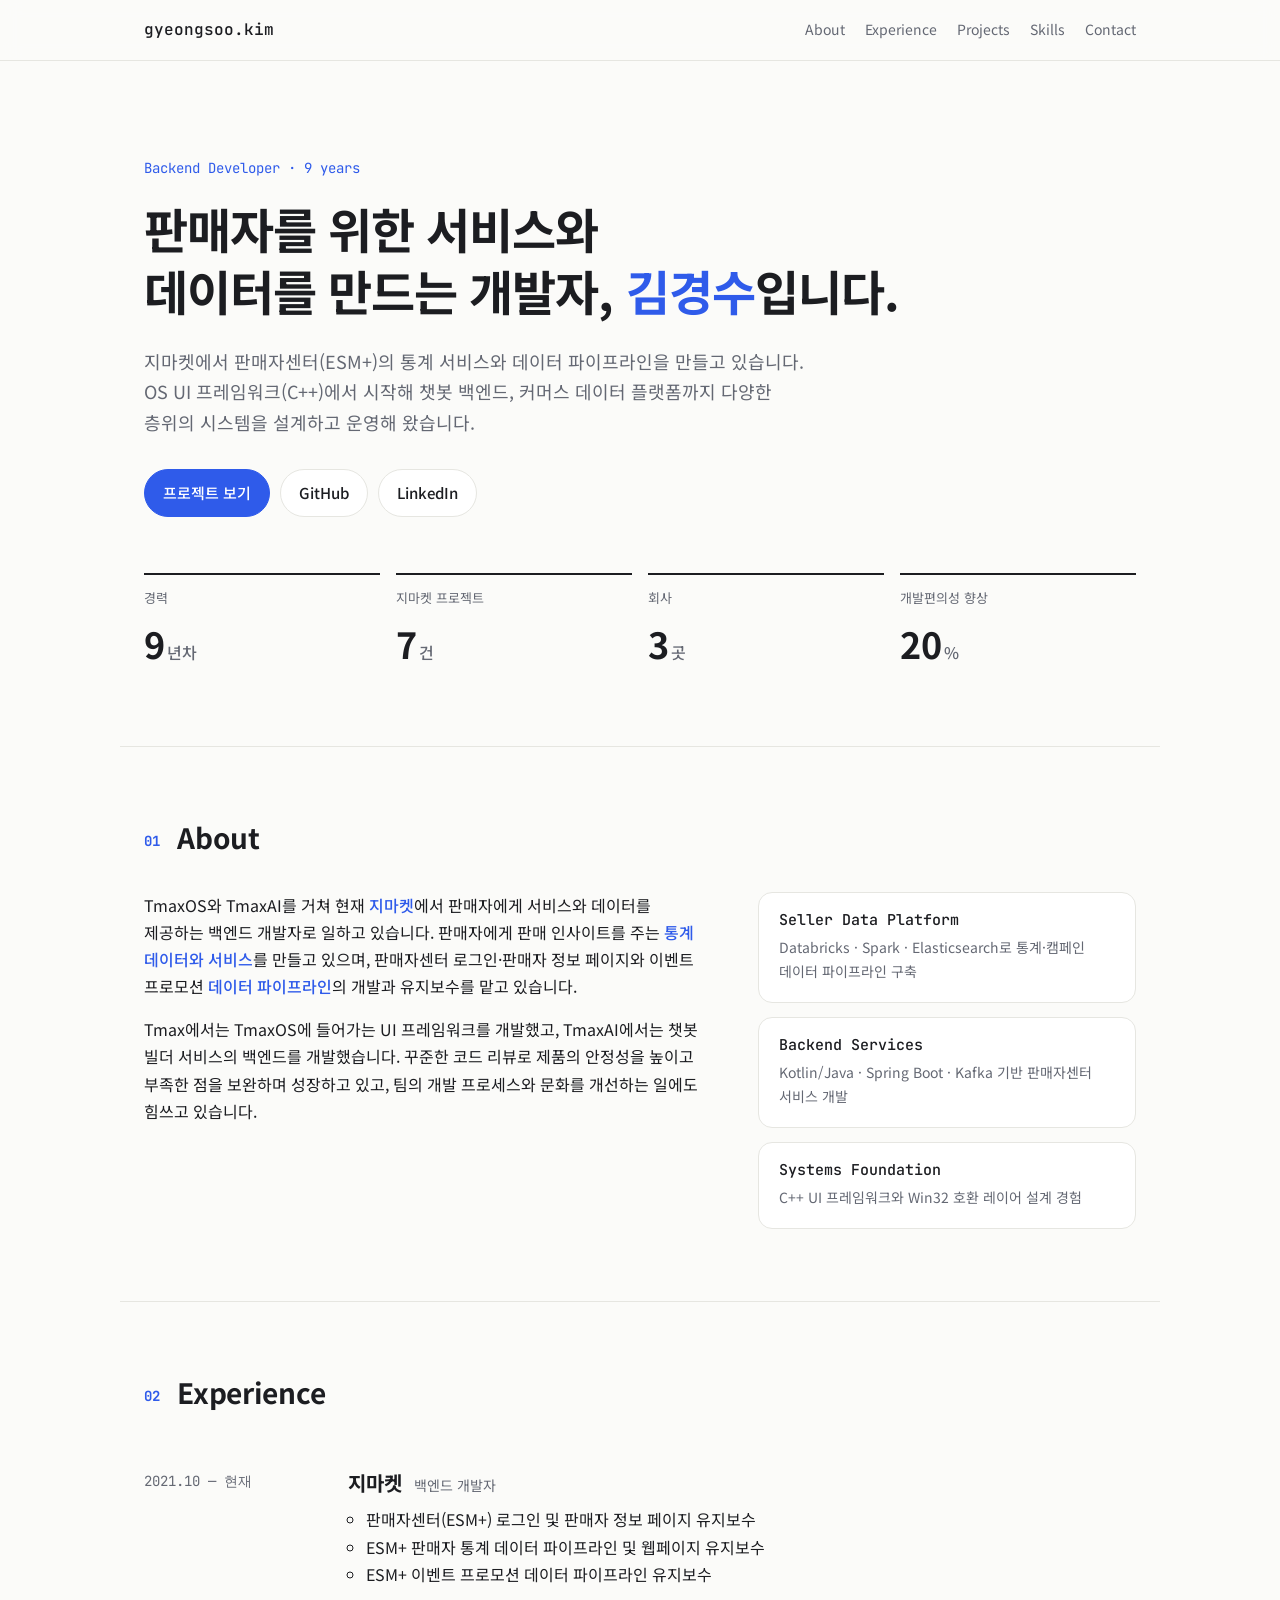
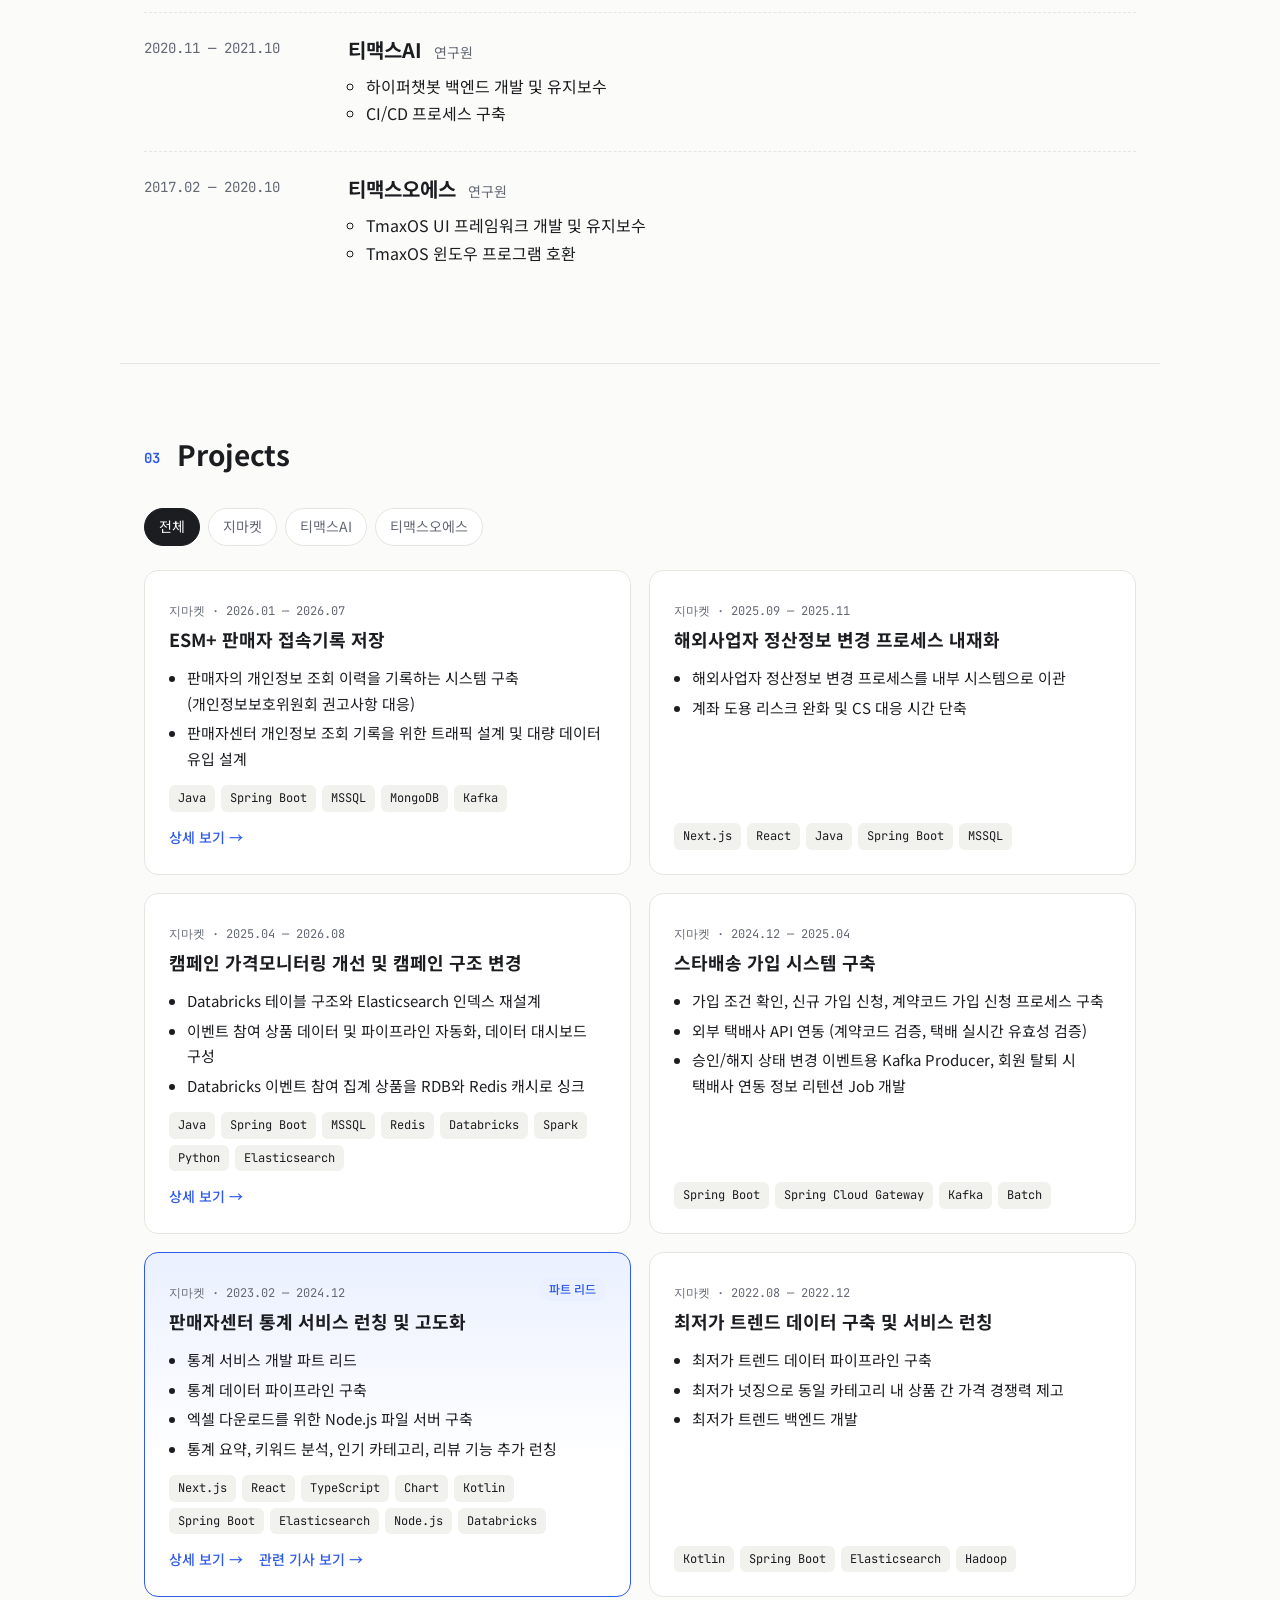
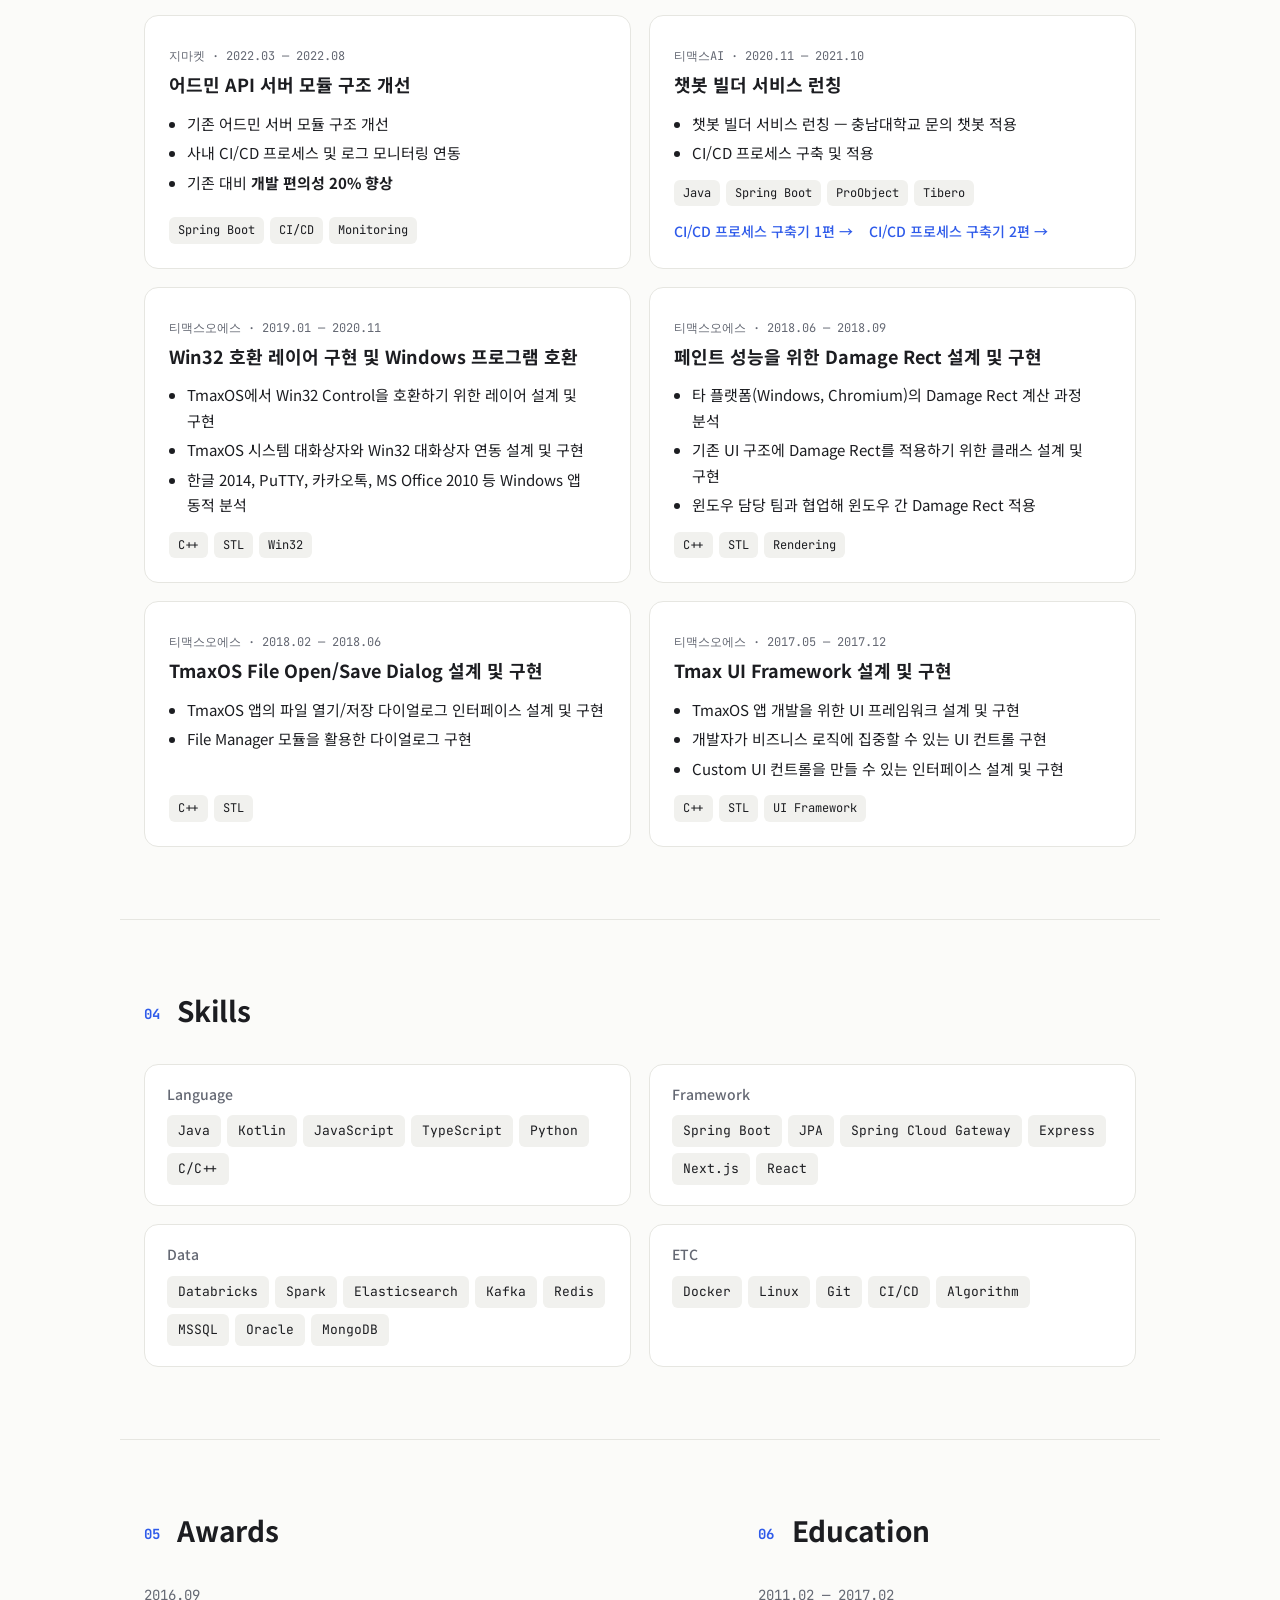
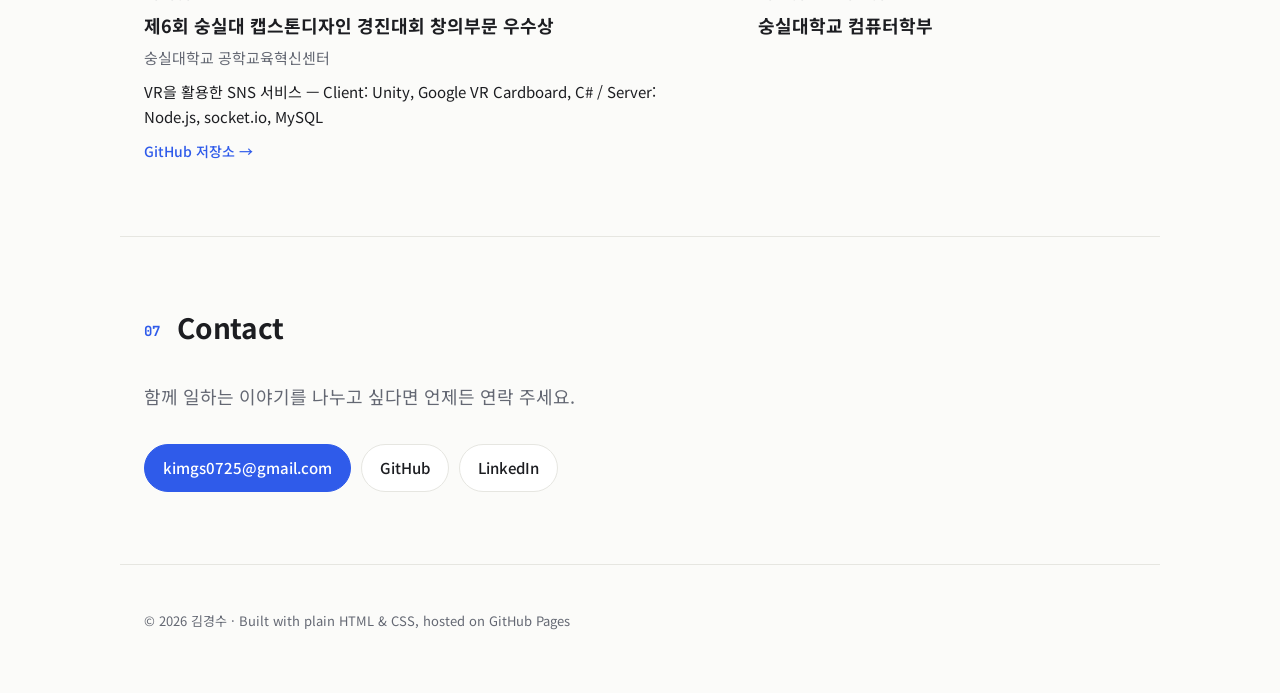
<file: index.html>
<!doctype html>
<html lang="ko">
<head>
  <meta charset="utf-8">
  <meta name="viewport" content="width=device-width, initial-scale=1">
  <title>김경수 | Backend Developer</title>
  <meta name="description" content="9년차 백엔드 개발자 김경수의 포트폴리오. 지마켓 판매자센터 서비스와 데이터 파이프라인, TmaxAI 챗봇 빌더, TmaxOS UI 프레임워크 개발 경험.">
  <meta property="og:title" content="김경수 | Backend Developer">
  <meta property="og:description" content="판매자를 위한 서비스와 데이터를 만드는 9년차 백엔드 개발자">
  <meta property="og:type" content="website">
  <link rel="preconnect" href="https://fonts.googleapis.com">
  <link rel="preconnect" href="https://fonts.gstatic.com" crossorigin>
  <link href="https://fonts.googleapis.com/css2?family=Noto+Sans+KR:wght@400;500;700&family=JetBrains+Mono:wght@400;500&display=swap" rel="stylesheet">
  <link rel="stylesheet" href="style.css">
</head>
<body>
  <header class="nav">
    <div class="container nav-inner">
      <a href="#top" class="logo">gyeongsoo.kim</a>
      <nav>
        <a href="#about">About</a>
        <a href="#experience">Experience</a>
        <a href="#projects">Projects</a>
        <a href="#skills">Skills</a>
        <a href="#contact">Contact</a>
      </nav>
    </div>
  </header>

  <main id="top">
    <!-- HERO -->
    <section class="hero container">
      <p class="eyebrow">Backend Developer · 9 years</p>
      <h1>판매자를 위한 서비스와<br>데이터를 만드는 개발자, <span class="accent">김경수</span>입니다.</h1>
      <p class="lead">
        지마켓에서 판매자센터(ESM+)의 통계 서비스와 데이터 파이프라인을 만들고 있습니다.
        OS UI 프레임워크(C++)에서 시작해 챗봇 백엔드, 커머스 데이터 플랫폼까지
        다양한 층위의 시스템을 설계하고 운영해 왔습니다.
      </p>
      <div class="hero-links">
        <a class="btn primary" href="#projects">프로젝트 보기</a>
        <a class="btn" href="https://github.com/wondsn" target="_blank" rel="noopener">GitHub</a>
        <a class="btn" href="https://www.linkedin.com/in/gyeong-soo-kim-3b603412a" target="_blank" rel="noopener">LinkedIn</a>
      </div>

      <dl class="stats">
        <div><dt>경력</dt><dd>9<span>년차</span></dd></div>
        <div><dt>지마켓 프로젝트</dt><dd>7<span>건</span></dd></div>
        <div><dt>회사</dt><dd>3<span>곳</span></dd></div>
        <div><dt>개발편의성 향상</dt><dd>20<span>%</span></dd></div>
      </dl>
    </section>

    <!-- ABOUT -->
    <section id="about" class="section container">
      <h2 class="section-title"><span>01</span> About</h2>
      <div class="about-grid">
        <div class="about-text">
          <p>
            TmaxOS와 TmaxAI를 거쳐 현재 <strong>지마켓</strong>에서 판매자에게 서비스와 데이터를 제공하는 백엔드 개발자로 일하고 있습니다.
            판매자에게 판매 인사이트를 주는 <strong>통계 데이터와 서비스</strong>를 만들고 있으며,
            판매자센터 로그인·판매자 정보 페이지와 이벤트 프로모션 <strong>데이터 파이프라인</strong>의 개발과 유지보수를 맡고 있습니다.
          </p>
          <p>
            Tmax에서는 TmaxOS에 들어가는 UI 프레임워크를 개발했고, TmaxAI에서는 챗봇 빌더 서비스의 백엔드를 개발했습니다.
            꾸준한 코드 리뷰로 제품의 안정성을 높이고 부족한 점을 보완하며 성장하고 있고,
            팀의 개발 프로세스와 문화를 개선하는 일에도 힘쓰고 있습니다.
          </p>
        </div>
        <ul class="focus-list">
          <li><h3>Seller Data Platform</h3><p>Databricks · Spark · Elasticsearch로 통계·캠페인 데이터 파이프라인 구축</p></li>
          <li><h3>Backend Services</h3><p>Kotlin/Java · Spring Boot · Kafka 기반 판매자센터 서비스 개발</p></li>
          <li><h3>Systems Foundation</h3><p>C++ UI 프레임워크와 Win32 호환 레이어 설계 경험</p></li>
        </ul>
      </div>
    </section>

    <!-- EXPERIENCE -->
    <section id="experience" class="section container">
      <h2 class="section-title"><span>02</span> Experience</h2>
      <ol class="timeline">
        <li>
          <div class="tl-date">2021.10 — 현재</div>
          <div class="tl-body">
            <h3>지마켓 <small>백엔드 개발자</small></h3>
            <ul>
              <li>판매자센터(ESM+) 로그인 및 판매자 정보 페이지 유지보수</li>
              <li>ESM+ 판매자 통계 데이터 파이프라인 및 웹페이지 유지보수</li>
              <li>ESM+ 이벤트 프로모션 데이터 파이프라인 유지보수</li>
            </ul>
          </div>
        </li>
        <li>
          <div class="tl-date">2020.11 — 2021.10</div>
          <div class="tl-body">
            <h3>티맥스AI <small>연구원</small></h3>
            <ul>
              <li>하이퍼챗봇 백엔드 개발 및 유지보수</li>
              <li>CI/CD 프로세스 구축</li>
            </ul>
          </div>
        </li>
        <li>
          <div class="tl-date">2017.02 — 2020.10</div>
          <div class="tl-body">
            <h3>티맥스오에스 <small>연구원</small></h3>
            <ul>
              <li>TmaxOS UI 프레임워크 개발 및 유지보수</li>
              <li>TmaxOS 윈도우 프로그램 호환</li>
            </ul>
          </div>
        </li>
      </ol>
    </section>

    <!-- PROJECTS -->
    <section id="projects" class="section container">
      <h2 class="section-title"><span>03</span> Projects</h2>

      <div class="filters" role="group" aria-label="회사별 필터">
        <button class="chip active" data-filter="all">전체</button>
        <button class="chip" data-filter="gmarket">지마켓</button>
        <button class="chip" data-filter="tmaxai">티맥스AI</button>
        <button class="chip" data-filter="tmaxos">티맥스오에스</button>
      </div>

      <div class="project-grid">
        <article class="card" data-company="gmarket">
          <header>
            <span class="card-meta">지마켓 · 2026.01 — 2026.07</span>
            <h3>ESM+ 판매자 접속기록 저장</h3>
          </header>
          <ul>
            <li>판매자의 개인정보 조회 이력을 기록하는 시스템 구축 (개인정보보호위원회 권고사항 대응)</li>
            <li>판매자센터 개인정보 조회 기록을 위한 트래픽 설계 및 대량 데이터 유입 설계</li>
          </ul>
          <div class="tags"><span>Java</span><span>Spring Boot</span><span>MSSQL</span><span>MongoDB</span><span>Kafka</span></div>
          <a class="card-link detail" href="projects/access-log.html">상세 보기 →</a>
        </article>

        <article class="card" data-company="gmarket">
          <header>
            <span class="card-meta">지마켓 · 2025.09 — 2025.11</span>
            <h3>해외사업자 정산정보 변경 프로세스 내재화</h3>
          </header>
          <ul>
            <li>해외사업자 정산정보 변경 프로세스를 내부 시스템으로 이관</li>
            <li>계좌 도용 리스크 완화 및 CS 대응 시간 단축</li>
          </ul>
          <div class="tags"><span>Next.js</span><span>React</span><span>Java</span><span>Spring Boot</span><span>MSSQL</span></div>
        </article>

        <article class="card" data-company="gmarket">
          <header>
            <span class="card-meta">지마켓 · 2025.04 — 2026.08</span>
            <h3>캠페인 가격모니터링 개선 및 캠페인 구조 변경</h3>
          </header>
          <ul>
            <li>Databricks 테이블 구조와 Elasticsearch 인덱스 재설계</li>
            <li>이벤트 참여 상품 데이터 및 파이프라인 자동화, 데이터 대시보드 구성</li>
            <li>Databricks 이벤트 참여 집계 상품을 RDB와 Redis 캐시로 싱크</li>
          </ul>
          <div class="tags"><span>Java</span><span>Spring Boot</span><span>MSSQL</span><span>Redis</span><span>Databricks</span><span>Spark</span><span>Python</span><span>Elasticsearch</span></div>
          <a class="card-link detail" href="projects/campaign-price.html">상세 보기 →</a>
        </article>

        <article class="card" data-company="gmarket">
          <header>
            <span class="card-meta">지마켓 · 2024.12 — 2025.04</span>
            <h3>스타배송 가입 시스템 구축</h3>
          </header>
          <ul>
            <li>가입 조건 확인, 신규 가입 신청, 계약코드 가입 신청 프로세스 구축</li>
            <li>외부 택배사 API 연동 (계약코드 검증, 택배 실시간 유효성 검증)</li>
            <li>승인/해지 상태 변경 이벤트용 Kafka Producer, 회원 탈퇴 시 택배사 연동 정보 리텐션 Job 개발</li>
          </ul>
          <div class="tags"><span>Spring Boot</span><span>Spring Cloud Gateway</span><span>Kafka</span><span>Batch</span></div>
        </article>

        <article class="card featured" data-company="gmarket">
          <header>
            <span class="card-meta">지마켓 · 2023.02 — 2024.12</span>
            <h3>판매자센터 통계 서비스 런칭 및 고도화</h3>
            <span class="badge">파트 리드</span>
          </header>
          <ul>
            <li>통계 서비스 개발 파트 리드</li>
            <li>통계 데이터 파이프라인 구축</li>
            <li>엑셀 다운로드를 위한 Node.js 파일 서버 구축</li>
            <li>통계 요약, 키워드 분석, 인기 카테고리, 리뷰 기능 추가 런칭</li>
          </ul>
          <div class="tags"><span>Next.js</span><span>React</span><span>TypeScript</span><span>Chart</span><span>Kotlin</span><span>Spring Boot</span><span>Elasticsearch</span><span>Node.js</span><span>Databricks</span></div>
          <div class="card-links">
            <a class="card-link detail" href="projects/seller-stats.html">상세 보기 →</a>
            <a class="card-link" href="https://zdnet.co.kr/view/?no=20240108094346" target="_blank" rel="noopener">관련 기사 보기 →</a>
          </div>
        </article>

        <article class="card" data-company="gmarket">
          <header>
            <span class="card-meta">지마켓 · 2022.08 — 2022.12</span>
            <h3>최저가 트렌드 데이터 구축 및 서비스 런칭</h3>
          </header>
          <ul>
            <li>최저가 트렌드 데이터 파이프라인 구축</li>
            <li>최저가 넛징으로 동일 카테고리 내 상품 간 가격 경쟁력 제고</li>
            <li>최저가 트렌드 백엔드 개발</li>
          </ul>
          <div class="tags"><span>Kotlin</span><span>Spring Boot</span><span>Elasticsearch</span><span>Hadoop</span></div>
        </article>

        <article class="card" data-company="gmarket">
          <header>
            <span class="card-meta">지마켓 · 2022.03 — 2022.08</span>
            <h3>어드민 API 서버 모듈 구조 개선</h3>
          </header>
          <ul>
            <li>기존 어드민 서버 모듈 구조 개선</li>
            <li>사내 CI/CD 프로세스 및 로그 모니터링 연동</li>
            <li>기존 대비 <strong>개발 편의성 20% 향상</strong></li>
          </ul>
          <div class="tags"><span>Spring Boot</span><span>CI/CD</span><span>Monitoring</span></div>
        </article>

        <article class="card" data-company="tmaxai">
          <header>
            <span class="card-meta">티맥스AI · 2020.11 — 2021.10</span>
            <h3>챗봇 빌더 서비스 런칭</h3>
          </header>
          <ul>
            <li>챗봇 빌더 서비스 런칭 — 충남대학교 문의 챗봇 적용</li>
            <li>CI/CD 프로세스 구축 및 적용</li>
          </ul>
          <div class="tags"><span>Java</span><span>Spring Boot</span><span>ProObject</span><span>Tibero</span></div>
          <div class="card-links">
            <a class="card-link" href="https://medium.com/monday-9-pm/ci-cd-%ED%94%84%EB%A1%9C%EC%84%B8%EC%8A%A4-%EA%B5%AC%EC%B6%95%EA%B8%B0-1-f9c91787df23" target="_blank" rel="noopener">CI/CD 프로세스 구축기 1편 →</a>
            <a class="card-link" href="https://medium.com/monday-9-pm/ci-cd-%ED%94%84%EB%A1%9C%EC%84%B8%EC%8A%A4-%EA%B5%AC%EC%B6%95%EA%B8%B0-2-f96b1217279e" target="_blank" rel="noopener">CI/CD 프로세스 구축기 2편 →</a>
          </div>
        </article>

        <article class="card" data-company="tmaxos">
          <header>
            <span class="card-meta">티맥스오에스 · 2019.01 — 2020.11</span>
            <h3>Win32 호환 레이어 구현 및 Windows 프로그램 호환</h3>
          </header>
          <ul>
            <li>TmaxOS에서 Win32 Control을 호환하기 위한 레이어 설계 및 구현</li>
            <li>TmaxOS 시스템 대화상자와 Win32 대화상자 연동 설계 및 구현</li>
            <li>한글 2014, PuTTY, 카카오톡, MS Office 2010 등 Windows 앱 동적 분석</li>
          </ul>
          <div class="tags"><span>C++</span><span>STL</span><span>Win32</span></div>
        </article>

        <article class="card" data-company="tmaxos">
          <header>
            <span class="card-meta">티맥스오에스 · 2018.06 — 2018.09</span>
            <h3>페인트 성능을 위한 Damage Rect 설계 및 구현</h3>
          </header>
          <ul>
            <li>타 플랫폼(Windows, Chromium)의 Damage Rect 계산 과정 분석</li>
            <li>기존 UI 구조에 Damage Rect를 적용하기 위한 클래스 설계 및 구현</li>
            <li>윈도우 담당 팀과 협업해 윈도우 간 Damage Rect 적용</li>
          </ul>
          <div class="tags"><span>C++</span><span>STL</span><span>Rendering</span></div>
        </article>

        <article class="card" data-company="tmaxos">
          <header>
            <span class="card-meta">티맥스오에스 · 2018.02 — 2018.06</span>
            <h3>TmaxOS File Open/Save Dialog 설계 및 구현</h3>
          </header>
          <ul>
            <li>TmaxOS 앱의 파일 열기/저장 다이얼로그 인터페이스 설계 및 구현</li>
            <li>File Manager 모듈을 활용한 다이얼로그 구현</li>
          </ul>
          <div class="tags"><span>C++</span><span>STL</span></div>
        </article>

        <article class="card" data-company="tmaxos">
          <header>
            <span class="card-meta">티맥스오에스 · 2017.05 — 2017.12</span>
            <h3>Tmax UI Framework 설계 및 구현</h3>
          </header>
          <ul>
            <li>TmaxOS 앱 개발을 위한 UI 프레임워크 설계 및 구현</li>
            <li>개발자가 비즈니스 로직에 집중할 수 있는 UI 컨트롤 구현</li>
            <li>Custom UI 컨트롤을 만들 수 있는 인터페이스 설계 및 구현</li>
          </ul>
          <div class="tags"><span>C++</span><span>STL</span><span>UI Framework</span></div>
        </article>
      </div>
    </section>

    <!-- SKILLS -->
    <section id="skills" class="section container">
      <h2 class="section-title"><span>04</span> Skills</h2>
      <div class="skills-grid">
        <div class="skill-group"><h3>Language</h3><div class="tags"><span>Java</span><span>Kotlin</span><span>JavaScript</span><span>TypeScript</span><span>Python</span><span>C/C++</span></div></div>
        <div class="skill-group"><h3>Framework</h3><div class="tags"><span>Spring Boot</span><span>JPA</span><span>Spring Cloud Gateway</span><span>Express</span><span>Next.js</span><span>React</span></div></div>
        <div class="skill-group"><h3>Data</h3><div class="tags"><span>Databricks</span><span>Spark</span><span>Elasticsearch</span><span>Kafka</span><span>Redis</span><span>MSSQL</span><span>Oracle</span><span>MongoDB</span></div></div>
        <div class="skill-group"><h3>ETC</h3><div class="tags"><span>Docker</span><span>Linux</span><span>Git</span><span>CI/CD</span><span>Algorithm</span></div></div>
      </div>
    </section>

    <!-- AWARDS & EDUCATION -->
    <section class="section container two-col">
      <div>
        <h2 class="section-title"><span>05</span> Awards</h2>
        <div class="plain-item">
          <div class="tl-date">2016.09</div>
          <h3>제6회 숭실대 캡스톤디자인 경진대회 창의부문 우수상</h3>
          <p class="muted">숭실대학교 공학교육혁신센터</p>
          <p>VR을 활용한 SNS 서비스 — Client: Unity, Google VR Cardboard, C# / Server: Node.js, socket.io, MySQL</p>
          <a class="card-link" href="https://github.com/wondsn/vrsns" target="_blank" rel="noopener">GitHub 저장소 →</a>
        </div>
      </div>
      <div>
        <h2 class="section-title"><span>06</span> Education</h2>
        <div class="plain-item">
          <div class="tl-date">2011.02 — 2017.02</div>
          <h3>숭실대학교 컴퓨터학부</h3>
        </div>
      </div>
    </section>

    <!-- CONTACT -->
    <section id="contact" class="section container contact">
      <h2 class="section-title"><span>07</span> Contact</h2>
      <p class="lead">함께 일하는 이야기를 나누고 싶다면 언제든 연락 주세요.</p>
      <div class="hero-links">
        <a class="btn primary" href="mailto:kimgs0725@gmail.com">kimgs0725@gmail.com</a>
        <a class="btn" href="https://github.com/wondsn" target="_blank" rel="noopener">GitHub</a>
        <a class="btn" href="https://www.linkedin.com/in/gyeong-soo-kim-3b603412a" target="_blank" rel="noopener">LinkedIn</a>
      </div>
    </section>
  </main>

  <footer class="footer container">
    <p>© 2026 김경수 · Built with plain HTML &amp; CSS, hosted on GitHub Pages</p>
  </footer>

  <script>
    // 회사별 프로젝트 필터
    document.querySelectorAll('.filters .chip').forEach(function (btn) {
      btn.addEventListener('click', function () {
        document.querySelectorAll('.filters .chip').forEach(function (b) { b.classList.remove('active'); });
        btn.classList.add('active');
        var f = btn.dataset.filter;
        document.querySelectorAll('.project-grid .card').forEach(function (card) {
          card.hidden = !(f === 'all' || card.dataset.company === f);
        });
      });
    });
  </script>
</body>
</html>
</file>
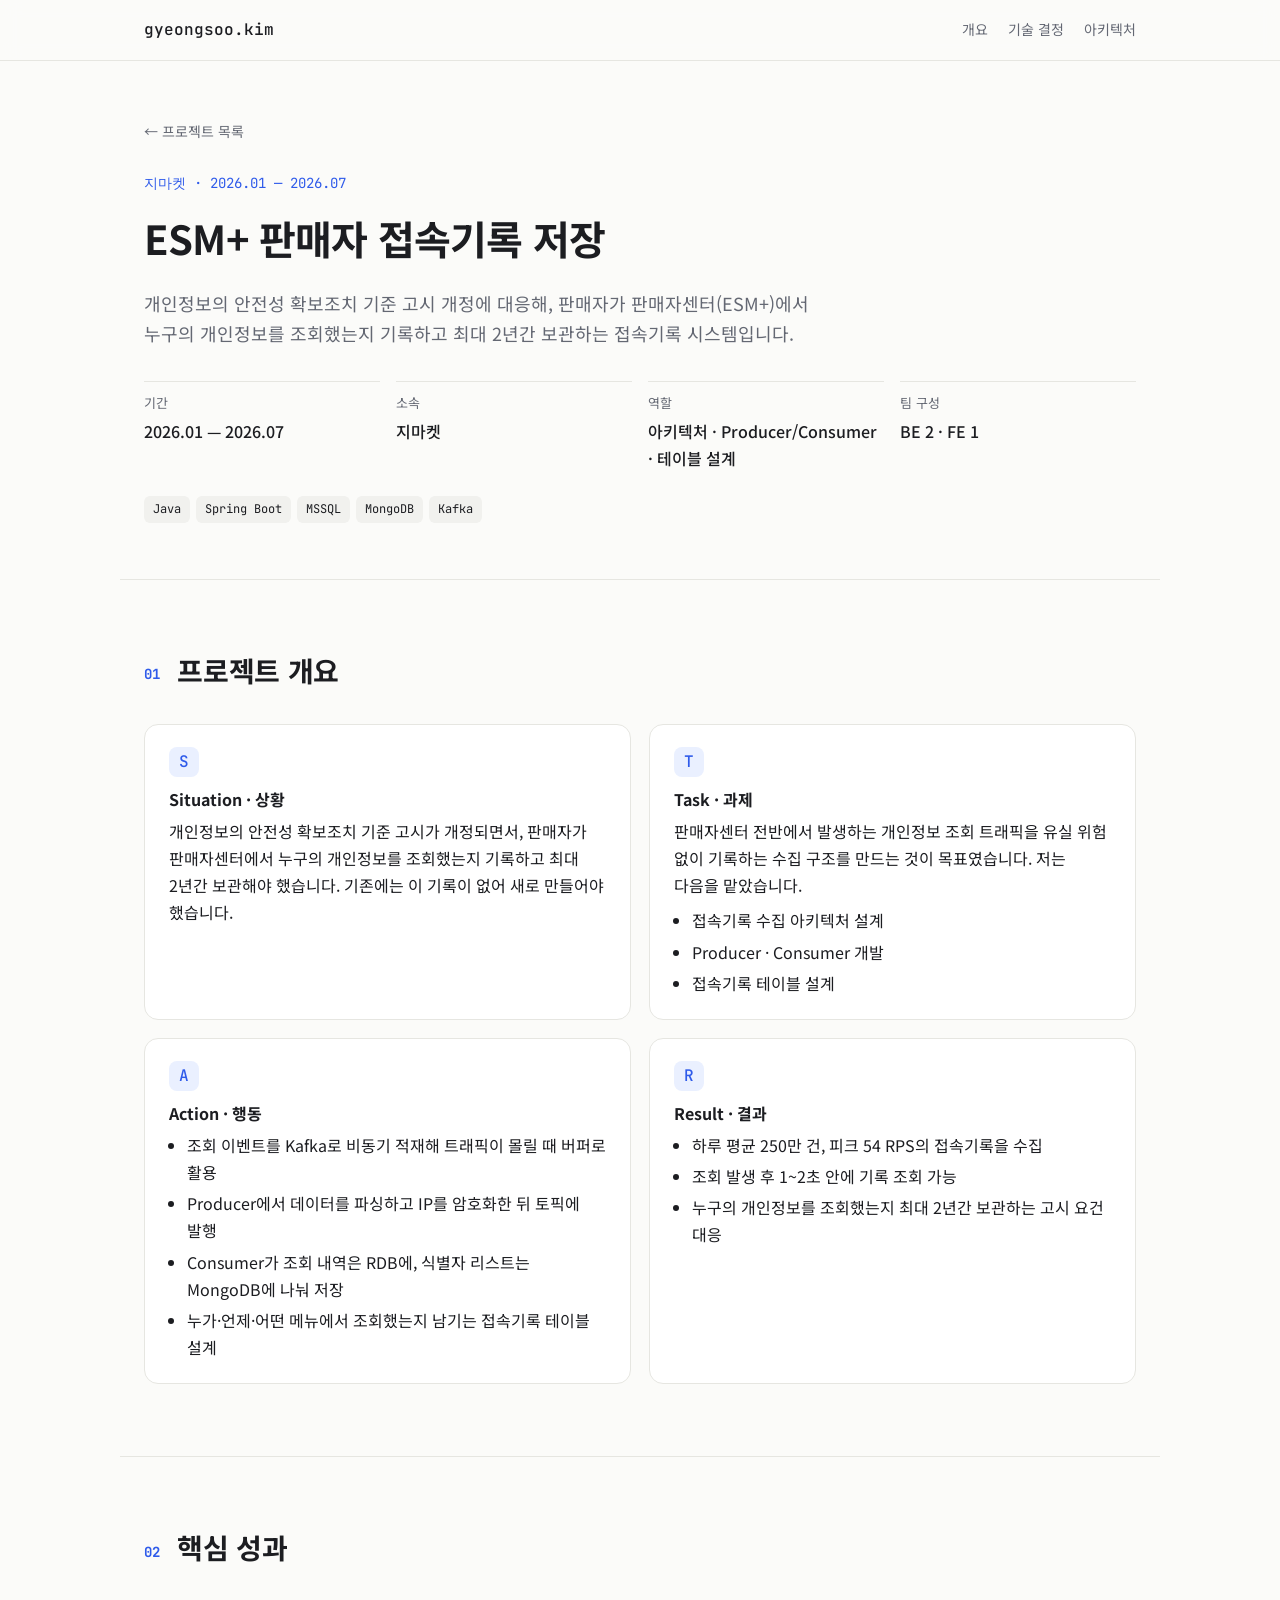
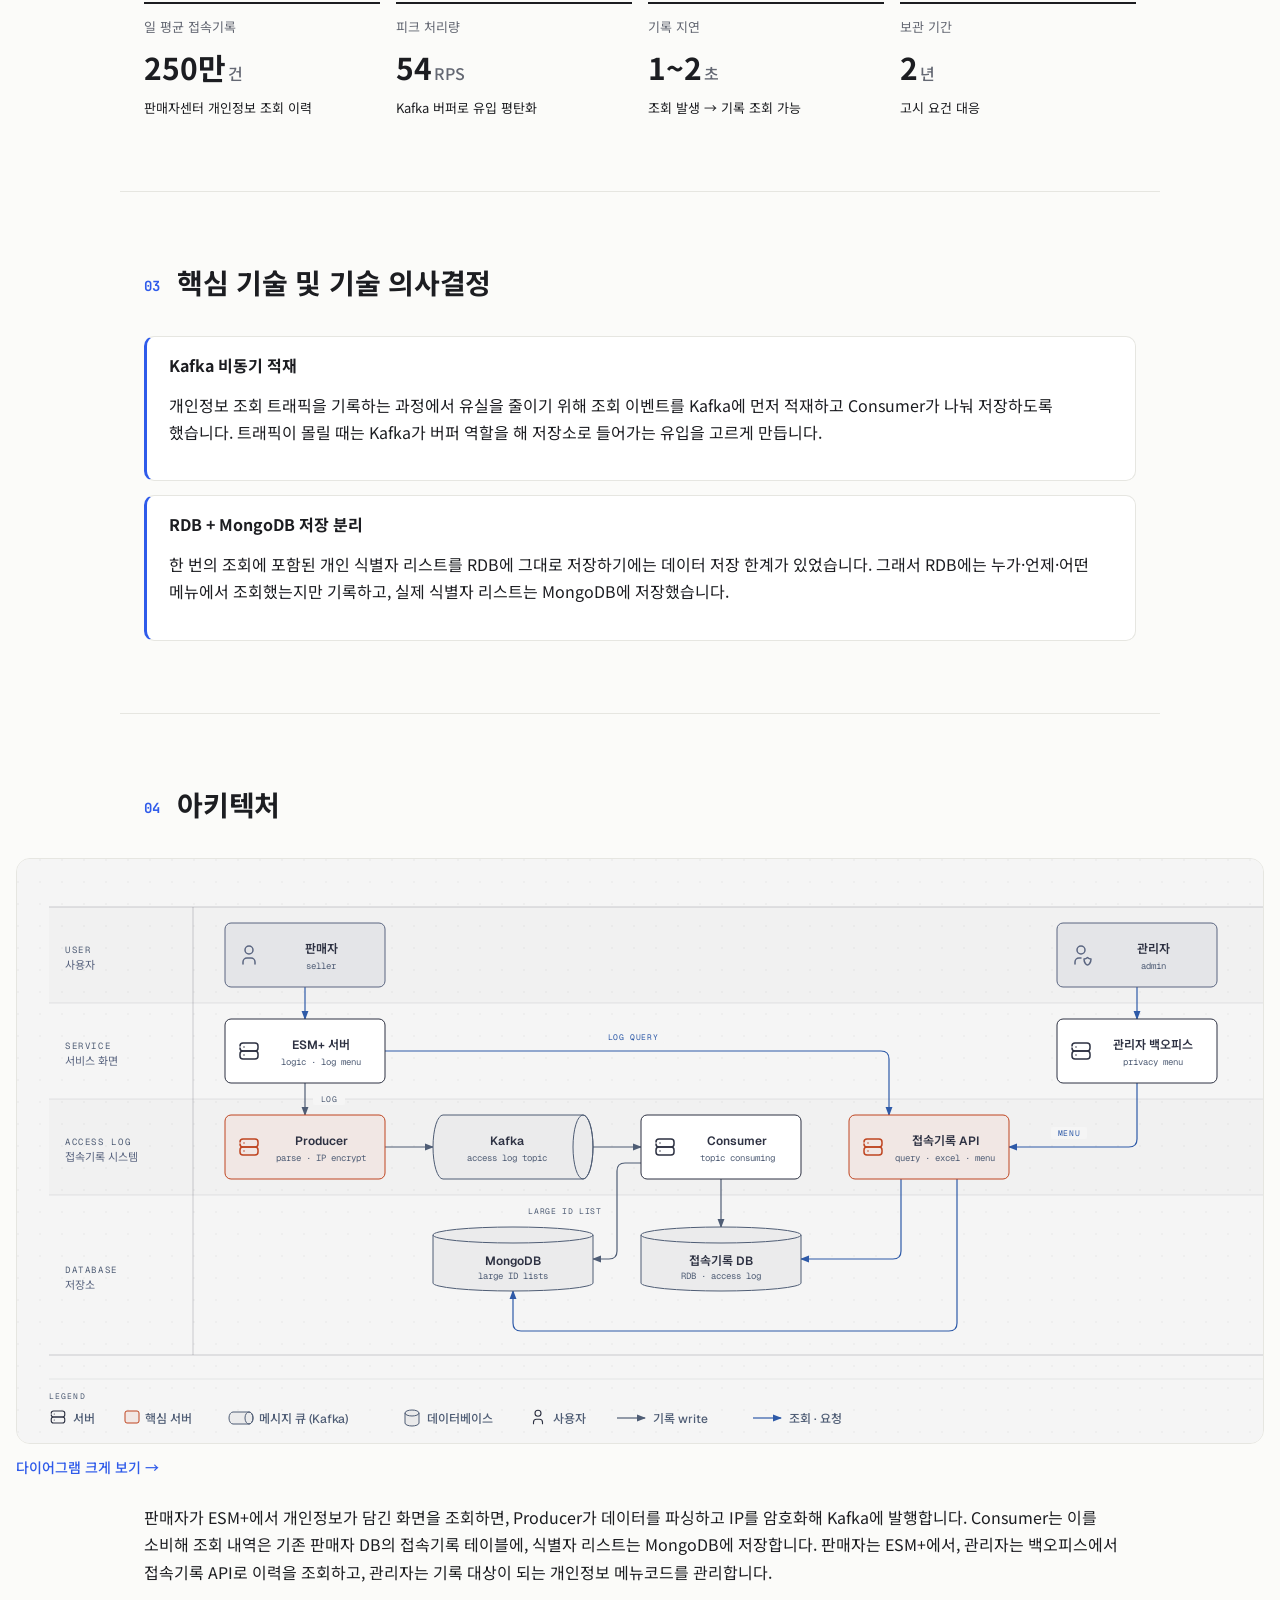
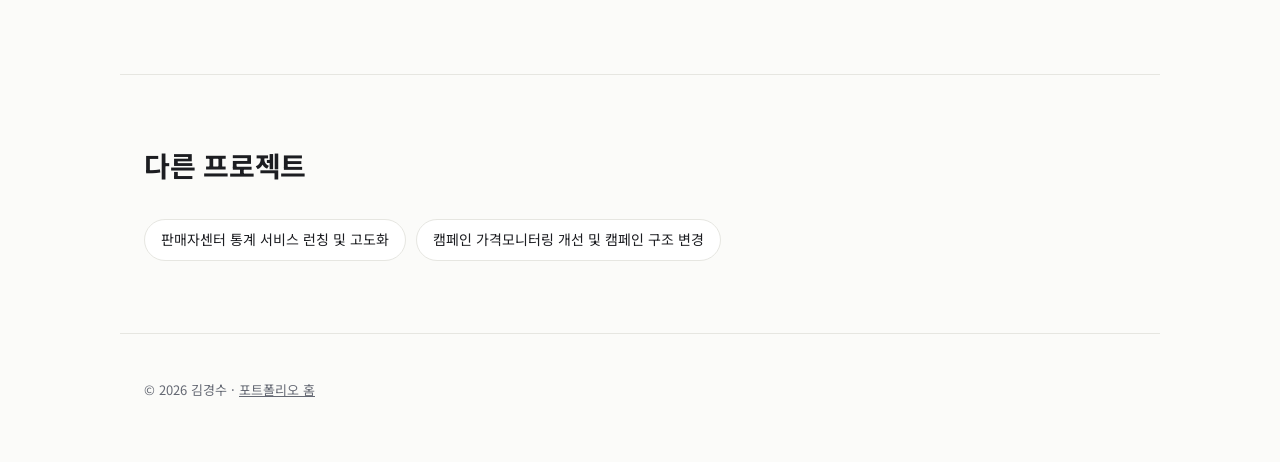
<file: projects/access-log.html>
<!doctype html>
<html lang="ko">
<head>
  <meta charset="utf-8">
  <meta name="viewport" content="width=device-width, initial-scale=1">
  <title>ESM+ 판매자 접속기록 저장 | 김경수</title>
  <meta name="description" content="ESM+ 판매자 접속기록 저장 프로젝트 상세 — 김경수 포트폴리오">
  <link rel="preconnect" href="https://fonts.googleapis.com">
  <link rel="preconnect" href="https://fonts.gstatic.com" crossorigin>
  <link href="https://fonts.googleapis.com/css2?family=Noto+Sans+KR:wght@400;500;700&family=JetBrains+Mono:wght@400;500&display=swap" rel="stylesheet">
  <link href="https://fonts.googleapis.com/css2?family=Geist:wght@400;500;600&family=Geist+Mono:wght@400;500;600&family=Instrument+Serif:ital@0;1&display=swap" rel="stylesheet">
  <link rel="stylesheet" href="../style.css">
  <link rel="stylesheet" href="project.css">
</head>
<body>
  <header class="nav">
    <div class="container nav-inner">
      <a href="../index.html" class="logo">gyeongsoo.kim</a>
      <nav>
        <a href="#overview">개요</a>
        <a href="#tech">기술 결정</a>
        <a href="#architecture">아키텍처</a>
      </nav>
    </div>
  </header>

  <main>
    <section class="project-hero container">
      <a class="back" href="../index.html#projects">← 프로젝트 목록</a>
      <p class="eyebrow">지마켓 · 2026.01 — 2026.07</p>
      <h1>ESM+ 판매자 접속기록 저장</h1>
      <p class="lead">개인정보의 안전성 확보조치 기준 고시 개정에 대응해, 판매자가 판매자센터(ESM+)에서 누구의 개인정보를 조회했는지 기록하고 최대 2년간 보관하는 접속기록 시스템입니다.</p>
      <dl class="meta">
        <div><dt>기간</dt><dd>2026.01 — 2026.07</dd></div>
        <div><dt>소속</dt><dd>지마켓</dd></div>
        <div><dt>역할</dt><dd>아키텍처 · Producer/Consumer · 테이블 설계</dd></div>
        <div><dt>팀 구성</dt><dd>BE 2 · FE 1</dd></div>
      </dl>
      <div class="tags"><span>Java</span><span>Spring Boot</span><span>MSSQL</span><span>MongoDB</span><span>Kafka</span></div>
    </section>

    <section id="overview" class="section container">
      <h2 class="section-title"><span>01</span> 프로젝트 개요</h2>
      <div class="star-grid">
          <div class="star-item">
            <span class="star-key">S</span>
            <h3>Situation · 상황</h3>
            <p>개인정보의 안전성 확보조치 기준 고시가 개정되면서, 판매자가 판매자센터에서 누구의 개인정보를 조회했는지 기록하고 최대 2년간 보관해야 했습니다. 기존에는 이 기록이 없어 새로 만들어야 했습니다.</p>
          </div>
          <div class="star-item">
            <span class="star-key">T</span>
            <h3>Task · 과제</h3>
            <p>판매자센터 전반에서 발생하는 개인정보 조회 트래픽을 유실 위험 없이 기록하는 수집 구조를 만드는 것이 목표였습니다. 저는 다음을 맡았습니다.</p>
            <ul class="star-list"><li>접속기록 수집 아키텍처 설계</li><li>Producer · Consumer 개발</li><li>접속기록 테이블 설계</li></ul>
          </div>
          <div class="star-item">
            <span class="star-key">A</span>
            <h3>Action · 행동</h3>
            <ul class="star-list"><li>조회 이벤트를 Kafka로 비동기 적재해 트래픽이 몰릴 때 버퍼로 활용</li><li>Producer에서 데이터를 파싱하고 IP를 암호화한 뒤 토픽에 발행</li><li>Consumer가 조회 내역은 RDB에, 식별자 리스트는 MongoDB에 나눠 저장</li><li>누가·언제·어떤 메뉴에서 조회했는지 남기는 접속기록 테이블 설계</li></ul>
          </div>
          <div class="star-item">
            <span class="star-key">R</span>
            <h3>Result · 결과</h3>
            <ul class="star-list"><li>하루 평균 250만 건, 피크 54 RPS의 접속기록을 수집</li><li>조회 발생 후 1~2초 안에 기록 조회 가능</li><li>누구의 개인정보를 조회했는지 최대 2년간 보관하는 고시 요건 대응</li></ul>
          </div>
      </div>
    </section>

    <section id="metrics" class="section container">
      <h2 class="section-title"><span>02</span> 핵심 성과</h2>
      <dl class="stats metrics four">
          <div><dt>일 평균 접속기록</dt><dd>250만<span>건</span></dd><p>판매자센터 개인정보 조회 이력</p></div>
          <div><dt>피크 처리량</dt><dd>54<span>RPS</span></dd><p>Kafka 버퍼로 유입 평탄화</p></div>
          <div><dt>기록 지연</dt><dd>1~2<span>초</span></dd><p>조회 발생 → 기록 조회 가능</p></div>
          <div><dt>보관 기간</dt><dd>2<span>년</span></dd><p>고시 요건 대응</p></div>
      </dl>
    </section>

    <section id="tech" class="section container">
      <h2 class="section-title"><span>03</span> 핵심 기술 및 기술 의사결정</h2>
      <ul class="decision-list">
          <li>
            <h3>Kafka 비동기 적재</h3>
            <p>개인정보 조회 트래픽을 기록하는 과정에서 유실을 줄이기 위해 조회 이벤트를 Kafka에 먼저 적재하고 Consumer가 나눠 저장하도록 했습니다. 트래픽이 몰릴 때는 Kafka가 버퍼 역할을 해 저장소로 들어가는 유입을 고르게 만듭니다.</p>
          </li>
          <li>
            <h3>RDB + MongoDB 저장 분리</h3>
            <p>한 번의 조회에 포함된 개인 식별자 리스트를 RDB에 그대로 저장하기에는 데이터 저장 한계가 있었습니다. 그래서 RDB에는 누가·언제·어떤 메뉴에서 조회했는지만 기록하고, 실제 식별자 리스트는 MongoDB에 저장했습니다.</p>
          </li>
      </ul>
    </section>

    <section id="architecture" class="section container">
      <h2 class="section-title"><span>04</span> 아키텍처</h2>
      <figure class="arch">
        <div class="diagram-container">
<svg viewBox="0 0 1280 584" xmlns="http://www.w3.org/2000/svg" role="img" aria-labelledby="access-log-architecture-title access-log-architecture-desc" style="min-width:1280px">
<title id="access-log-architecture-title">판매자 개인정보 접속기록 아키텍처</title>
<desc id="access-log-architecture-desc">ESM+ 서버가 남긴 개인정보 접속기록을 Producer가 파싱하고 IP를 암호화해 Kafka로 보내고, Consumer가 접속기록 DB와 MongoDB에 저장하며, 접속기록 API가 판매자 조회와 관리자 메뉴 관리를 처리하는 구조.</desc>
<defs>
<marker id="access-log-architecture-arrow" markerWidth="8" markerHeight="6" refX="7" refY="3" orient="auto-start-reverse"><polygon points="0 0, 8 3, 0 6" fill="#4f5d75"/></marker>
<marker id="access-log-architecture-arrow-link" markerWidth="8" markerHeight="6" refX="7" refY="3" orient="auto-start-reverse"><polygon points="0 0, 8 3, 0 6" fill="#2e5aa8"/></marker>
<pattern id="access-log-architecture-dots" width="22" height="22" patternUnits="userSpaceOnUse"><circle cx="1" cy="1" r="0.9" fill="rgba(45,49,66,0.10)"/></pattern>
</defs>
<rect width="100%" height="100%" fill="#f5f5f5"/>
<rect width="100%" height="100%" fill="url(#access-log-architecture-dots)" opacity="0.55"/>
<!-- Zones -->
<rect x="32" y="48" width="1216" height="96" fill="rgba(45,49,66,0.018)"/>
<line x1="32" y1="48" x2="1248" y2="48" stroke="rgba(45,49,66,0.22)" stroke-width="1"/>
<text x="48" y="94" fill="#4f5d75" font-size="9" font-family="'Geist Mono', monospace" letter-spacing="0.18em">USER</text>
<text x="48" y="110" fill="#5a6580" font-size="11" font-family="'Geist', 'Noto Sans KR', 'Malgun Gothic', sans-serif">사용자</text>
<line x1="32" y1="144" x2="1248" y2="144" stroke="rgba(45,49,66,0.1)" stroke-width="1"/>
<text x="48" y="190" fill="#4f5d75" font-size="9" font-family="'Geist Mono', monospace" letter-spacing="0.18em">SERVICE</text>
<text x="48" y="206" fill="#5a6580" font-size="11" font-family="'Geist', 'Noto Sans KR', 'Malgun Gothic', sans-serif">서비스 화면</text>
<rect x="32" y="240" width="1216" height="96" fill="rgba(45,49,66,0.018)"/>
<line x1="32" y1="240" x2="1248" y2="240" stroke="rgba(45,49,66,0.1)" stroke-width="1"/>
<text x="48" y="286" fill="#4f5d75" font-size="9" font-family="'Geist Mono', monospace" letter-spacing="0.18em">ACCESS LOG</text>
<text x="48" y="302" fill="#5a6580" font-size="11" font-family="'Geist', 'Noto Sans KR', 'Malgun Gothic', sans-serif">접속기록 시스템</text>
<line x1="32" y1="336" x2="1248" y2="336" stroke="rgba(45,49,66,0.1)" stroke-width="1"/>
<text x="48" y="414" fill="#4f5d75" font-size="9" font-family="'Geist Mono', monospace" letter-spacing="0.18em">DATABASE</text>
<text x="48" y="430" fill="#5a6580" font-size="11" font-family="'Geist', 'Noto Sans KR', 'Malgun Gothic', sans-serif">저장소</text>
<line x1="32" y1="496" x2="1248" y2="496" stroke="rgba(45,49,66,0.22)" stroke-width="1"/>
<line x1="176" y1="48" x2="176" y2="496" stroke="rgba(45,49,66,0.22)" stroke-width="1"/>
<!-- Arrows (drawn before nodes) -->
<path d="M 288,128 V 160" fill="none" stroke="#2e5aa8" stroke-width="1.2" marker-end="url(#access-log-architecture-arrow-link)"/>
<path d="M 1120,128 V 160" fill="none" stroke="#2e5aa8" stroke-width="1.2" marker-end="url(#access-log-architecture-arrow-link)"/>
<path d="M 288,224 V 256" fill="none" stroke="#4f5d75" stroke-width="1.2" marker-end="url(#access-log-architecture-arrow)"/>
<path d="M 368,288 H 416" fill="none" stroke="#4f5d75" stroke-width="1.2" marker-end="url(#access-log-architecture-arrow)"/>
<path d="M 576,288 H 624" fill="none" stroke="#4f5d75" stroke-width="1.2" marker-end="url(#access-log-architecture-arrow)"/>
<path d="M 704,320 V 368" fill="none" stroke="#4f5d75" stroke-width="1.2" marker-end="url(#access-log-architecture-arrow)"/>
<path d="M 624,304 H 608 Q 600,304 600,312 V 392 Q 600,400 592,400 H 576" fill="none" stroke="#4f5d75" stroke-width="1.2" marker-end="url(#access-log-architecture-arrow)"/>
<path d="M 368,192 H 864 Q 872,192 872,200 V 256" fill="none" stroke="#2e5aa8" stroke-width="1.2" marker-end="url(#access-log-architecture-arrow-link)"/>
<path d="M 1120,224 V 280 Q 1120,288 1112,288 H 992" fill="none" stroke="#2e5aa8" stroke-width="1.2" marker-end="url(#access-log-architecture-arrow-link)"/>
<path d="M 884,320 V 392 Q 884,400 876,400 H 784" fill="none" stroke="#2e5aa8" stroke-width="1.2" marker-end="url(#access-log-architecture-arrow-link)"/>
<path d="M 940,320 V 464 Q 940,472 932,472 H 504 Q 496,472 496,464 V 432" fill="none" stroke="#2e5aa8" stroke-width="1.2" marker-end="url(#access-log-architecture-arrow-link)"/>
<!-- Arrow labels -->
<rect x="296" y="234" width="32" height="12" rx="2" fill="#f5f5f5"/>
<text x="312" y="243" fill="#4f5d75" font-size="8" font-family="'Geist Mono', monospace" text-anchor="middle" letter-spacing="0.08em">LOG</text>
<rect x="504" y="346" width="88" height="12" rx="2" fill="#f5f5f5"/>
<text x="548" y="355" fill="#4f5d75" font-size="8" font-family="'Geist Mono', monospace" text-anchor="middle" letter-spacing="0.08em">LARGE ID LIST</text>
<rect x="584" y="172" width="64" height="12" rx="2" fill="#f5f5f5"/>
<text x="616" y="181" fill="#2e5aa8" font-size="8" font-family="'Geist Mono', monospace" text-anchor="middle" letter-spacing="0.08em">LOG QUERY</text>
<rect x="1034" y="268" width="36" height="12" rx="2" fill="#f5f5f5"/>
<text x="1052" y="277" fill="#2e5aa8" font-size="8" font-family="'Geist Mono', monospace" text-anchor="middle" letter-spacing="0.08em">MENU</text>
<!-- Nodes -->
<rect x="208" y="64" width="160" height="64" rx="6" fill="#f5f5f5"/>
<rect x="208" y="64" width="160" height="64" rx="6" fill="rgba(79,93,117,0.10)" stroke="#5a6580" stroke-width="1"/>
<g transform="translate(220,84) scale(1)" fill="none" stroke="#5a6580" stroke-width="1.5" stroke-linecap="round" stroke-linejoin="round" aria-hidden="true"><path d="M8 7a4 4 0 1 0 8 0a4 4 0 0 0 -8 0" /> <path d="M6 21v-2a4 4 0 0 1 4 -4h4a4 4 0 0 1 4 4v2" /></g>
<text x="304" y="94" fill="#2d3142" font-size="12" font-weight="600" font-family="'Geist', 'Noto Sans KR', 'Malgun Gothic', sans-serif" text-anchor="middle">판매자</text>
<text x="304" y="110" fill="#4f5d75" font-size="9" font-family="'Geist Mono', monospace" text-anchor="middle">seller</text>
<rect x="1040" y="64" width="160" height="64" rx="6" fill="#f5f5f5"/>
<rect x="1040" y="64" width="160" height="64" rx="6" fill="rgba(79,93,117,0.10)" stroke="#5a6580" stroke-width="1"/>
<g transform="translate(1052,84) scale(1)" fill="none" stroke="#5a6580" stroke-width="1.5" stroke-linecap="round" stroke-linejoin="round" aria-hidden="true"><path d="M6 21v-2a4 4 0 0 1 4 -4h2" /> <path d="M22 16c0 4 -2.5 6 -3.5 6s-3.5 -2 -3.5 -6c1 0 2.5 -.5 3.5 -1.5c1 1 2.5 1.5 3.5 1.5" /> <path d="M8 7a4 4 0 1 0 8 0a4 4 0 0 0 -8 0" /></g>
<text x="1136" y="94" fill="#2d3142" font-size="12" font-weight="600" font-family="'Geist', 'Noto Sans KR', 'Malgun Gothic', sans-serif" text-anchor="middle">관리자</text>
<text x="1136" y="110" fill="#4f5d75" font-size="9" font-family="'Geist Mono', monospace" text-anchor="middle">admin</text>
<rect x="208" y="160" width="160" height="64" rx="6" fill="#f5f5f5"/>
<rect x="208" y="160" width="160" height="64" rx="6" fill="#ffffff" stroke="#2d3142" stroke-width="1"/>
<g transform="translate(220,180) scale(1)" fill="none" stroke="#2d3142" stroke-width="1.5" stroke-linecap="round" stroke-linejoin="round" aria-hidden="true"><path d="M3 7a3 3 0 0 1 3 -3h12a3 3 0 0 1 3 3v2a3 3 0 0 1 -3 3h-12a3 3 0 0 1 -3 -3" /> <path d="M3 15a3 3 0 0 1 3 -3h12a3 3 0 0 1 3 3v2a3 3 0 0 1 -3 3h-12a3 3 0 0 1 -3 -3l0 -2" /> <path d="M7 8l0 .01" /> <path d="M7 16l0 .01" /></g>
<text x="304" y="190" fill="#2d3142" font-size="12" font-weight="600" font-family="'Geist', 'Noto Sans KR', 'Malgun Gothic', sans-serif" text-anchor="middle">ESM+ 서버</text>
<text x="304" y="206" fill="#4f5d75" font-size="9" font-family="'Geist Mono', monospace" text-anchor="middle">logic · log menu</text>
<rect x="1040" y="160" width="160" height="64" rx="6" fill="#f5f5f5"/>
<rect x="1040" y="160" width="160" height="64" rx="6" fill="#ffffff" stroke="#2d3142" stroke-width="1"/>
<g transform="translate(1052,180) scale(1)" fill="none" stroke="#2d3142" stroke-width="1.5" stroke-linecap="round" stroke-linejoin="round" aria-hidden="true"><path d="M3 7a3 3 0 0 1 3 -3h12a3 3 0 0 1 3 3v2a3 3 0 0 1 -3 3h-12a3 3 0 0 1 -3 -3" /> <path d="M3 15a3 3 0 0 1 3 -3h12a3 3 0 0 1 3 3v2a3 3 0 0 1 -3 3h-12a3 3 0 0 1 -3 -3l0 -2" /> <path d="M7 8l0 .01" /> <path d="M7 16l0 .01" /></g>
<text x="1136" y="190" fill="#2d3142" font-size="12" font-weight="600" font-family="'Geist', 'Noto Sans KR', 'Malgun Gothic', sans-serif" text-anchor="middle">관리자 백오피스</text>
<text x="1136" y="206" fill="#4f5d75" font-size="9" font-family="'Geist Mono', monospace" text-anchor="middle">privacy menu</text>
<rect x="208" y="256" width="160" height="64" rx="6" fill="#f5f5f5"/>
<rect x="208" y="256" width="160" height="64" rx="6" fill="rgba(191,69,32,0.08)" stroke="#bf4520" stroke-width="1"/>
<g transform="translate(220,276) scale(1)" fill="none" stroke="#bf4520" stroke-width="1.5" stroke-linecap="round" stroke-linejoin="round" aria-hidden="true"><path d="M3 7a3 3 0 0 1 3 -3h12a3 3 0 0 1 3 3v2a3 3 0 0 1 -3 3h-12a3 3 0 0 1 -3 -3" /> <path d="M3 15a3 3 0 0 1 3 -3h12a3 3 0 0 1 3 3v2a3 3 0 0 1 -3 3h-12a3 3 0 0 1 -3 -3l0 -2" /> <path d="M7 8l0 .01" /> <path d="M7 16l0 .01" /></g>
<text x="304" y="286" fill="#2d3142" font-size="12" font-weight="600" font-family="'Geist', 'Noto Sans KR', 'Malgun Gothic', sans-serif" text-anchor="middle">Producer</text>
<text x="304" y="302" fill="#4f5d75" font-size="9" font-family="'Geist Mono', monospace" text-anchor="middle">parse · IP encrypt</text>
<path d="M 426,256 H 566 A 10,32 0 0 1 566,320 H 426 A 10,32 0 0 1 426,256 Z" fill="#f5f5f5"/>
<path d="M 426,256 H 566 A 10,32 0 0 1 566,320 H 426 A 10,32 0 0 1 426,256 Z" fill="rgba(45,49,66,0.05)" stroke="#4f5d75" stroke-width="1"/>
<ellipse cx="566" cy="288" rx="10" ry="32" fill="none" stroke="#4f5d75" stroke-width="1"/>
<text x="490" y="286" fill="#2d3142" font-size="12" font-weight="600" font-family="'Geist', 'Noto Sans KR', 'Malgun Gothic', sans-serif" text-anchor="middle">Kafka</text>
<text x="490" y="302" fill="#4f5d75" font-size="9" font-family="'Geist Mono', monospace" text-anchor="middle">access log topic</text>
<rect x="624" y="256" width="160" height="64" rx="6" fill="#f5f5f5"/>
<rect x="624" y="256" width="160" height="64" rx="6" fill="#ffffff" stroke="#2d3142" stroke-width="1"/>
<g transform="translate(636,276) scale(1)" fill="none" stroke="#2d3142" stroke-width="1.5" stroke-linecap="round" stroke-linejoin="round" aria-hidden="true"><path d="M3 7a3 3 0 0 1 3 -3h12a3 3 0 0 1 3 3v2a3 3 0 0 1 -3 3h-12a3 3 0 0 1 -3 -3" /> <path d="M3 15a3 3 0 0 1 3 -3h12a3 3 0 0 1 3 3v2a3 3 0 0 1 -3 3h-12a3 3 0 0 1 -3 -3l0 -2" /> <path d="M7 8l0 .01" /> <path d="M7 16l0 .01" /></g>
<text x="720" y="286" fill="#2d3142" font-size="12" font-weight="600" font-family="'Geist', 'Noto Sans KR', 'Malgun Gothic', sans-serif" text-anchor="middle">Consumer</text>
<text x="720" y="302" fill="#4f5d75" font-size="9" font-family="'Geist Mono', monospace" text-anchor="middle">topic consuming</text>
<rect x="832" y="256" width="160" height="64" rx="6" fill="#f5f5f5"/>
<rect x="832" y="256" width="160" height="64" rx="6" fill="rgba(191,69,32,0.08)" stroke="#bf4520" stroke-width="1"/>
<g transform="translate(844,276) scale(1)" fill="none" stroke="#bf4520" stroke-width="1.5" stroke-linecap="round" stroke-linejoin="round" aria-hidden="true"><path d="M3 7a3 3 0 0 1 3 -3h12a3 3 0 0 1 3 3v2a3 3 0 0 1 -3 3h-12a3 3 0 0 1 -3 -3" /> <path d="M3 15a3 3 0 0 1 3 -3h12a3 3 0 0 1 3 3v2a3 3 0 0 1 -3 3h-12a3 3 0 0 1 -3 -3l0 -2" /> <path d="M7 8l0 .01" /> <path d="M7 16l0 .01" /></g>
<text x="928" y="286" fill="#2d3142" font-size="12" font-weight="600" font-family="'Geist', 'Noto Sans KR', 'Malgun Gothic', sans-serif" text-anchor="middle">접속기록 API</text>
<text x="928" y="302" fill="#4f5d75" font-size="9" font-family="'Geist Mono', monospace" text-anchor="middle">query · excel · menu</text>
<path d="M 416,376 A 80,8 0 0 1 576,376 V 424 A 80,8 0 0 1 416,424 Z" fill="#f5f5f5"/>
<path d="M 416,376 A 80,8 0 0 1 576,376 V 424 A 80,8 0 0 1 416,424 Z" fill="rgba(45,49,66,0.05)" stroke="#4f5d75" stroke-width="1"/>
<path d="M 416,376 A 80,8 0 0 0 576,376" fill="none" stroke="#4f5d75" stroke-width="1"/>
<text x="496" y="406" fill="#2d3142" font-size="12" font-weight="600" font-family="'Geist', 'Noto Sans KR', 'Malgun Gothic', sans-serif" text-anchor="middle">MongoDB</text>
<text x="496" y="420" fill="#4f5d75" font-size="9" font-family="'Geist Mono', monospace" text-anchor="middle">large ID lists</text>
<path d="M 624,376 A 80,8 0 0 1 784,376 V 424 A 80,8 0 0 1 624,424 Z" fill="#f5f5f5"/>
<path d="M 624,376 A 80,8 0 0 1 784,376 V 424 A 80,8 0 0 1 624,424 Z" fill="rgba(45,49,66,0.05)" stroke="#4f5d75" stroke-width="1"/>
<path d="M 624,376 A 80,8 0 0 0 784,376" fill="none" stroke="#4f5d75" stroke-width="1"/>
<text x="704" y="406" fill="#2d3142" font-size="12" font-weight="600" font-family="'Geist', 'Noto Sans KR', 'Malgun Gothic', sans-serif" text-anchor="middle">접속기록 DB</text>
<text x="704" y="420" fill="#4f5d75" font-size="9" font-family="'Geist Mono', monospace" text-anchor="middle">RDB · access log</text>
<line x1="32" y1="520" x2="1248" y2="520" stroke="rgba(45,49,66,0.10)" stroke-width="0.8"/>
<text x="32" y="540" fill="#4f5d75" font-size="8" font-family="'Geist Mono', monospace" letter-spacing="0.14em">LEGEND</text>
<g transform="translate(32,549) scale(0.75)" fill="none" stroke="#2d3142" stroke-width="1.5" stroke-linecap="round" stroke-linejoin="round" aria-hidden="true"><path d="M3 7a3 3 0 0 1 3 -3h12a3 3 0 0 1 3 3v2a3 3 0 0 1 -3 3h-12a3 3 0 0 1 -3 -3" /> <path d="M3 15a3 3 0 0 1 3 -3h12a3 3 0 0 1 3 3v2a3 3 0 0 1 -3 3h-12a3 3 0 0 1 -3 -3l0 -2" /> <path d="M7 8l0 .01" /> <path d="M7 16l0 .01" /></g>
<text x="56" y="564" fill="#4f5d75" font-size="12" font-weight="500" font-family="'Geist', 'Noto Sans KR', 'Malgun Gothic', sans-serif">서버</text>
<rect x="108" y="552" width="14" height="12" rx="2" fill="rgba(191,69,32,0.08)" stroke="#bf4520" stroke-width="1"/>
<text x="128" y="564" fill="#4f5d75" font-size="12" font-weight="500" font-family="'Geist', 'Noto Sans KR', 'Malgun Gothic', sans-serif">핵심 서버</text>
<path d="M 216,553 H 232 A 4,6 0 0 1 232,565 H 216 A 4,6 0 0 1 216,553 Z" fill="rgba(45,49,66,0.05)" stroke="#4f5d75" stroke-width="1"/><ellipse cx="232" cy="559" rx="4" ry="6" fill="none" stroke="#4f5d75" stroke-width="1"/>
<text x="242" y="564" fill="#4f5d75" font-size="12" font-weight="500" font-family="'Geist', 'Noto Sans KR', 'Malgun Gothic', sans-serif">메시지 큐 (Kafka)</text>
<path d="M 388,554 A 7,3 0 0 1 402,554 V 564 A 7,3 0 0 1 388,564 Z" fill="rgba(45,49,66,0.05)" stroke="#4f5d75" stroke-width="1"/><path d="M 388,554 A 7,3 0 0 0 402,554" fill="none" stroke="#4f5d75" stroke-width="1"/>
<text x="410" y="564" fill="#4f5d75" font-size="12" font-weight="500" font-family="'Geist', 'Noto Sans KR', 'Malgun Gothic', sans-serif">데이터베이스</text>
<g transform="translate(512,549) scale(0.75)" fill="none" stroke="#2d3142" stroke-width="1.5" stroke-linecap="round" stroke-linejoin="round" aria-hidden="true"><path d="M8 7a4 4 0 1 0 8 0a4 4 0 0 0 -8 0" /> <path d="M6 21v-2a4 4 0 0 1 4 -4h4a4 4 0 0 1 4 4v2" /></g>
<text x="536" y="564" fill="#4f5d75" font-size="12" font-weight="500" font-family="'Geist', 'Noto Sans KR', 'Malgun Gothic', sans-serif">사용자</text>
<line x1="600" y1="559" x2="628" y2="559" stroke="#4f5d75" stroke-width="1.2" marker-end="url(#access-log-architecture-arrow)"/>
<text x="636" y="564" fill="#4f5d75" font-size="12" font-weight="500" font-family="'Geist', 'Noto Sans KR', 'Malgun Gothic', sans-serif">기록 write</text>
<line x1="736" y1="559" x2="764" y2="559" stroke="#2e5aa8" stroke-width="1.2" marker-end="url(#access-log-architecture-arrow-link)"/>
<text x="772" y="564" fill="#4f5d75" font-size="12" font-weight="500" font-family="'Geist', 'Noto Sans KR', 'Malgun Gothic', sans-serif">조회 · 요청</text>
</svg>
        </div>
        <a class="card-link arch-open" href="diagrams/access-log-architecture.html" target="_blank">다이어그램 크게 보기 →</a>
      </figure>
      <p class="arch-note">판매자가 ESM+에서 개인정보가 담긴 화면을 조회하면, Producer가 데이터를 파싱하고 IP를 암호화해 Kafka에 발행합니다. Consumer는 이를 소비해 조회 내역은 기존 판매자 DB의 접속기록 테이블에, 식별자 리스트는 MongoDB에 저장합니다. 판매자는 ESM+에서, 관리자는 백오피스에서 접속기록 API로 이력을 조회하고, 관리자는 기록 대상이 되는 개인정보 메뉴코드를 관리합니다.</p>
    </section>

    <section class="section container other-projects">
      <h2 class="section-title">다른 프로젝트</h2>
      <nav class="other-list">
          <a href="seller-stats.html">판매자센터 통계 서비스 런칭 및 고도화</a>
          <a href="campaign-price.html">캠페인 가격모니터링 개선 및 캠페인 구조 변경</a>
      </nav>
    </section>
  </main>

  <footer class="footer container">
    <p>© 2026 김경수 · <a href="../index.html">포트폴리오 홈</a></p>
  </footer>
</body>
</html>
</file>
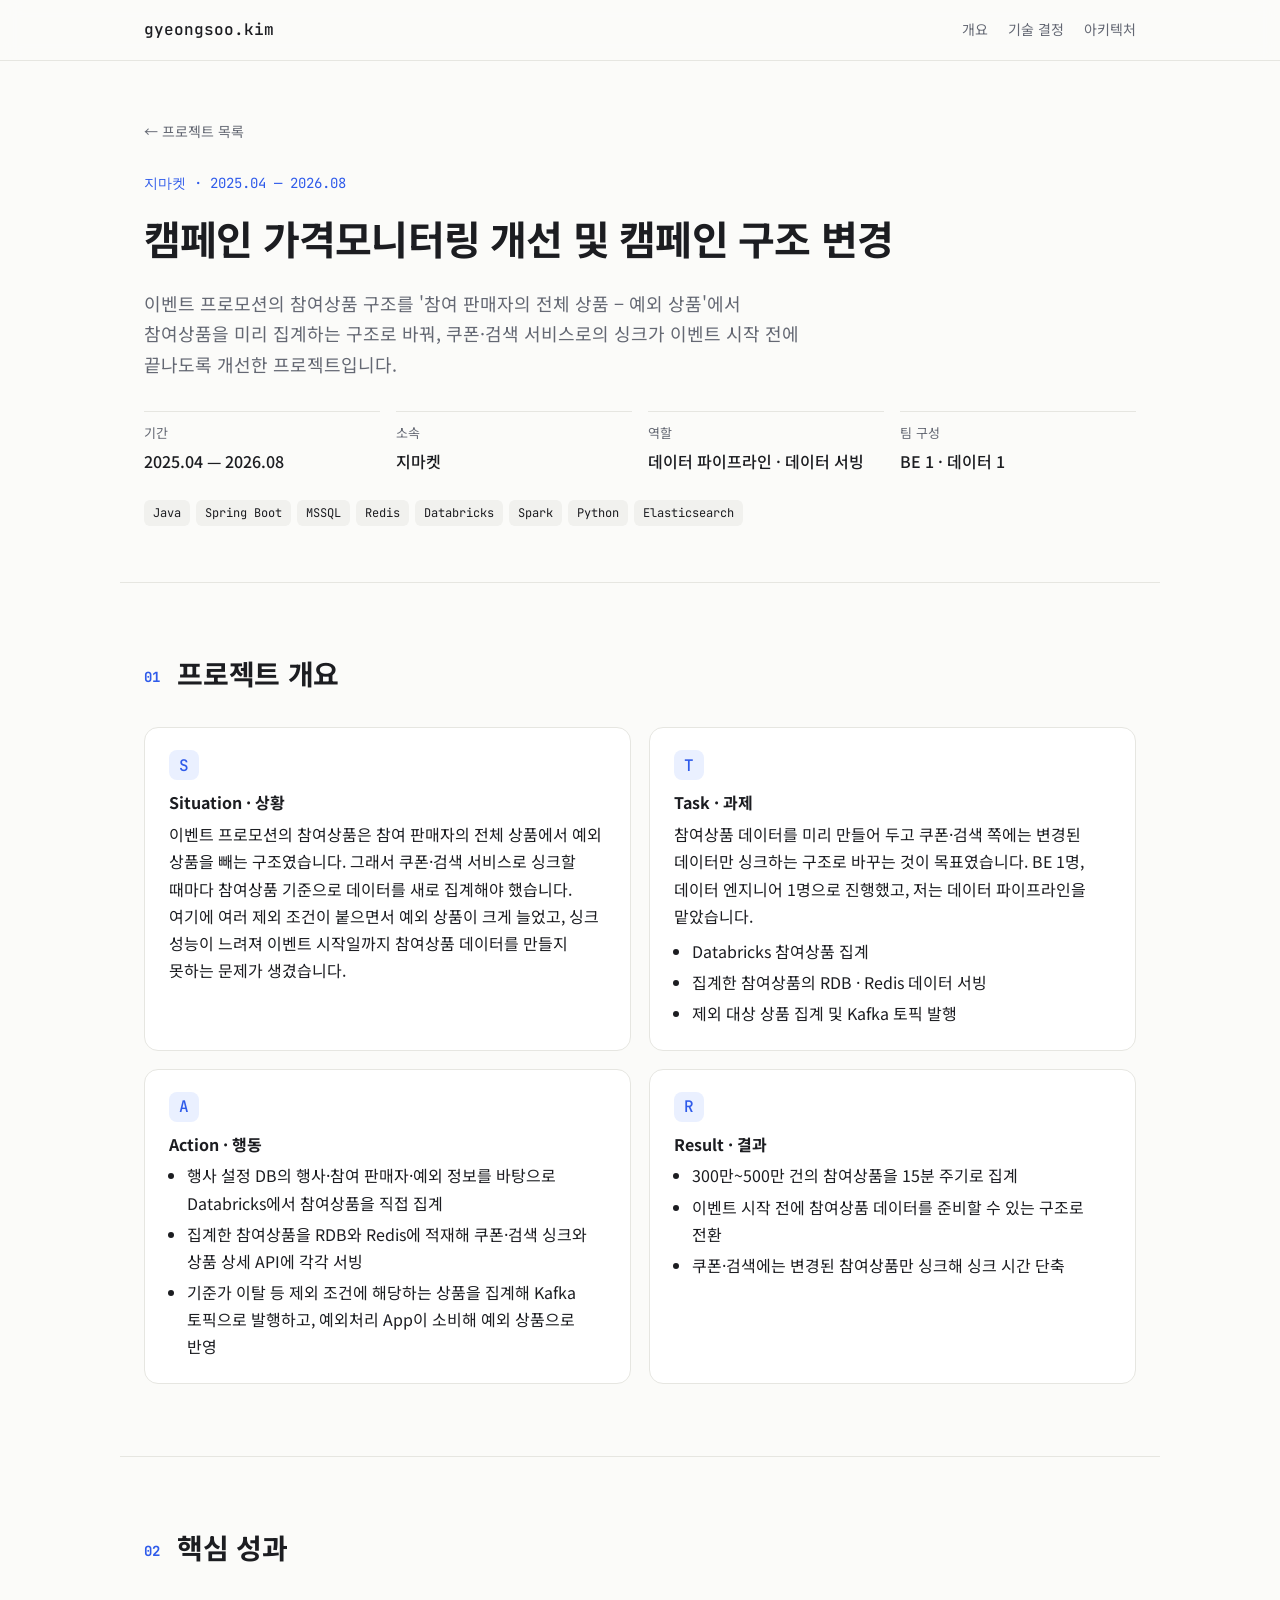
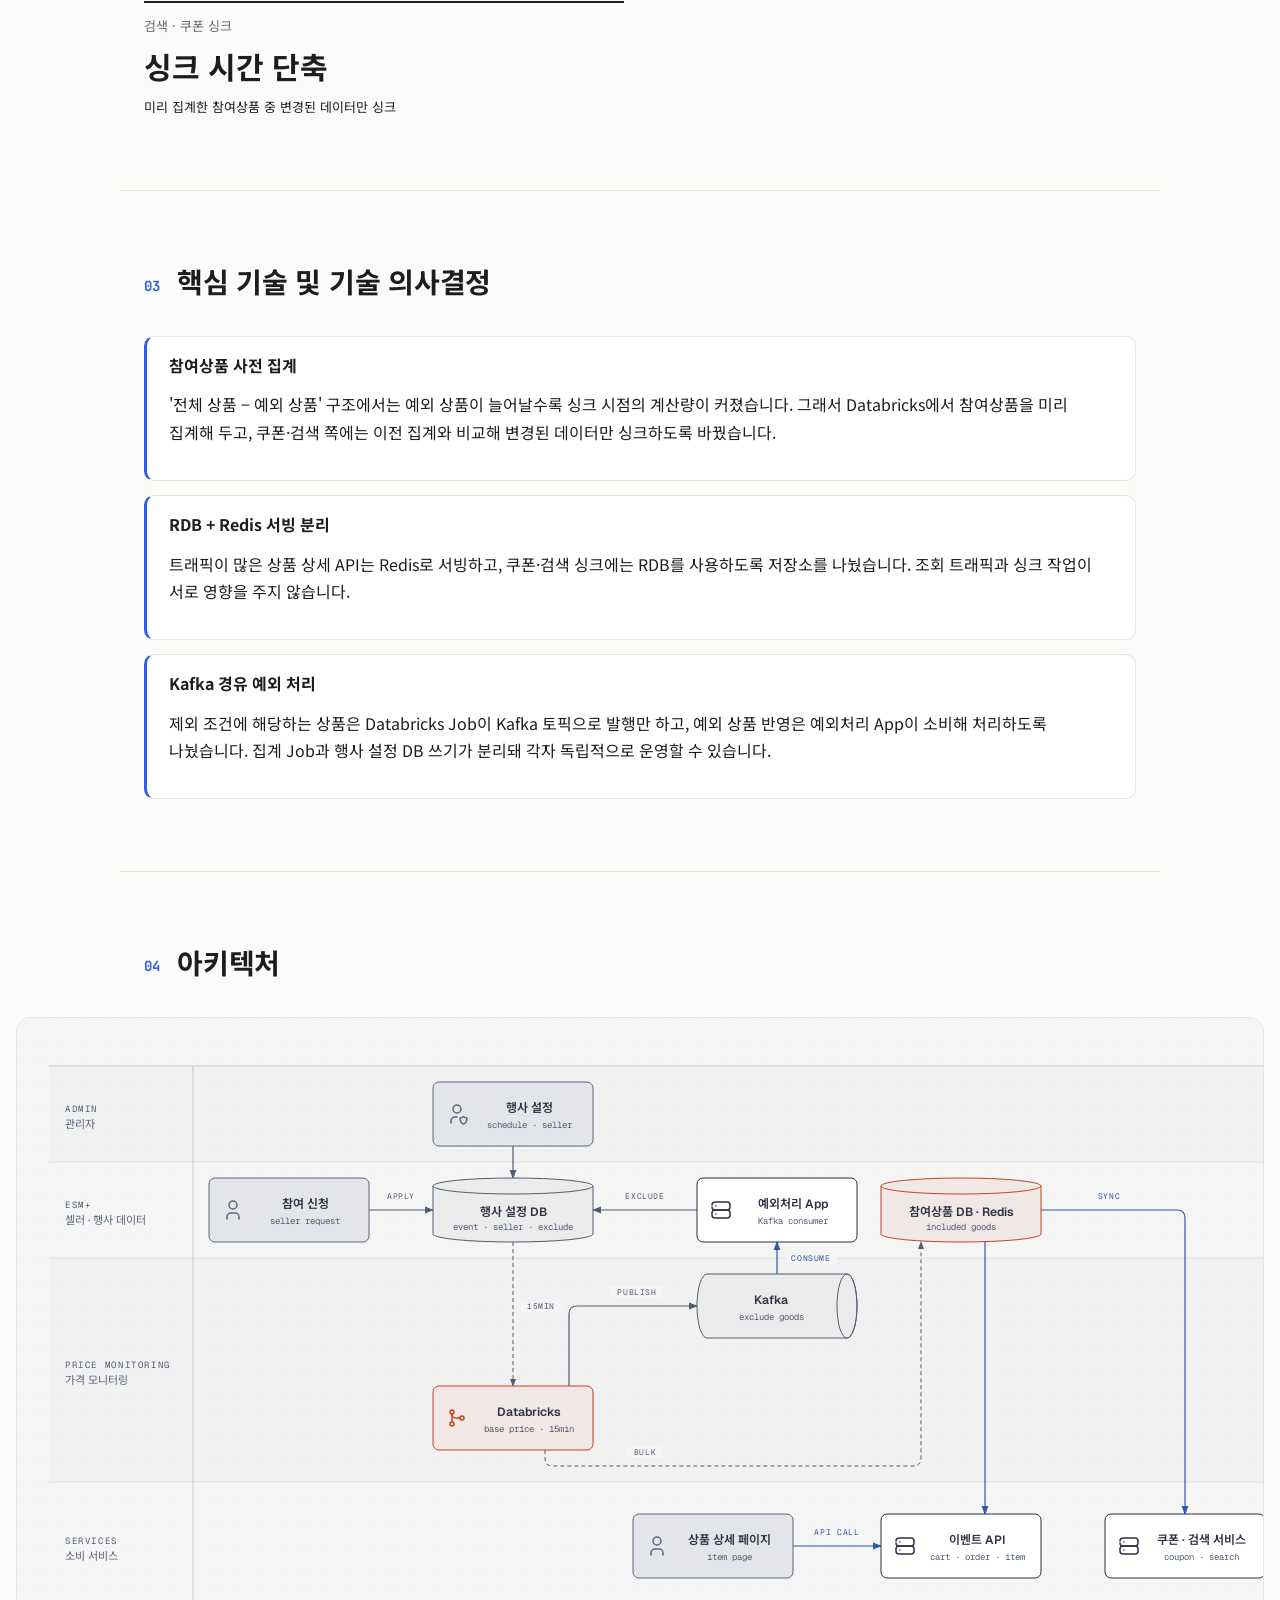
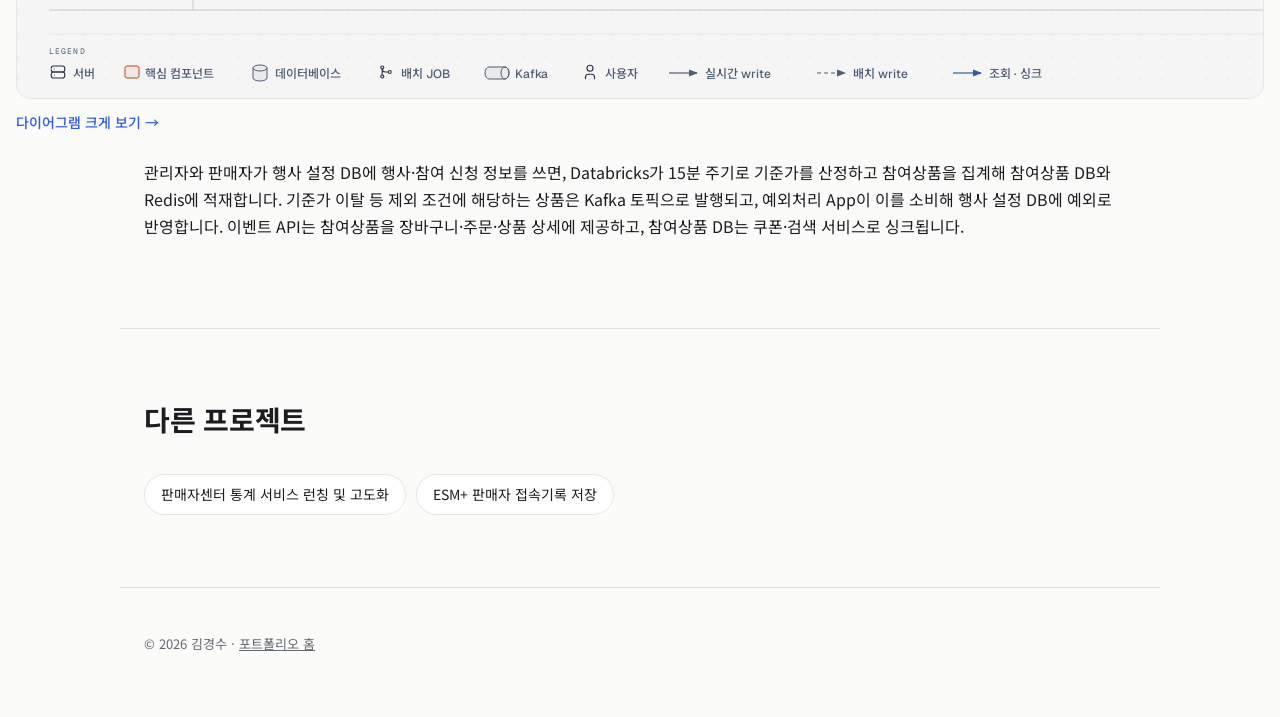
<file: projects/campaign-price.html>
<!doctype html>
<html lang="ko">
<head>
  <meta charset="utf-8">
  <meta name="viewport" content="width=device-width, initial-scale=1">
  <title>캠페인 가격모니터링 개선 및 캠페인 구조 변경 | 김경수</title>
  <meta name="description" content="캠페인 가격모니터링 개선 및 캠페인 구조 변경 프로젝트 상세 — 김경수 포트폴리오">
  <link rel="preconnect" href="https://fonts.googleapis.com">
  <link rel="preconnect" href="https://fonts.gstatic.com" crossorigin>
  <link href="https://fonts.googleapis.com/css2?family=Noto+Sans+KR:wght@400;500;700&family=JetBrains+Mono:wght@400;500&display=swap" rel="stylesheet">
  <link href="https://fonts.googleapis.com/css2?family=Geist:wght@400;500;600&family=Geist+Mono:wght@400;500;600&family=Instrument+Serif:ital@0;1&display=swap" rel="stylesheet">
  <link rel="stylesheet" href="../style.css">
  <link rel="stylesheet" href="project.css">
</head>
<body>
  <header class="nav">
    <div class="container nav-inner">
      <a href="../index.html" class="logo">gyeongsoo.kim</a>
      <nav>
        <a href="#overview">개요</a>
        <a href="#tech">기술 결정</a>
        <a href="#architecture">아키텍처</a>
      </nav>
    </div>
  </header>

  <main>
    <section class="project-hero container">
      <a class="back" href="../index.html#projects">← 프로젝트 목록</a>
      <p class="eyebrow">지마켓 · 2025.04 — 2026.08</p>
      <h1>캠페인 가격모니터링 개선 및 캠페인 구조 변경</h1>
      <p class="lead">이벤트 프로모션의 참여상품 구조를 '참여 판매자의 전체 상품 − 예외 상품'에서 참여상품을 미리 집계하는 구조로 바꿔, 쿠폰·검색 서비스로의 싱크가 이벤트 시작 전에 끝나도록 개선한 프로젝트입니다.</p>
      <dl class="meta">
        <div><dt>기간</dt><dd>2025.04 — 2026.08</dd></div>
        <div><dt>소속</dt><dd>지마켓</dd></div>
        <div><dt>역할</dt><dd>데이터 파이프라인 · 데이터 서빙</dd></div>
        <div><dt>팀 구성</dt><dd>BE 1 · 데이터 1</dd></div>
      </dl>
      <div class="tags"><span>Java</span><span>Spring Boot</span><span>MSSQL</span><span>Redis</span><span>Databricks</span><span>Spark</span><span>Python</span><span>Elasticsearch</span></div>
    </section>

    <section id="overview" class="section container">
      <h2 class="section-title"><span>01</span> 프로젝트 개요</h2>
      <div class="star-grid">
          <div class="star-item">
            <span class="star-key">S</span>
            <h3>Situation · 상황</h3>
            <p>이벤트 프로모션의 참여상품은 참여 판매자의 전체 상품에서 예외 상품을 빼는 구조였습니다. 그래서 쿠폰·검색 서비스로 싱크할 때마다 참여상품 기준으로 데이터를 새로 집계해야 했습니다. 여기에 여러 제외 조건이 붙으면서 예외 상품이 크게 늘었고, 싱크 성능이 느려져 이벤트 시작일까지 참여상품 데이터를 만들지 못하는 문제가 생겼습니다.</p>
          </div>
          <div class="star-item">
            <span class="star-key">T</span>
            <h3>Task · 과제</h3>
            <p>참여상품 데이터를 미리 만들어 두고 쿠폰·검색 쪽에는 변경된 데이터만 싱크하는 구조로 바꾸는 것이 목표였습니다. BE 1명, 데이터 엔지니어 1명으로 진행했고, 저는 데이터 파이프라인을 맡았습니다.</p>
            <ul class="star-list"><li>Databricks 참여상품 집계</li><li>집계한 참여상품의 RDB · Redis 데이터 서빙</li><li>제외 대상 상품 집계 및 Kafka 토픽 발행</li></ul>
          </div>
          <div class="star-item">
            <span class="star-key">A</span>
            <h3>Action · 행동</h3>
            <ul class="star-list"><li>행사 설정 DB의 행사·참여 판매자·예외 정보를 바탕으로 Databricks에서 참여상품을 직접 집계</li><li>집계한 참여상품을 RDB와 Redis에 적재해 쿠폰·검색 싱크와 상품 상세 API에 각각 서빙</li><li>기준가 이탈 등 제외 조건에 해당하는 상품을 집계해 Kafka 토픽으로 발행하고, 예외처리 App이 소비해 예외 상품으로 반영</li></ul>
          </div>
          <div class="star-item">
            <span class="star-key">R</span>
            <h3>Result · 결과</h3>
            <ul class="star-list"><li>300만~500만 건의 참여상품을 15분 주기로 집계</li><li>이벤트 시작 전에 참여상품 데이터를 준비할 수 있는 구조로 전환</li><li>쿠폰·검색에는 변경된 참여상품만 싱크해 싱크 시간 단축</li></ul>
          </div>
      </div>
    </section>

    <section id="metrics" class="section container">
      <h2 class="section-title"><span>02</span> 핵심 성과</h2>
      <dl class="stats metrics one">
          <div><dt>검색 · 쿠폰 싱크</dt><dd>싱크 시간 단축</dd><p>미리 집계한 참여상품 중 변경된 데이터만 싱크</p></div>
      </dl>
    </section>

    <section id="tech" class="section container">
      <h2 class="section-title"><span>03</span> 핵심 기술 및 기술 의사결정</h2>
      <ul class="decision-list">
          <li>
            <h3>참여상품 사전 집계</h3>
            <p>'전체 상품 − 예외 상품' 구조에서는 예외 상품이 늘어날수록 싱크 시점의 계산량이 커졌습니다. 그래서 Databricks에서 참여상품을 미리 집계해 두고, 쿠폰·검색 쪽에는 이전 집계와 비교해 변경된 데이터만 싱크하도록 바꿨습니다.</p>
          </li>
          <li>
            <h3>RDB + Redis 서빙 분리</h3>
            <p>트래픽이 많은 상품 상세 API는 Redis로 서빙하고, 쿠폰·검색 싱크에는 RDB를 사용하도록 저장소를 나눴습니다. 조회 트래픽과 싱크 작업이 서로 영향을 주지 않습니다.</p>
          </li>
          <li>
            <h3>Kafka 경유 예외 처리</h3>
            <p>제외 조건에 해당하는 상품은 Databricks Job이 Kafka 토픽으로 발행만 하고, 예외 상품 반영은 예외처리 App이 소비해 처리하도록 나눴습니다. 집계 Job과 행사 설정 DB 쓰기가 분리돼 각자 독립적으로 운영할 수 있습니다.</p>
          </li>
      </ul>
    </section>

    <section id="architecture" class="section container">
      <h2 class="section-title"><span>04</span> 아키텍처</h2>
      <figure class="arch">
        <div class="diagram-container">
<svg viewBox="0 0 1280 680" xmlns="http://www.w3.org/2000/svg" role="img" aria-labelledby="event-promo-overview-title event-promo-overview-desc" style="min-width:1280px">
<title id="event-promo-overview-title">이벤트 프로모션 아키텍처</title>
<desc id="event-promo-overview-desc">관리자와 셀러가 행사 설정 DB에 쓴 데이터를 Databricks가 15분 주기로 집계해 기준가와 참여상품을 만들고, 기준가 이탈 등 제외 조건에 해당하는 상품은 Kafka 토픽으로 발행해 예외처리 App이 소비·제외 처리하며, 참여상품을 이벤트 API와 쿠폰·검색 서비스로 싱크하는 구조를 영역별로 나눈 그림.</desc>
<defs>
<marker id="event-promo-overview-arrow" markerWidth="8" markerHeight="6" refX="7" refY="3" orient="auto-start-reverse"><polygon points="0 0, 8 3, 0 6" fill="#4f5d75"/></marker>
<marker id="event-promo-overview-arrow-link" markerWidth="8" markerHeight="6" refX="7" refY="3" orient="auto-start-reverse"><polygon points="0 0, 8 3, 0 6" fill="#2e5aa8"/></marker>
<pattern id="event-promo-overview-dots" width="22" height="22" patternUnits="userSpaceOnUse"><circle cx="1" cy="1" r="0.9" fill="rgba(45,49,66,0.10)"/></pattern>
</defs>
<rect width="100%" height="100%" fill="#f5f5f5"/>
<rect width="100%" height="100%" fill="url(#event-promo-overview-dots)" opacity="0.55"/>
<!-- Zones -->
<rect x="32" y="48" width="1216" height="96" fill="rgba(45,49,66,0.018)"/>
<line x1="32" y1="48" x2="1248" y2="48" stroke="rgba(45,49,66,0.22)" stroke-width="1"/>
<text x="48" y="94" fill="#4f5d75" font-size="9" font-family="'Geist Mono', monospace" letter-spacing="0.18em">ADMIN</text>
<text x="48" y="110" fill="#5a6580" font-size="11" font-family="'Geist', 'Noto Sans KR', 'Malgun Gothic', sans-serif">관리자</text>
<line x1="32" y1="144" x2="1248" y2="144" stroke="rgba(45,49,66,0.1)" stroke-width="1"/>
<text x="48" y="190" fill="#4f5d75" font-size="9" font-family="'Geist Mono', monospace" letter-spacing="0.18em">ESM+</text>
<text x="48" y="206" fill="#5a6580" font-size="11" font-family="'Geist', 'Noto Sans KR', 'Malgun Gothic', sans-serif">셀러 · 행사 데이터</text>
<rect x="32" y="240" width="1216" height="224" fill="rgba(45,49,66,0.018)"/>
<line x1="32" y1="240" x2="1248" y2="240" stroke="rgba(45,49,66,0.1)" stroke-width="1"/>
<text x="48" y="350" fill="#4f5d75" font-size="9" font-family="'Geist Mono', monospace" letter-spacing="0.18em">PRICE MONITORING</text>
<text x="48" y="366" fill="#5a6580" font-size="11" font-family="'Geist', 'Noto Sans KR', 'Malgun Gothic', sans-serif">가격 모니터링</text>
<line x1="32" y1="464" x2="1248" y2="464" stroke="rgba(45,49,66,0.1)" stroke-width="1"/>
<text x="48" y="526" fill="#4f5d75" font-size="9" font-family="'Geist Mono', monospace" letter-spacing="0.18em">SERVICES</text>
<text x="48" y="542" fill="#5a6580" font-size="11" font-family="'Geist', 'Noto Sans KR', 'Malgun Gothic', sans-serif">소비 서비스</text>
<line x1="32" y1="592" x2="1248" y2="592" stroke="rgba(45,49,66,0.22)" stroke-width="1"/>
<line x1="176" y1="48" x2="176" y2="592" stroke="rgba(45,49,66,0.22)" stroke-width="1"/>
<!-- Arrows (drawn before nodes) -->
<path d="M 496,128 V 160" fill="none" stroke="#4f5d75" stroke-width="1.2" marker-end="url(#event-promo-overview-arrow)"/>
<path d="M 352,192 H 416" fill="none" stroke="#4f5d75" stroke-width="1.2" marker-end="url(#event-promo-overview-arrow)"/>
<path d="M 496,224 V 368" fill="none" stroke="#4f5d75" stroke-width="1" stroke-dasharray="4,3" marker-end="url(#event-promo-overview-arrow)"/>
<path d="M 552,368 V 296 Q 552,288 560,288 H 680" fill="none" stroke="#4f5d75" stroke-width="1.2" marker-end="url(#event-promo-overview-arrow)"/>
<path d="M 760,256 V 224" fill="none" stroke="#2e5aa8" stroke-width="1.2" marker-end="url(#event-promo-overview-arrow-link)"/>
<path d="M 680,192 H 576" fill="none" stroke="#4f5d75" stroke-width="1.2" marker-end="url(#event-promo-overview-arrow)"/>
<path d="M 528,432 V 440 Q 528,448 536,448 H 896 Q 904,448 904,440 V 224" fill="none" stroke="#4f5d75" stroke-width="1" stroke-dasharray="4,3" marker-end="url(#event-promo-overview-arrow)"/>
<path d="M 968,224 V 496" fill="none" stroke="#2e5aa8" stroke-width="1.2" marker-end="url(#event-promo-overview-arrow-link)"/>
<path d="M 776,528 H 864" fill="none" stroke="#2e5aa8" stroke-width="1.2" marker-end="url(#event-promo-overview-arrow-link)"/>
<path d="M 1024,192 H 1160 Q 1168,192 1168,200 V 496" fill="none" stroke="#2e5aa8" stroke-width="1.2" marker-end="url(#event-promo-overview-arrow-link)"/>
<!-- Arrow labels -->
<rect x="364" y="172" width="40" height="12" rx="2" fill="#f5f5f5"/>
<text x="384" y="181" fill="#4f5d75" font-size="8" font-family="'Geist Mono', monospace" text-anchor="middle" letter-spacing="0.08em">APPLY</text>
<rect x="504" y="282" width="40" height="12" rx="2" fill="#f5f5f5"/>
<text x="524" y="291" fill="#4f5d75" font-size="8" font-family="'Geist Mono', monospace" text-anchor="middle" letter-spacing="0.08em">15MIN</text>
<rect x="594" y="268" width="52" height="12" rx="2" fill="#f5f5f5"/>
<text x="620" y="277" fill="#4f5d75" font-size="8" font-family="'Geist Mono', monospace" text-anchor="middle" letter-spacing="0.08em">PUBLISH</text>
<rect x="768" y="234" width="52" height="12" rx="2" fill="#f5f5f5"/>
<text x="794" y="243" fill="#2e5aa8" font-size="8" font-family="'Geist Mono', monospace" text-anchor="middle" letter-spacing="0.08em">CONSUME</text>
<rect x="602" y="172" width="52" height="12" rx="2" fill="#f5f5f5"/>
<text x="628" y="181" fill="#4f5d75" font-size="8" font-family="'Geist Mono', monospace" text-anchor="middle" letter-spacing="0.08em">EXCLUDE</text>
<rect x="610" y="428" width="36" height="12" rx="2" fill="#f5f5f5"/>
<text x="628" y="437" fill="#4f5d75" font-size="8" font-family="'Geist Mono', monospace" text-anchor="middle" letter-spacing="0.08em">BULK</text>
<rect x="790" y="508" width="60" height="12" rx="2" fill="#f5f5f5"/>
<text x="820" y="517" fill="#2e5aa8" font-size="8" font-family="'Geist Mono', monospace" text-anchor="middle" letter-spacing="0.08em">API CALL</text>
<rect x="1074" y="172" width="36" height="12" rx="2" fill="#f5f5f5"/>
<text x="1092" y="181" fill="#2e5aa8" font-size="8" font-family="'Geist Mono', monospace" text-anchor="middle" letter-spacing="0.08em">SYNC</text>
<!-- Nodes -->
<rect x="416" y="64" width="160" height="64" rx="6" fill="#f5f5f5"/>
<rect x="416" y="64" width="160" height="64" rx="6" fill="rgba(79,93,117,0.10)" stroke="#5a6580" stroke-width="1"/>
<g transform="translate(428,84) scale(1)" fill="none" stroke="#5a6580" stroke-width="1.5" stroke-linecap="round" stroke-linejoin="round" aria-hidden="true"><path d="M6 21v-2a4 4 0 0 1 4 -4h2" /> <path d="M22 16c0 4 -2.5 6 -3.5 6s-3.5 -2 -3.5 -6c1 0 2.5 -.5 3.5 -1.5c1 1 2.5 1.5 3.5 1.5" /> <path d="M8 7a4 4 0 1 0 8 0a4 4 0 0 0 -8 0" /></g>
<text x="512" y="94" fill="#2d3142" font-size="12" font-weight="600" font-family="'Geist', 'Noto Sans KR', 'Malgun Gothic', sans-serif" text-anchor="middle">행사 설정</text>
<text x="512" y="110" fill="#4f5d75" font-size="9" font-family="'Geist Mono', monospace" text-anchor="middle">schedule · seller</text>
<rect x="192" y="160" width="160" height="64" rx="6" fill="#f5f5f5"/>
<rect x="192" y="160" width="160" height="64" rx="6" fill="rgba(79,93,117,0.10)" stroke="#5a6580" stroke-width="1"/>
<g transform="translate(204,180) scale(1)" fill="none" stroke="#5a6580" stroke-width="1.5" stroke-linecap="round" stroke-linejoin="round" aria-hidden="true"><path d="M8 7a4 4 0 1 0 8 0a4 4 0 0 0 -8 0" /> <path d="M6 21v-2a4 4 0 0 1 4 -4h4a4 4 0 0 1 4 4v2" /></g>
<text x="288" y="190" fill="#2d3142" font-size="12" font-weight="600" font-family="'Geist', 'Noto Sans KR', 'Malgun Gothic', sans-serif" text-anchor="middle">참여 신청</text>
<text x="288" y="206" fill="#4f5d75" font-size="9" font-family="'Geist Mono', monospace" text-anchor="middle">seller request</text>
<path d="M 416,168 A 80,8 0 0 1 576,168 V 216 A 80,8 0 0 1 416,216 Z" fill="#f5f5f5"/>
<path d="M 416,168 A 80,8 0 0 1 576,168 V 216 A 80,8 0 0 1 416,216 Z" fill="rgba(45,49,66,0.05)" stroke="#4f5d75" stroke-width="1"/>
<path d="M 416,168 A 80,8 0 0 0 576,168" fill="none" stroke="#4f5d75" stroke-width="1"/>
<text x="496" y="198" fill="#2d3142" font-size="12" font-weight="600" font-family="'Geist', 'Noto Sans KR', 'Malgun Gothic', sans-serif" text-anchor="middle">행사 설정 DB</text>
<text x="496" y="212" fill="#4f5d75" font-size="9" font-family="'Geist Mono', monospace" text-anchor="middle">event · seller · exclude</text>
<rect x="680" y="160" width="160" height="64" rx="6" fill="#f5f5f5"/>
<rect x="680" y="160" width="160" height="64" rx="6" fill="#ffffff" stroke="#2d3142" stroke-width="1"/>
<g transform="translate(692,180) scale(1)" fill="none" stroke="#2d3142" stroke-width="1.5" stroke-linecap="round" stroke-linejoin="round" aria-hidden="true"><path d="M3 7a3 3 0 0 1 3 -3h12a3 3 0 0 1 3 3v2a3 3 0 0 1 -3 3h-12a3 3 0 0 1 -3 -3" /> <path d="M3 15a3 3 0 0 1 3 -3h12a3 3 0 0 1 3 3v2a3 3 0 0 1 -3 3h-12a3 3 0 0 1 -3 -3l0 -2" /> <path d="M7 8l0 .01" /> <path d="M7 16l0 .01" /></g>
<text x="776" y="190" fill="#2d3142" font-size="12" font-weight="600" font-family="'Geist', 'Noto Sans KR', 'Malgun Gothic', sans-serif" text-anchor="middle">예외처리 App</text>
<text x="776" y="206" fill="#4f5d75" font-size="9" font-family="'Geist Mono', monospace" text-anchor="middle">Kafka consumer</text>
<path d="M 690,256 H 830 A 10,32 0 0 1 830,320 H 690 A 10,32 0 0 1 690,256 Z" fill="#f5f5f5"/>
<path d="M 690,256 H 830 A 10,32 0 0 1 830,320 H 690 A 10,32 0 0 1 690,256 Z" fill="rgba(45,49,66,0.05)" stroke="#4f5d75" stroke-width="1"/>
<ellipse cx="830" cy="288" rx="10" ry="32" fill="none" stroke="#4f5d75" stroke-width="1"/>
<text x="754" y="286" fill="#2d3142" font-size="12" font-weight="600" font-family="'Geist', 'Noto Sans KR', 'Malgun Gothic', sans-serif" text-anchor="middle">Kafka</text>
<text x="754" y="302" fill="#4f5d75" font-size="9" font-family="'Geist Mono', monospace" text-anchor="middle">exclude goods</text>
<path d="M 864,168 A 80,8 0 0 1 1024,168 V 216 A 80,8 0 0 1 864,216 Z" fill="#f5f5f5"/>
<path d="M 864,168 A 80,8 0 0 1 1024,168 V 216 A 80,8 0 0 1 864,216 Z" fill="rgba(191,69,32,0.08)" stroke="#bf4520" stroke-width="1"/>
<path d="M 864,168 A 80,8 0 0 0 1024,168" fill="none" stroke="#bf4520" stroke-width="1"/>
<text x="944" y="198" fill="#2d3142" font-size="12" font-weight="600" font-family="'Geist', 'Noto Sans KR', 'Malgun Gothic', sans-serif" text-anchor="middle">참여상품 DB · Redis</text>
<text x="944" y="212" fill="#4f5d75" font-size="9" font-family="'Geist Mono', monospace" text-anchor="middle">included goods</text>
<rect x="416" y="368" width="160" height="64" rx="6" fill="#f5f5f5"/>
<rect x="416" y="368" width="160" height="64" rx="6" fill="rgba(191,69,32,0.08)" stroke="#bf4520" stroke-width="1"/>
<g transform="translate(428,388) scale(1)" fill="none" stroke="#bf4520" stroke-width="1.5" stroke-linecap="round" stroke-linejoin="round" aria-hidden="true"><path d="M5 18a2 2 0 1 0 4 0a2 2 0 1 0 -4 0" /> <path d="M5 6a2 2 0 1 0 4 0a2 2 0 1 0 -4 0" /> <path d="M15 12a2 2 0 1 0 4 0a2 2 0 1 0 -4 0" /> <path d="M7 8l0 8" /> <path d="M7 8a4 4 0 0 0 4 4h4" /></g>
<text x="512" y="398" fill="#2d3142" font-size="12" font-weight="600" font-family="'Geist', 'Noto Sans KR', 'Malgun Gothic', sans-serif" text-anchor="middle">Databricks</text>
<text x="512" y="414" fill="#4f5d75" font-size="9" font-family="'Geist Mono', monospace" text-anchor="middle">base price · 15min</text>
<rect x="864" y="496" width="160" height="64" rx="6" fill="#f5f5f5"/>
<rect x="864" y="496" width="160" height="64" rx="6" fill="#ffffff" stroke="#2d3142" stroke-width="1"/>
<g transform="translate(876,516) scale(1)" fill="none" stroke="#2d3142" stroke-width="1.5" stroke-linecap="round" stroke-linejoin="round" aria-hidden="true"><path d="M3 7a3 3 0 0 1 3 -3h12a3 3 0 0 1 3 3v2a3 3 0 0 1 -3 3h-12a3 3 0 0 1 -3 -3" /> <path d="M3 15a3 3 0 0 1 3 -3h12a3 3 0 0 1 3 3v2a3 3 0 0 1 -3 3h-12a3 3 0 0 1 -3 -3l0 -2" /> <path d="M7 8l0 .01" /> <path d="M7 16l0 .01" /></g>
<text x="960" y="526" fill="#2d3142" font-size="12" font-weight="600" font-family="'Geist', 'Noto Sans KR', 'Malgun Gothic', sans-serif" text-anchor="middle">이벤트 API</text>
<text x="960" y="542" fill="#4f5d75" font-size="9" font-family="'Geist Mono', monospace" text-anchor="middle">cart · order · item</text>
<rect x="616" y="496" width="160" height="64" rx="6" fill="#f5f5f5"/>
<rect x="616" y="496" width="160" height="64" rx="6" fill="rgba(79,93,117,0.10)" stroke="#5a6580" stroke-width="1"/>
<g transform="translate(628,516) scale(1)" fill="none" stroke="#5a6580" stroke-width="1.5" stroke-linecap="round" stroke-linejoin="round" aria-hidden="true"><path d="M8 7a4 4 0 1 0 8 0a4 4 0 0 0 -8 0" /> <path d="M6 21v-2a4 4 0 0 1 4 -4h4a4 4 0 0 1 4 4v2" /></g>
<text x="712" y="526" fill="#2d3142" font-size="12" font-weight="600" font-family="'Geist', 'Noto Sans KR', 'Malgun Gothic', sans-serif" text-anchor="middle">상품 상세 페이지</text>
<text x="712" y="542" fill="#4f5d75" font-size="9" font-family="'Geist Mono', monospace" text-anchor="middle">item page</text>
<rect x="1088" y="496" width="160" height="64" rx="6" fill="#f5f5f5"/>
<rect x="1088" y="496" width="160" height="64" rx="6" fill="#ffffff" stroke="#2d3142" stroke-width="1"/>
<g transform="translate(1100,516) scale(1)" fill="none" stroke="#2d3142" stroke-width="1.5" stroke-linecap="round" stroke-linejoin="round" aria-hidden="true"><path d="M3 7a3 3 0 0 1 3 -3h12a3 3 0 0 1 3 3v2a3 3 0 0 1 -3 3h-12a3 3 0 0 1 -3 -3" /> <path d="M3 15a3 3 0 0 1 3 -3h12a3 3 0 0 1 3 3v2a3 3 0 0 1 -3 3h-12a3 3 0 0 1 -3 -3l0 -2" /> <path d="M7 8l0 .01" /> <path d="M7 16l0 .01" /></g>
<text x="1184" y="526" fill="#2d3142" font-size="12" font-weight="600" font-family="'Geist', 'Noto Sans KR', 'Malgun Gothic', sans-serif" text-anchor="middle">쿠폰 · 검색 서비스</text>
<text x="1184" y="542" fill="#4f5d75" font-size="9" font-family="'Geist Mono', monospace" text-anchor="middle">coupon · search</text>
<line x1="32" y1="616" x2="1248" y2="616" stroke="rgba(45,49,66,0.10)" stroke-width="0.8"/>
<text x="32" y="636" fill="#4f5d75" font-size="8" font-family="'Geist Mono', monospace" letter-spacing="0.14em">LEGEND</text>
<g transform="translate(32,645) scale(0.75)" fill="none" stroke="#2d3142" stroke-width="1.5" stroke-linecap="round" stroke-linejoin="round" aria-hidden="true"><path d="M3 7a3 3 0 0 1 3 -3h12a3 3 0 0 1 3 3v2a3 3 0 0 1 -3 3h-12a3 3 0 0 1 -3 -3" /> <path d="M3 15a3 3 0 0 1 3 -3h12a3 3 0 0 1 3 3v2a3 3 0 0 1 -3 3h-12a3 3 0 0 1 -3 -3l0 -2" /> <path d="M7 8l0 .01" /> <path d="M7 16l0 .01" /></g>
<text x="56" y="660" fill="#4f5d75" font-size="12" font-weight="500" font-family="'Geist', 'Noto Sans KR', 'Malgun Gothic', sans-serif">서버</text>
<rect x="108" y="648" width="14" height="12" rx="2" fill="rgba(191,69,32,0.08)" stroke="#bf4520" stroke-width="1"/>
<text x="128" y="660" fill="#4f5d75" font-size="12" font-weight="500" font-family="'Geist', 'Noto Sans KR', 'Malgun Gothic', sans-serif">핵심 컴포넌트</text>
<path d="M 236,650 A 7,3 0 0 1 250,650 V 660 A 7,3 0 0 1 236,660 Z" fill="rgba(45,49,66,0.05)" stroke="#4f5d75" stroke-width="1"/><path d="M 236,650 A 7,3 0 0 0 250,650" fill="none" stroke="#4f5d75" stroke-width="1"/>
<text x="258" y="660" fill="#4f5d75" font-size="12" font-weight="500" font-family="'Geist', 'Noto Sans KR', 'Malgun Gothic', sans-serif">데이터베이스</text>
<g transform="translate(360,645) scale(0.75)" fill="none" stroke="#2d3142" stroke-width="1.5" stroke-linecap="round" stroke-linejoin="round" aria-hidden="true"><path d="M5 18a2 2 0 1 0 4 0a2 2 0 1 0 -4 0" /> <path d="M5 6a2 2 0 1 0 4 0a2 2 0 1 0 -4 0" /> <path d="M15 12a2 2 0 1 0 4 0a2 2 0 1 0 -4 0" /> <path d="M7 8l0 8" /> <path d="M7 8a4 4 0 0 0 4 4h4" /></g>
<text x="384" y="660" fill="#4f5d75" font-size="12" font-weight="500" font-family="'Geist', 'Noto Sans KR', 'Malgun Gothic', sans-serif">배치 JOB</text>
<path d="M 472,649 H 488 A 4,6 0 0 1 488,661 H 472 A 4,6 0 0 1 472,649 Z" fill="rgba(45,49,66,0.05)" stroke="#4f5d75" stroke-width="1"/><ellipse cx="488" cy="655" rx="4" ry="6" fill="none" stroke="#4f5d75" stroke-width="1"/>
<text x="498" y="660" fill="#4f5d75" font-size="12" font-weight="500" font-family="'Geist', 'Noto Sans KR', 'Malgun Gothic', sans-serif">Kafka</text>
<g transform="translate(564,645) scale(0.75)" fill="none" stroke="#2d3142" stroke-width="1.5" stroke-linecap="round" stroke-linejoin="round" aria-hidden="true"><path d="M8 7a4 4 0 1 0 8 0a4 4 0 0 0 -8 0" /> <path d="M6 21v-2a4 4 0 0 1 4 -4h4a4 4 0 0 1 4 4v2" /></g>
<text x="588" y="660" fill="#4f5d75" font-size="12" font-weight="500" font-family="'Geist', 'Noto Sans KR', 'Malgun Gothic', sans-serif">사용자</text>
<line x1="652" y1="655" x2="680" y2="655" stroke="#4f5d75" stroke-width="1.2" marker-end="url(#event-promo-overview-arrow)"/>
<text x="688" y="660" fill="#4f5d75" font-size="12" font-weight="500" font-family="'Geist', 'Noto Sans KR', 'Malgun Gothic', sans-serif">실시간 write</text>
<line x1="800" y1="655" x2="828" y2="655" stroke="#4f5d75" stroke-width="1.2" stroke-dasharray="4,3" marker-end="url(#event-promo-overview-arrow)"/>
<text x="836" y="660" fill="#4f5d75" font-size="12" font-weight="500" font-family="'Geist', 'Noto Sans KR', 'Malgun Gothic', sans-serif">배치 write</text>
<line x1="936" y1="655" x2="964" y2="655" stroke="#2e5aa8" stroke-width="1.2" marker-end="url(#event-promo-overview-arrow-link)"/>
<text x="972" y="660" fill="#4f5d75" font-size="12" font-weight="500" font-family="'Geist', 'Noto Sans KR', 'Malgun Gothic', sans-serif">조회 · 싱크</text>
</svg>
        </div>
        <a class="card-link arch-open" href="diagrams/event-promo-overview.html" target="_blank">다이어그램 크게 보기 →</a>
      </figure>
      <p class="arch-note">관리자와 판매자가 행사 설정 DB에 행사·참여 신청 정보를 쓰면, Databricks가 15분 주기로 기준가를 산정하고 참여상품을 집계해 참여상품 DB와 Redis에 적재합니다. 기준가 이탈 등 제외 조건에 해당하는 상품은 Kafka 토픽으로 발행되고, 예외처리 App이 이를 소비해 행사 설정 DB에 예외로 반영합니다. 이벤트 API는 참여상품을 장바구니·주문·상품 상세에 제공하고, 참여상품 DB는 쿠폰·검색 서비스로 싱크됩니다.</p>
    </section>

    <section class="section container other-projects">
      <h2 class="section-title">다른 프로젝트</h2>
      <nav class="other-list">
          <a href="seller-stats.html">판매자센터 통계 서비스 런칭 및 고도화</a>
          <a href="access-log.html">ESM+ 판매자 접속기록 저장</a>
      </nav>
    </section>
  </main>

  <footer class="footer container">
    <p>© 2026 김경수 · <a href="../index.html">포트폴리오 홈</a></p>
  </footer>
</body>
</html>
</file>
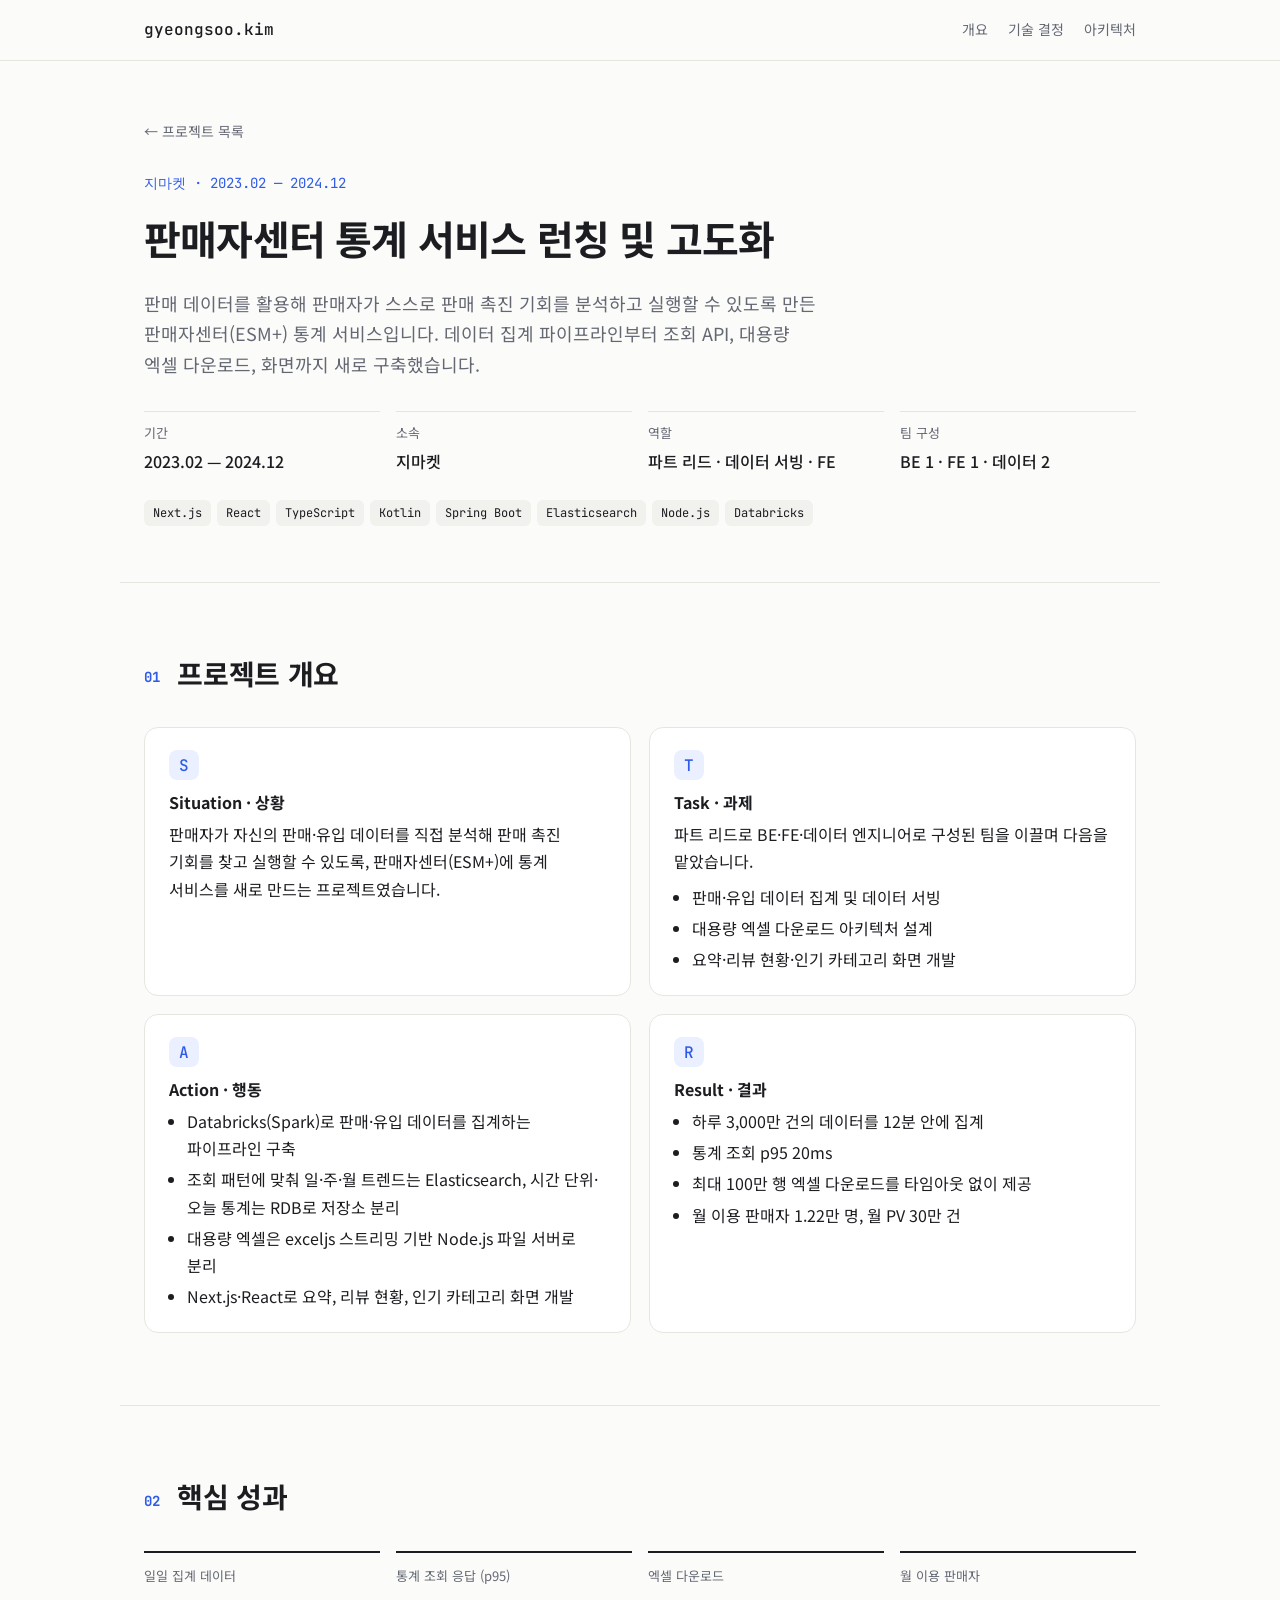
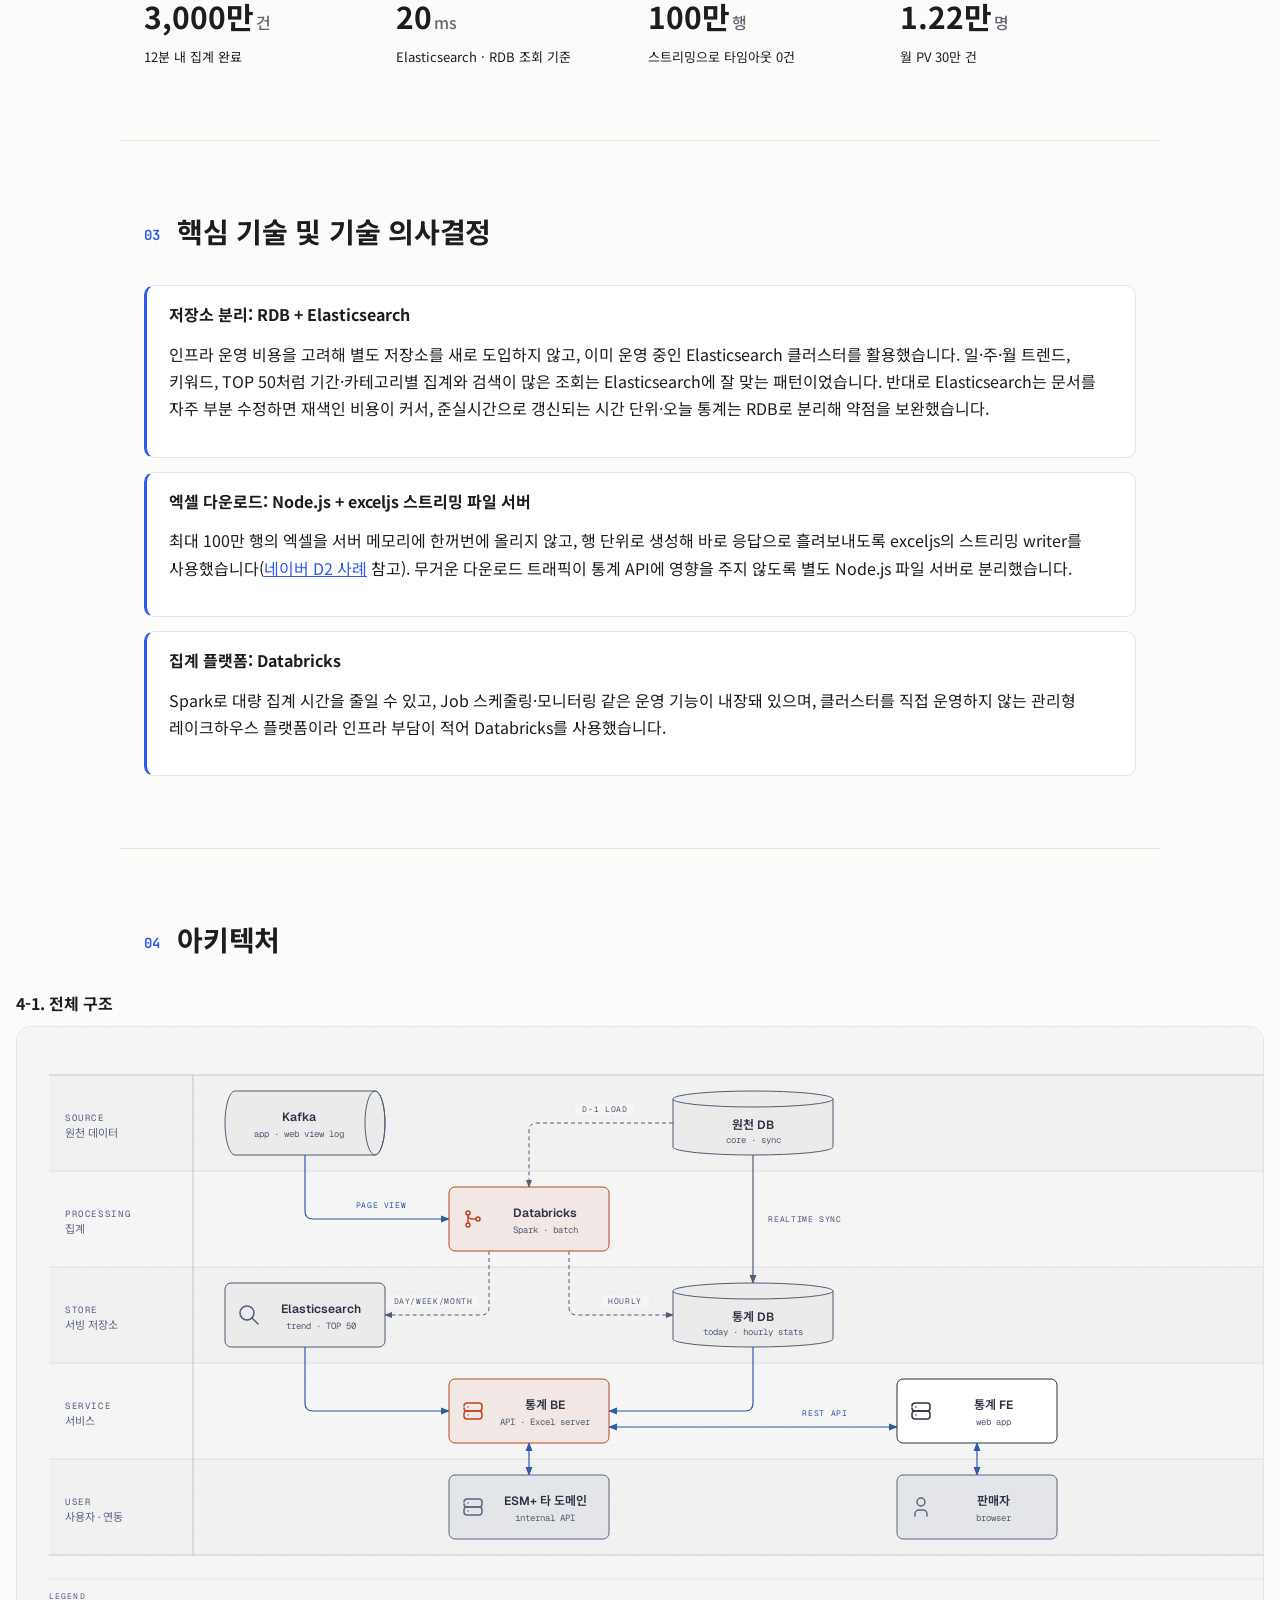
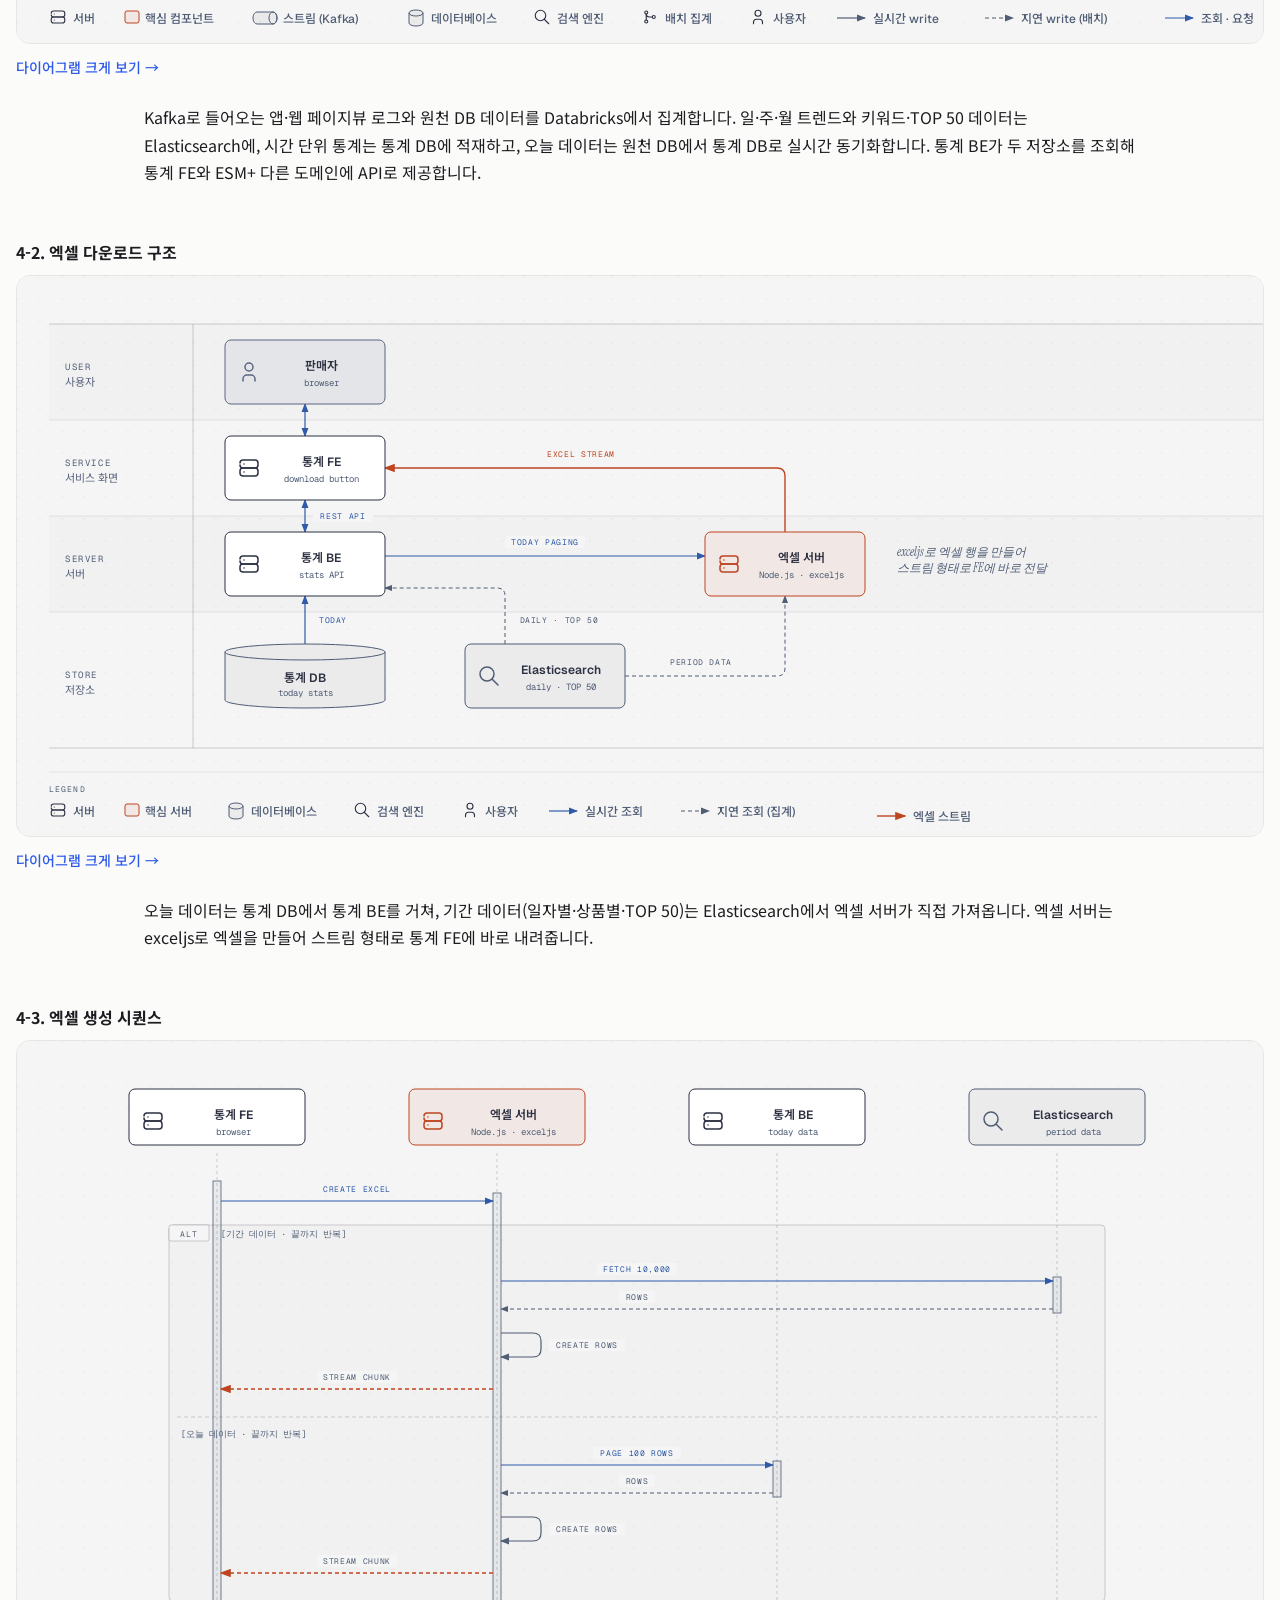
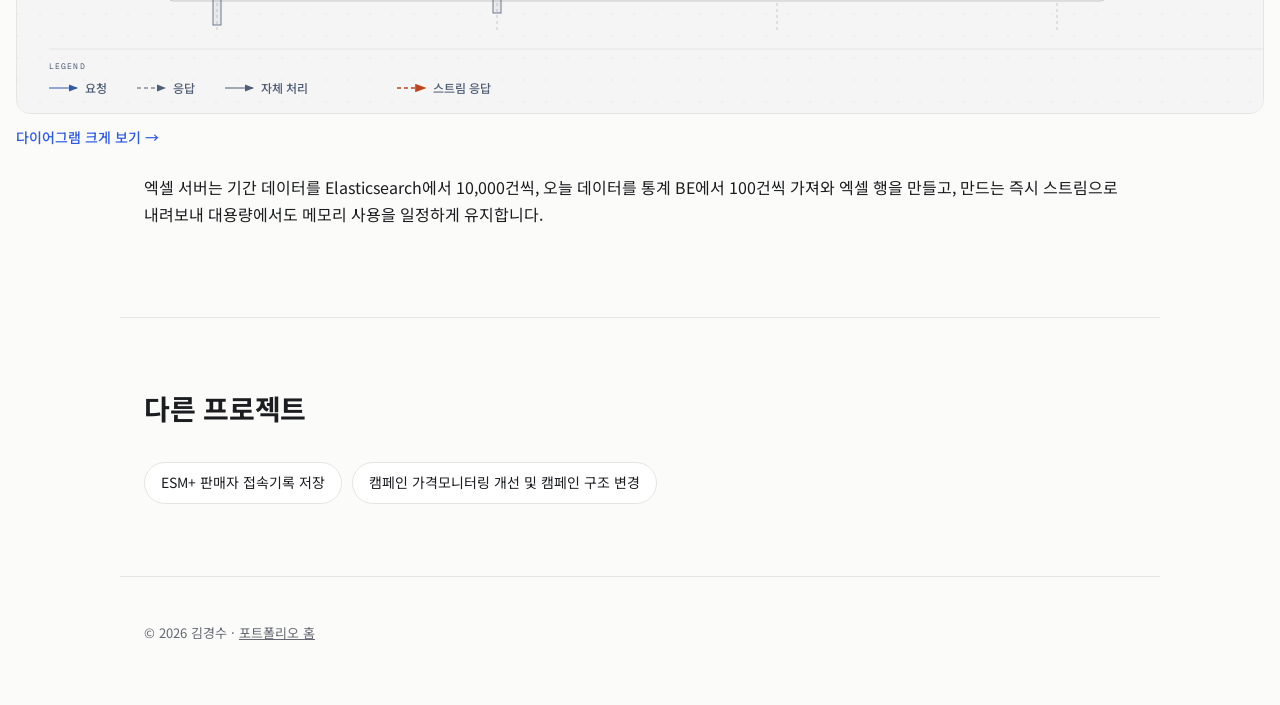
<file: projects/seller-stats.html>
<!doctype html>
<html lang="ko">
<head>
  <meta charset="utf-8">
  <meta name="viewport" content="width=device-width, initial-scale=1">
  <title>판매자센터 통계 서비스 런칭 및 고도화 | 김경수</title>
  <meta name="description" content="판매자센터 통계 서비스 런칭 및 고도화 프로젝트 상세 — 김경수 포트폴리오">
  <link rel="preconnect" href="https://fonts.googleapis.com">
  <link rel="preconnect" href="https://fonts.gstatic.com" crossorigin>
  <link href="https://fonts.googleapis.com/css2?family=Noto+Sans+KR:wght@400;500;700&family=JetBrains+Mono:wght@400;500&display=swap" rel="stylesheet">
  <link href="https://fonts.googleapis.com/css2?family=Geist:wght@400;500;600&family=Geist+Mono:wght@400;500;600&family=Instrument+Serif:ital@0;1&display=swap" rel="stylesheet">
  <link rel="stylesheet" href="../style.css">
  <link rel="stylesheet" href="project.css">
</head>
<body>
  <header class="nav">
    <div class="container nav-inner">
      <a href="../index.html" class="logo">gyeongsoo.kim</a>
      <nav>
        <a href="#overview">개요</a>
        <a href="#tech">기술 결정</a>
        <a href="#architecture">아키텍처</a>
      </nav>
    </div>
  </header>

  <main>
    <section class="project-hero container">
      <a class="back" href="../index.html#projects">← 프로젝트 목록</a>
      <p class="eyebrow">지마켓 · 2023.02 — 2024.12</p>
      <h1>판매자센터 통계 서비스 런칭 및 고도화</h1>
      <p class="lead">판매 데이터를 활용해 판매자가 스스로 판매 촉진 기회를 분석하고 실행할 수 있도록 만든 판매자센터(ESM+) 통계 서비스입니다. 데이터 집계 파이프라인부터 조회 API, 대용량 엑셀 다운로드, 화면까지 새로 구축했습니다.</p>
      <dl class="meta">
        <div><dt>기간</dt><dd>2023.02 — 2024.12</dd></div>
        <div><dt>소속</dt><dd>지마켓</dd></div>
        <div><dt>역할</dt><dd>파트 리드 · 데이터 서빙 · FE</dd></div>
        <div><dt>팀 구성</dt><dd>BE 1 · FE 1 · 데이터 2</dd></div>
      </dl>
      <div class="tags"><span>Next.js</span><span>React</span><span>TypeScript</span><span>Kotlin</span><span>Spring Boot</span><span>Elasticsearch</span><span>Node.js</span><span>Databricks</span></div>
    </section>

    <section id="overview" class="section container">
      <h2 class="section-title"><span>01</span> 프로젝트 개요</h2>
      <div class="star-grid">
          <div class="star-item">
            <span class="star-key">S</span>
            <h3>Situation · 상황</h3>
            <p>판매자가 자신의 판매·유입 데이터를 직접 분석해 판매 촉진 기회를 찾고 실행할 수 있도록, 판매자센터(ESM+)에 통계 서비스를 새로 만드는 프로젝트였습니다.</p>
          </div>
          <div class="star-item">
            <span class="star-key">T</span>
            <h3>Task · 과제</h3>
            <p>파트 리드로 BE·FE·데이터 엔지니어로 구성된 팀을 이끌며 다음을 맡았습니다.</p>
            <ul class="star-list"><li>판매·유입 데이터 집계 및 데이터 서빙</li><li>대용량 엑셀 다운로드 아키텍처 설계</li><li>요약·리뷰 현황·인기 카테고리 화면 개발</li></ul>
          </div>
          <div class="star-item">
            <span class="star-key">A</span>
            <h3>Action · 행동</h3>
            <ul class="star-list"><li>Databricks(Spark)로 판매·유입 데이터를 집계하는 파이프라인 구축</li><li>조회 패턴에 맞춰 일·주·월 트렌드는 Elasticsearch, 시간 단위·오늘 통계는 RDB로 저장소 분리</li><li>대용량 엑셀은 exceljs 스트리밍 기반 Node.js 파일 서버로 분리</li><li>Next.js·React로 요약, 리뷰 현황, 인기 카테고리 화면 개발</li></ul>
          </div>
          <div class="star-item">
            <span class="star-key">R</span>
            <h3>Result · 결과</h3>
            <ul class="star-list"><li>하루 3,000만 건의 데이터를 12분 안에 집계</li><li>통계 조회 p95 20ms</li><li>최대 100만 행 엑셀 다운로드를 타임아웃 없이 제공</li><li>월 이용 판매자 1.22만 명, 월 PV 30만 건</li></ul>
          </div>
      </div>
    </section>

    <section id="metrics" class="section container">
      <h2 class="section-title"><span>02</span> 핵심 성과</h2>
      <dl class="stats metrics four">
          <div><dt>일일 집계 데이터</dt><dd>3,000만<span>건</span></dd><p>12분 내 집계 완료</p></div>
          <div><dt>통계 조회 응답 (p95)</dt><dd>20<span>ms</span></dd><p>Elasticsearch · RDB 조회 기준</p></div>
          <div><dt>엑셀 다운로드</dt><dd>100만<span>행</span></dd><p>스트리밍으로 타임아웃 0건</p></div>
          <div><dt>월 이용 판매자</dt><dd>1.22만<span>명</span></dd><p>월 PV 30만 건</p></div>
      </dl>
    </section>

    <section id="tech" class="section container">
      <h2 class="section-title"><span>03</span> 핵심 기술 및 기술 의사결정</h2>
      <ul class="decision-list">
          <li>
            <h3>저장소 분리: RDB + Elasticsearch</h3>
            <p>인프라 운영 비용을 고려해 별도 저장소를 새로 도입하지 않고, 이미 운영 중인 Elasticsearch 클러스터를 활용했습니다. 일·주·월 트렌드, 키워드, TOP 50처럼 기간·카테고리별 집계와 검색이 많은 조회는 Elasticsearch에 잘 맞는 패턴이었습니다. 반대로 Elasticsearch는 문서를 자주 부분 수정하면 재색인 비용이 커서, 준실시간으로 갱신되는 시간 단위·오늘 통계는 RDB로 분리해 약점을 보완했습니다.</p>
          </li>
          <li>
            <h3>엑셀 다운로드: Node.js + exceljs 스트리밍 파일 서버</h3>
            <p>최대 100만 행의 엑셀을 서버 메모리에 한꺼번에 올리지 않고, 행 단위로 생성해 바로 응답으로 흘려보내도록 exceljs의 스트리밍 writer를 사용했습니다(<a href="https://d2.naver.com/helloworld/9423440" target="_blank" rel="noopener">네이버 D2 사례</a> 참고). 무거운 다운로드 트래픽이 통계 API에 영향을 주지 않도록 별도 Node.js 파일 서버로 분리했습니다.</p>
          </li>
          <li>
            <h3>집계 플랫폼: Databricks</h3>
            <p>Spark로 대량 집계 시간을 줄일 수 있고, Job 스케줄링·모니터링 같은 운영 기능이 내장돼 있으며, 클러스터를 직접 운영하지 않는 관리형 레이크하우스 플랫폼이라 인프라 부담이 적어 Databricks를 사용했습니다.</p>
          </li>
      </ul>
    </section>

    <section id="architecture" class="section container">
      <h2 class="section-title"><span>04</span> 아키텍처</h2>
      <figure class="arch">
        <h3 class="arch-title">4-1. 전체 구조</h3>
        <div class="diagram-container">
<svg viewBox="0 0 1280 616" xmlns="http://www.w3.org/2000/svg" role="img" aria-labelledby="seller-stats-architecture-title seller-stats-architecture-desc" style="min-width:1280px">
<title id="seller-stats-architecture-title">판매자센터 통계 서비스 아키텍처</title>
<desc id="seller-stats-architecture-desc">페이지뷰 스트림과 원천 DB 데이터를 Databricks에서 집계해 Elasticsearch와 통계 DB에 적재하고, 통계 BE가 이를 조회해 통계 FE와 ESM+ 타 도메인에 제공하는 구조를 영역별로 나눈 그림.</desc>
<defs>
<marker id="seller-stats-architecture-arrow" markerWidth="8" markerHeight="6" refX="7" refY="3" orient="auto-start-reverse"><polygon points="0 0, 8 3, 0 6" fill="#4f5d75"/></marker>
<marker id="seller-stats-architecture-arrow-link" markerWidth="8" markerHeight="6" refX="7" refY="3" orient="auto-start-reverse"><polygon points="0 0, 8 3, 0 6" fill="#2e5aa8"/></marker>
<pattern id="seller-stats-architecture-dots" width="22" height="22" patternUnits="userSpaceOnUse"><circle cx="1" cy="1" r="0.9" fill="rgba(45,49,66,0.10)"/></pattern>
</defs>
<rect width="100%" height="100%" fill="#f5f5f5"/>
<rect width="100%" height="100%" fill="url(#seller-stats-architecture-dots)" opacity="0.55"/>
<!-- Zones -->
<rect x="32" y="48" width="1216" height="96" fill="rgba(45,49,66,0.018)"/>
<line x1="32" y1="48" x2="1248" y2="48" stroke="rgba(45,49,66,0.22)" stroke-width="1"/>
<text x="48" y="94" fill="#4f5d75" font-size="9" font-family="'Geist Mono', monospace" letter-spacing="0.18em">SOURCE</text>
<text x="48" y="110" fill="#5a6580" font-size="11" font-family="'Geist', 'Noto Sans KR', 'Malgun Gothic', sans-serif">원천 데이터</text>
<line x1="32" y1="144" x2="1248" y2="144" stroke="rgba(45,49,66,0.1)" stroke-width="1"/>
<text x="48" y="190" fill="#4f5d75" font-size="9" font-family="'Geist Mono', monospace" letter-spacing="0.18em">PROCESSING</text>
<text x="48" y="206" fill="#5a6580" font-size="11" font-family="'Geist', 'Noto Sans KR', 'Malgun Gothic', sans-serif">집계</text>
<rect x="32" y="240" width="1216" height="96" fill="rgba(45,49,66,0.018)"/>
<line x1="32" y1="240" x2="1248" y2="240" stroke="rgba(45,49,66,0.1)" stroke-width="1"/>
<text x="48" y="286" fill="#4f5d75" font-size="9" font-family="'Geist Mono', monospace" letter-spacing="0.18em">STORE</text>
<text x="48" y="302" fill="#5a6580" font-size="11" font-family="'Geist', 'Noto Sans KR', 'Malgun Gothic', sans-serif">서빙 저장소</text>
<line x1="32" y1="336" x2="1248" y2="336" stroke="rgba(45,49,66,0.1)" stroke-width="1"/>
<text x="48" y="382" fill="#4f5d75" font-size="9" font-family="'Geist Mono', monospace" letter-spacing="0.18em">SERVICE</text>
<text x="48" y="398" fill="#5a6580" font-size="11" font-family="'Geist', 'Noto Sans KR', 'Malgun Gothic', sans-serif">서비스</text>
<rect x="32" y="432" width="1216" height="96" fill="rgba(45,49,66,0.018)"/>
<line x1="32" y1="432" x2="1248" y2="432" stroke="rgba(45,49,66,0.1)" stroke-width="1"/>
<text x="48" y="478" fill="#4f5d75" font-size="9" font-family="'Geist Mono', monospace" letter-spacing="0.18em">USER</text>
<text x="48" y="494" fill="#5a6580" font-size="11" font-family="'Geist', 'Noto Sans KR', 'Malgun Gothic', sans-serif">사용자 · 연동</text>
<line x1="32" y1="528" x2="1248" y2="528" stroke="rgba(45,49,66,0.22)" stroke-width="1"/>
<line x1="176" y1="48" x2="176" y2="528" stroke="rgba(45,49,66,0.22)" stroke-width="1"/>
<!-- Arrows (drawn before nodes) -->
<path d="M 288,128 V 184 Q 288,192 296,192 H 432" fill="none" stroke="#2e5aa8" stroke-width="1.2" marker-end="url(#seller-stats-architecture-arrow-link)"/>
<path d="M 656,96 H 520 Q 512,96 512,104 V 160" fill="none" stroke="#4f5d75" stroke-width="1" stroke-dasharray="4,3" marker-end="url(#seller-stats-architecture-arrow)"/>
<path d="M 736,128 V 256" fill="none" stroke="#4f5d75" stroke-width="1.2" marker-end="url(#seller-stats-architecture-arrow)"/>
<path d="M 472,224 V 280 Q 472,288 464,288 H 368" fill="none" stroke="#4f5d75" stroke-width="1" stroke-dasharray="4,3" marker-end="url(#seller-stats-architecture-arrow)"/>
<path d="M 552,224 V 280 Q 552,288 560,288 H 656" fill="none" stroke="#4f5d75" stroke-width="1" stroke-dasharray="4,3" marker-end="url(#seller-stats-architecture-arrow)"/>
<path d="M 288,320 V 376 Q 288,384 296,384 H 432" fill="none" stroke="#2e5aa8" stroke-width="1.2" marker-end="url(#seller-stats-architecture-arrow-link)"/>
<path d="M 736,320 V 376 Q 736,384 728,384 H 592" fill="none" stroke="#2e5aa8" stroke-width="1.2" marker-end="url(#seller-stats-architecture-arrow-link)"/>
<path d="M 880,400 H 592" fill="none" stroke="#2e5aa8" stroke-width="1.2" marker-start="url(#seller-stats-architecture-arrow-link)" marker-end="url(#seller-stats-architecture-arrow-link)"/>
<path d="M 512,416 V 448" fill="none" stroke="#2e5aa8" stroke-width="1.2" marker-start="url(#seller-stats-architecture-arrow-link)" marker-end="url(#seller-stats-architecture-arrow-link)"/>
<path d="M 960,416 V 448" fill="none" stroke="#2e5aa8" stroke-width="1.2" marker-start="url(#seller-stats-architecture-arrow-link)" marker-end="url(#seller-stats-architecture-arrow-link)"/>
<!-- Arrow labels -->
<rect x="332" y="172" width="64" height="12" rx="2" fill="#f5f5f5"/>
<text x="364" y="181" fill="#2e5aa8" font-size="8" font-family="'Geist Mono', monospace" text-anchor="middle" letter-spacing="0.08em">PAGE VIEW</text>
<rect x="558" y="76" width="60" height="12" rx="2" fill="#f5f5f5"/>
<text x="588" y="85" fill="#4f5d75" font-size="8" font-family="'Geist Mono', monospace" text-anchor="middle" letter-spacing="0.08em">D-1 LOAD</text>
<rect x="744" y="186" width="88" height="12" rx="2" fill="#f5f5f5"/>
<text x="788" y="195" fill="#4f5d75" font-size="8" font-family="'Geist Mono', monospace" text-anchor="middle" letter-spacing="0.08em">REALTIME SYNC</text>
<rect x="370" y="268" width="92" height="12" rx="2" fill="#f5f5f5"/>
<text x="416" y="277" fill="#4f5d75" font-size="8" font-family="'Geist Mono', monospace" text-anchor="middle" letter-spacing="0.08em">DAY/WEEK/MONTH</text>
<rect x="584" y="268" width="48" height="12" rx="2" fill="#f5f5f5"/>
<text x="608" y="277" fill="#4f5d75" font-size="8" font-family="'Geist Mono', monospace" text-anchor="middle" letter-spacing="0.08em">HOURLY</text>
<rect x="778" y="380" width="60" height="12" rx="2" fill="#f5f5f5"/>
<text x="808" y="389" fill="#2e5aa8" font-size="8" font-family="'Geist Mono', monospace" text-anchor="middle" letter-spacing="0.08em">REST API</text>
<!-- Nodes -->
<path d="M 218,64 H 358 A 10,32 0 0 1 358,128 H 218 A 10,32 0 0 1 218,64 Z" fill="#f5f5f5"/>
<path d="M 218,64 H 358 A 10,32 0 0 1 358,128 H 218 A 10,32 0 0 1 218,64 Z" fill="rgba(45,49,66,0.05)" stroke="#4f5d75" stroke-width="1"/>
<ellipse cx="358" cy="96" rx="10" ry="32" fill="none" stroke="#4f5d75" stroke-width="1"/>
<text x="282" y="94" fill="#2d3142" font-size="12" font-weight="600" font-family="'Geist', 'Noto Sans KR', 'Malgun Gothic', sans-serif" text-anchor="middle">Kafka</text>
<text x="282" y="110" fill="#4f5d75" font-size="9" font-family="'Geist Mono', monospace" text-anchor="middle">app · web view log</text>
<path d="M 656,72 A 80,8 0 0 1 816,72 V 120 A 80,8 0 0 1 656,120 Z" fill="#f5f5f5"/>
<path d="M 656,72 A 80,8 0 0 1 816,72 V 120 A 80,8 0 0 1 656,120 Z" fill="rgba(45,49,66,0.05)" stroke="#4f5d75" stroke-width="1"/>
<path d="M 656,72 A 80,8 0 0 0 816,72" fill="none" stroke="#4f5d75" stroke-width="1"/>
<text x="736" y="102" fill="#2d3142" font-size="12" font-weight="600" font-family="'Geist', 'Noto Sans KR', 'Malgun Gothic', sans-serif" text-anchor="middle">원천 DB</text>
<text x="736" y="116" fill="#4f5d75" font-size="9" font-family="'Geist Mono', monospace" text-anchor="middle">core · sync</text>
<rect x="432" y="160" width="160" height="64" rx="6" fill="#f5f5f5"/>
<rect x="432" y="160" width="160" height="64" rx="6" fill="rgba(191,69,32,0.08)" stroke="#bf4520" stroke-width="1"/>
<g transform="translate(444,180) scale(1)" fill="none" stroke="#bf4520" stroke-width="1.5" stroke-linecap="round" stroke-linejoin="round" aria-hidden="true"><path d="M5 18a2 2 0 1 0 4 0a2 2 0 1 0 -4 0" /> <path d="M5 6a2 2 0 1 0 4 0a2 2 0 1 0 -4 0" /> <path d="M15 12a2 2 0 1 0 4 0a2 2 0 1 0 -4 0" /> <path d="M7 8l0 8" /> <path d="M7 8a4 4 0 0 0 4 4h4" /></g>
<text x="528" y="190" fill="#2d3142" font-size="12" font-weight="600" font-family="'Geist', 'Noto Sans KR', 'Malgun Gothic', sans-serif" text-anchor="middle">Databricks</text>
<text x="528" y="206" fill="#4f5d75" font-size="9" font-family="'Geist Mono', monospace" text-anchor="middle">Spark · batch</text>
<rect x="208" y="256" width="160" height="64" rx="6" fill="#f5f5f5"/>
<rect x="208" y="256" width="160" height="64" rx="6" fill="rgba(45,49,66,0.05)" stroke="#4f5d75" stroke-width="1"/>
<g transform="translate(220,276) scale(1)" fill="none" stroke="#4f5d75" stroke-width="1.5" stroke-linecap="round" stroke-linejoin="round" aria-hidden="true"><path d="M3 10a7 7 0 1 0 14 0a7 7 0 1 0 -14 0" /> <path d="M21 21l-6 -6" /></g>
<text x="304" y="286" fill="#2d3142" font-size="12" font-weight="600" font-family="'Geist', 'Noto Sans KR', 'Malgun Gothic', sans-serif" text-anchor="middle">Elasticsearch</text>
<text x="304" y="302" fill="#4f5d75" font-size="9" font-family="'Geist Mono', monospace" text-anchor="middle">trend · TOP 50</text>
<path d="M 656,264 A 80,8 0 0 1 816,264 V 312 A 80,8 0 0 1 656,312 Z" fill="#f5f5f5"/>
<path d="M 656,264 A 80,8 0 0 1 816,264 V 312 A 80,8 0 0 1 656,312 Z" fill="rgba(45,49,66,0.05)" stroke="#4f5d75" stroke-width="1"/>
<path d="M 656,264 A 80,8 0 0 0 816,264" fill="none" stroke="#4f5d75" stroke-width="1"/>
<text x="736" y="294" fill="#2d3142" font-size="12" font-weight="600" font-family="'Geist', 'Noto Sans KR', 'Malgun Gothic', sans-serif" text-anchor="middle">통계 DB</text>
<text x="736" y="308" fill="#4f5d75" font-size="9" font-family="'Geist Mono', monospace" text-anchor="middle">today · hourly stats</text>
<rect x="432" y="352" width="160" height="64" rx="6" fill="#f5f5f5"/>
<rect x="432" y="352" width="160" height="64" rx="6" fill="rgba(191,69,32,0.08)" stroke="#bf4520" stroke-width="1"/>
<g transform="translate(444,372) scale(1)" fill="none" stroke="#bf4520" stroke-width="1.5" stroke-linecap="round" stroke-linejoin="round" aria-hidden="true"><path d="M3 7a3 3 0 0 1 3 -3h12a3 3 0 0 1 3 3v2a3 3 0 0 1 -3 3h-12a3 3 0 0 1 -3 -3" /> <path d="M3 15a3 3 0 0 1 3 -3h12a3 3 0 0 1 3 3v2a3 3 0 0 1 -3 3h-12a3 3 0 0 1 -3 -3l0 -2" /> <path d="M7 8l0 .01" /> <path d="M7 16l0 .01" /></g>
<text x="528" y="382" fill="#2d3142" font-size="12" font-weight="600" font-family="'Geist', 'Noto Sans KR', 'Malgun Gothic', sans-serif" text-anchor="middle">통계 BE</text>
<text x="528" y="398" fill="#4f5d75" font-size="9" font-family="'Geist Mono', monospace" text-anchor="middle">API · Excel server</text>
<rect x="880" y="352" width="160" height="64" rx="6" fill="#f5f5f5"/>
<rect x="880" y="352" width="160" height="64" rx="6" fill="#ffffff" stroke="#2d3142" stroke-width="1"/>
<g transform="translate(892,372) scale(1)" fill="none" stroke="#2d3142" stroke-width="1.5" stroke-linecap="round" stroke-linejoin="round" aria-hidden="true"><path d="M3 7a3 3 0 0 1 3 -3h12a3 3 0 0 1 3 3v2a3 3 0 0 1 -3 3h-12a3 3 0 0 1 -3 -3" /> <path d="M3 15a3 3 0 0 1 3 -3h12a3 3 0 0 1 3 3v2a3 3 0 0 1 -3 3h-12a3 3 0 0 1 -3 -3l0 -2" /> <path d="M7 8l0 .01" /> <path d="M7 16l0 .01" /></g>
<text x="976" y="382" fill="#2d3142" font-size="12" font-weight="600" font-family="'Geist', 'Noto Sans KR', 'Malgun Gothic', sans-serif" text-anchor="middle">통계 FE</text>
<text x="976" y="398" fill="#4f5d75" font-size="9" font-family="'Geist Mono', monospace" text-anchor="middle">web app</text>
<rect x="432" y="448" width="160" height="64" rx="6" fill="#f5f5f5"/>
<rect x="432" y="448" width="160" height="64" rx="6" fill="rgba(79,93,117,0.10)" stroke="#5a6580" stroke-width="1"/>
<g transform="translate(444,468) scale(1)" fill="none" stroke="#5a6580" stroke-width="1.5" stroke-linecap="round" stroke-linejoin="round" aria-hidden="true"><path d="M3 7a3 3 0 0 1 3 -3h12a3 3 0 0 1 3 3v2a3 3 0 0 1 -3 3h-12a3 3 0 0 1 -3 -3" /> <path d="M3 15a3 3 0 0 1 3 -3h12a3 3 0 0 1 3 3v2a3 3 0 0 1 -3 3h-12a3 3 0 0 1 -3 -3l0 -2" /> <path d="M7 8l0 .01" /> <path d="M7 16l0 .01" /></g>
<text x="528" y="478" fill="#2d3142" font-size="12" font-weight="600" font-family="'Geist', 'Noto Sans KR', 'Malgun Gothic', sans-serif" text-anchor="middle">ESM+ 타 도메인</text>
<text x="528" y="494" fill="#4f5d75" font-size="9" font-family="'Geist Mono', monospace" text-anchor="middle">internal API</text>
<rect x="880" y="448" width="160" height="64" rx="6" fill="#f5f5f5"/>
<rect x="880" y="448" width="160" height="64" rx="6" fill="rgba(79,93,117,0.10)" stroke="#5a6580" stroke-width="1"/>
<g transform="translate(892,468) scale(1)" fill="none" stroke="#5a6580" stroke-width="1.5" stroke-linecap="round" stroke-linejoin="round" aria-hidden="true"><path d="M8 7a4 4 0 1 0 8 0a4 4 0 0 0 -8 0" /> <path d="M6 21v-2a4 4 0 0 1 4 -4h4a4 4 0 0 1 4 4v2" /></g>
<text x="976" y="478" fill="#2d3142" font-size="12" font-weight="600" font-family="'Geist', 'Noto Sans KR', 'Malgun Gothic', sans-serif" text-anchor="middle">판매자</text>
<text x="976" y="494" fill="#4f5d75" font-size="9" font-family="'Geist Mono', monospace" text-anchor="middle">browser</text>
<line x1="32" y1="552" x2="1248" y2="552" stroke="rgba(45,49,66,0.10)" stroke-width="0.8"/>
<text x="32" y="572" fill="#4f5d75" font-size="8" font-family="'Geist Mono', monospace" letter-spacing="0.14em">LEGEND</text>
<g transform="translate(32,581) scale(0.75)" fill="none" stroke="#2d3142" stroke-width="1.5" stroke-linecap="round" stroke-linejoin="round" aria-hidden="true"><path d="M3 7a3 3 0 0 1 3 -3h12a3 3 0 0 1 3 3v2a3 3 0 0 1 -3 3h-12a3 3 0 0 1 -3 -3" /> <path d="M3 15a3 3 0 0 1 3 -3h12a3 3 0 0 1 3 3v2a3 3 0 0 1 -3 3h-12a3 3 0 0 1 -3 -3l0 -2" /> <path d="M7 8l0 .01" /> <path d="M7 16l0 .01" /></g>
<text x="56" y="596" fill="#4f5d75" font-size="12" font-weight="500" font-family="'Geist', 'Noto Sans KR', 'Malgun Gothic', sans-serif">서버</text>
<rect x="108" y="584" width="14" height="12" rx="2" fill="rgba(191,69,32,0.08)" stroke="#bf4520" stroke-width="1"/>
<text x="128" y="596" fill="#4f5d75" font-size="12" font-weight="500" font-family="'Geist', 'Noto Sans KR', 'Malgun Gothic', sans-serif">핵심 컴포넌트</text>
<path d="M 240,585 H 256 A 4,6 0 0 1 256,597 H 240 A 4,6 0 0 1 240,585 Z" fill="rgba(45,49,66,0.05)" stroke="#4f5d75" stroke-width="1"/><ellipse cx="256" cy="591" rx="4" ry="6" fill="none" stroke="#4f5d75" stroke-width="1"/>
<text x="266" y="596" fill="#4f5d75" font-size="12" font-weight="500" font-family="'Geist', 'Noto Sans KR', 'Malgun Gothic', sans-serif">스트림 (Kafka)</text>
<path d="M 392,586 A 7,3 0 0 1 406,586 V 596 A 7,3 0 0 1 392,596 Z" fill="rgba(45,49,66,0.05)" stroke="#4f5d75" stroke-width="1"/><path d="M 392,586 A 7,3 0 0 0 406,586" fill="none" stroke="#4f5d75" stroke-width="1"/>
<text x="414" y="596" fill="#4f5d75" font-size="12" font-weight="500" font-family="'Geist', 'Noto Sans KR', 'Malgun Gothic', sans-serif">데이터베이스</text>
<g transform="translate(516,581) scale(0.75)" fill="none" stroke="#2d3142" stroke-width="1.5" stroke-linecap="round" stroke-linejoin="round" aria-hidden="true"><path d="M3 10a7 7 0 1 0 14 0a7 7 0 1 0 -14 0" /> <path d="M21 21l-6 -6" /></g>
<text x="540" y="596" fill="#4f5d75" font-size="12" font-weight="500" font-family="'Geist', 'Noto Sans KR', 'Malgun Gothic', sans-serif">검색 엔진</text>
<g transform="translate(624,581) scale(0.75)" fill="none" stroke="#2d3142" stroke-width="1.5" stroke-linecap="round" stroke-linejoin="round" aria-hidden="true"><path d="M5 18a2 2 0 1 0 4 0a2 2 0 1 0 -4 0" /> <path d="M5 6a2 2 0 1 0 4 0a2 2 0 1 0 -4 0" /> <path d="M15 12a2 2 0 1 0 4 0a2 2 0 1 0 -4 0" /> <path d="M7 8l0 8" /> <path d="M7 8a4 4 0 0 0 4 4h4" /></g>
<text x="648" y="596" fill="#4f5d75" font-size="12" font-weight="500" font-family="'Geist', 'Noto Sans KR', 'Malgun Gothic', sans-serif">배치 집계</text>
<g transform="translate(732,581) scale(0.75)" fill="none" stroke="#2d3142" stroke-width="1.5" stroke-linecap="round" stroke-linejoin="round" aria-hidden="true"><path d="M8 7a4 4 0 1 0 8 0a4 4 0 0 0 -8 0" /> <path d="M6 21v-2a4 4 0 0 1 4 -4h4a4 4 0 0 1 4 4v2" /></g>
<text x="756" y="596" fill="#4f5d75" font-size="12" font-weight="500" font-family="'Geist', 'Noto Sans KR', 'Malgun Gothic', sans-serif">사용자</text>
<line x1="820" y1="591" x2="848" y2="591" stroke="#4f5d75" stroke-width="1.2" marker-end="url(#seller-stats-architecture-arrow)"/>
<text x="856" y="596" fill="#4f5d75" font-size="12" font-weight="500" font-family="'Geist', 'Noto Sans KR', 'Malgun Gothic', sans-serif">실시간 write</text>
<line x1="968" y1="591" x2="996" y2="591" stroke="#4f5d75" stroke-width="1.2" stroke-dasharray="4,3" marker-end="url(#seller-stats-architecture-arrow)"/>
<text x="1004" y="596" fill="#4f5d75" font-size="12" font-weight="500" font-family="'Geist', 'Noto Sans KR', 'Malgun Gothic', sans-serif">지연 write (배치)</text>
<line x1="1148" y1="591" x2="1176" y2="591" stroke="#2e5aa8" stroke-width="1.2" marker-end="url(#seller-stats-architecture-arrow-link)"/>
<text x="1184" y="596" fill="#4f5d75" font-size="12" font-weight="500" font-family="'Geist', 'Noto Sans KR', 'Malgun Gothic', sans-serif">조회 · 요청</text>
</svg>
        </div>
        <a class="card-link arch-open" href="diagrams/seller-stats-architecture.html" target="_blank">다이어그램 크게 보기 →</a>
      </figure>
      <p class="arch-note">Kafka로 들어오는 앱·웹 페이지뷰 로그와 원천 DB 데이터를 Databricks에서 집계합니다. 일·주·월 트렌드와 키워드·TOP 50 데이터는 Elasticsearch에, 시간 단위 통계는 통계 DB에 적재하고, 오늘 데이터는 원천 DB에서 통계 DB로 실시간 동기화합니다. 통계 BE가 두 저장소를 조회해 통계 FE와 ESM+ 다른 도메인에 API로 제공합니다.</p>
      <figure class="arch">
        <h3 class="arch-title">4-2. 엑셀 다운로드 구조</h3>
        <div class="diagram-container">
<svg viewBox="0 0 1280 560" xmlns="http://www.w3.org/2000/svg" role="img" aria-labelledby="seller-stats-excel-title seller-stats-excel-desc" style="min-width:1280px">
<title id="seller-stats-excel-title">엑셀 다운로드 구조</title>
<desc id="seller-stats-excel-desc">오늘 데이터는 통계 DB에서 통계 BE를 거쳐, 기간 데이터는 Elasticsearch에서 엑셀 서버가 직접 가져와 exceljs로 엑셀을 만들고 스트림으로 통계 FE에 내려주는 구조.</desc>
<defs>
<marker id="seller-stats-excel-arrow" markerWidth="8" markerHeight="6" refX="7" refY="3" orient="auto-start-reverse"><polygon points="0 0, 8 3, 0 6" fill="#4f5d75"/></marker>
<marker id="seller-stats-excel-arrow-link" markerWidth="8" markerHeight="6" refX="7" refY="3" orient="auto-start-reverse"><polygon points="0 0, 8 3, 0 6" fill="#2e5aa8"/></marker>
<pattern id="seller-stats-excel-dots" width="22" height="22" patternUnits="userSpaceOnUse"><circle cx="1" cy="1" r="0.9" fill="rgba(45,49,66,0.10)"/></pattern>
</defs>
<rect width="100%" height="100%" fill="#f5f5f5"/>
<rect width="100%" height="100%" fill="url(#seller-stats-excel-dots)" opacity="0.55"/>
<!-- Zones -->
<rect x="32" y="48" width="1216" height="96" fill="rgba(45,49,66,0.018)"/>
<line x1="32" y1="48" x2="1248" y2="48" stroke="rgba(45,49,66,0.22)" stroke-width="1"/>
<text x="48" y="94" fill="#4f5d75" font-size="9" font-family="'Geist Mono', monospace" letter-spacing="0.18em">USER</text>
<text x="48" y="110" fill="#5a6580" font-size="11" font-family="'Geist', 'Noto Sans KR', 'Malgun Gothic', sans-serif">사용자</text>
<line x1="32" y1="144" x2="1248" y2="144" stroke="rgba(45,49,66,0.1)" stroke-width="1"/>
<text x="48" y="190" fill="#4f5d75" font-size="9" font-family="'Geist Mono', monospace" letter-spacing="0.18em">SERVICE</text>
<text x="48" y="206" fill="#5a6580" font-size="11" font-family="'Geist', 'Noto Sans KR', 'Malgun Gothic', sans-serif">서비스 화면</text>
<rect x="32" y="240" width="1216" height="96" fill="rgba(45,49,66,0.018)"/>
<line x1="32" y1="240" x2="1248" y2="240" stroke="rgba(45,49,66,0.1)" stroke-width="1"/>
<text x="48" y="286" fill="#4f5d75" font-size="9" font-family="'Geist Mono', monospace" letter-spacing="0.18em">SERVER</text>
<text x="48" y="302" fill="#5a6580" font-size="11" font-family="'Geist', 'Noto Sans KR', 'Malgun Gothic', sans-serif">서버</text>
<line x1="32" y1="336" x2="1248" y2="336" stroke="rgba(45,49,66,0.1)" stroke-width="1"/>
<text x="48" y="402" fill="#4f5d75" font-size="9" font-family="'Geist Mono', monospace" letter-spacing="0.18em">STORE</text>
<text x="48" y="418" fill="#5a6580" font-size="11" font-family="'Geist', 'Noto Sans KR', 'Malgun Gothic', sans-serif">저장소</text>
<line x1="32" y1="472" x2="1248" y2="472" stroke="rgba(45,49,66,0.22)" stroke-width="1"/>
<line x1="176" y1="48" x2="176" y2="472" stroke="rgba(45,49,66,0.22)" stroke-width="1"/>
<!-- Arrows (drawn before nodes) -->
<defs><marker id="seller-stats-excel-arrow-accent" markerWidth="8" markerHeight="6" refX="7" refY="3" orient="auto"><polygon points="0 0, 8 3, 0 6" fill="#bf4520"/></marker></defs>
<path d="M 288,128 V 160" fill="none" stroke="#2e5aa8" stroke-width="1.2" marker-start="url(#seller-stats-excel-arrow-link)" marker-end="url(#seller-stats-excel-arrow-link)"/>
<path d="M 288,224 V 256" fill="none" stroke="#2e5aa8" stroke-width="1.2" marker-start="url(#seller-stats-excel-arrow-link)" marker-end="url(#seller-stats-excel-arrow-link)"/>
<path d="M 368,280 H 688" fill="none" stroke="#2e5aa8" stroke-width="1.2" marker-end="url(#seller-stats-excel-arrow-link)"/>
<path d="M 768,256 V 200 Q 768,192 760,192 H 368" fill="none" stroke="#bf4520" stroke-width="1.4" marker-end="url(#seller-stats-excel-arrow-accent)"/>
<path d="M 288,368 V 320" fill="none" stroke="#2e5aa8" stroke-width="1.2" marker-end="url(#seller-stats-excel-arrow-link)"/>
<path d="M 488,368 V 320 Q 488,312 480,312 H 368" fill="none" stroke="#4f5d75" stroke-width="1" stroke-dasharray="4,3" marker-end="url(#seller-stats-excel-arrow)"/>
<path d="M 608,400 H 760 Q 768,400 768,392 V 320" fill="none" stroke="#4f5d75" stroke-width="1" stroke-dasharray="4,3" marker-end="url(#seller-stats-excel-arrow)"/>
<!-- Arrow labels -->
<rect x="296" y="234" width="60" height="12" rx="2" fill="#f5f5f5"/>
<text x="326" y="243" fill="#2e5aa8" font-size="8" font-family="'Geist Mono', monospace" text-anchor="middle" letter-spacing="0.08em">REST API</text>
<rect x="488" y="260" width="80" height="12" rx="2" fill="#f5f5f5"/>
<text x="528" y="269" fill="#2e5aa8" font-size="8" font-family="'Geist Mono', monospace" text-anchor="middle" letter-spacing="0.08em">TODAY PAGING</text>
<rect x="522" y="172" width="84" height="12" rx="2" fill="#f5f5f5"/>
<text x="564" y="181" fill="#bf4520" font-size="8" font-family="'Geist Mono', monospace" text-anchor="middle" letter-spacing="0.08em">EXCEL STREAM</text>
<rect x="296" y="338" width="40" height="12" rx="2" fill="#f5f5f5"/>
<text x="316" y="347" fill="#2e5aa8" font-size="8" font-family="'Geist Mono', monospace" text-anchor="middle" letter-spacing="0.08em">TODAY</text>
<rect x="496" y="338" width="92" height="12" rx="2" fill="#f5f5f5"/>
<text x="542" y="347" fill="#4f5d75" font-size="8" font-family="'Geist Mono', monospace" text-anchor="middle" letter-spacing="0.08em">DAILY · TOP 50</text>
<rect x="646" y="380" width="76" height="12" rx="2" fill="#f5f5f5"/>
<text x="684" y="389" fill="#4f5d75" font-size="8" font-family="'Geist Mono', monospace" text-anchor="middle" letter-spacing="0.08em">PERIOD DATA</text>
<!-- Nodes -->
<rect x="208" y="64" width="160" height="64" rx="6" fill="#f5f5f5"/>
<rect x="208" y="64" width="160" height="64" rx="6" fill="rgba(79,93,117,0.10)" stroke="#5a6580" stroke-width="1"/>
<g transform="translate(220,84) scale(1)" fill="none" stroke="#5a6580" stroke-width="1.5" stroke-linecap="round" stroke-linejoin="round" aria-hidden="true"><path d="M8 7a4 4 0 1 0 8 0a4 4 0 0 0 -8 0" /> <path d="M6 21v-2a4 4 0 0 1 4 -4h4a4 4 0 0 1 4 4v2" /></g>
<text x="304" y="94" fill="#2d3142" font-size="12" font-weight="600" font-family="'Geist', 'Noto Sans KR', 'Malgun Gothic', sans-serif" text-anchor="middle">판매자</text>
<text x="304" y="110" fill="#4f5d75" font-size="9" font-family="'Geist Mono', monospace" text-anchor="middle">browser</text>
<rect x="208" y="160" width="160" height="64" rx="6" fill="#f5f5f5"/>
<rect x="208" y="160" width="160" height="64" rx="6" fill="#ffffff" stroke="#2d3142" stroke-width="1"/>
<g transform="translate(220,180) scale(1)" fill="none" stroke="#2d3142" stroke-width="1.5" stroke-linecap="round" stroke-linejoin="round" aria-hidden="true"><path d="M3 7a3 3 0 0 1 3 -3h12a3 3 0 0 1 3 3v2a3 3 0 0 1 -3 3h-12a3 3 0 0 1 -3 -3" /> <path d="M3 15a3 3 0 0 1 3 -3h12a3 3 0 0 1 3 3v2a3 3 0 0 1 -3 3h-12a3 3 0 0 1 -3 -3l0 -2" /> <path d="M7 8l0 .01" /> <path d="M7 16l0 .01" /></g>
<text x="304" y="190" fill="#2d3142" font-size="12" font-weight="600" font-family="'Geist', 'Noto Sans KR', 'Malgun Gothic', sans-serif" text-anchor="middle">통계 FE</text>
<text x="304" y="206" fill="#4f5d75" font-size="9" font-family="'Geist Mono', monospace" text-anchor="middle">download button</text>
<rect x="208" y="256" width="160" height="64" rx="6" fill="#f5f5f5"/>
<rect x="208" y="256" width="160" height="64" rx="6" fill="#ffffff" stroke="#2d3142" stroke-width="1"/>
<g transform="translate(220,276) scale(1)" fill="none" stroke="#2d3142" stroke-width="1.5" stroke-linecap="round" stroke-linejoin="round" aria-hidden="true"><path d="M3 7a3 3 0 0 1 3 -3h12a3 3 0 0 1 3 3v2a3 3 0 0 1 -3 3h-12a3 3 0 0 1 -3 -3" /> <path d="M3 15a3 3 0 0 1 3 -3h12a3 3 0 0 1 3 3v2a3 3 0 0 1 -3 3h-12a3 3 0 0 1 -3 -3l0 -2" /> <path d="M7 8l0 .01" /> <path d="M7 16l0 .01" /></g>
<text x="304" y="286" fill="#2d3142" font-size="12" font-weight="600" font-family="'Geist', 'Noto Sans KR', 'Malgun Gothic', sans-serif" text-anchor="middle">통계 BE</text>
<text x="304" y="302" fill="#4f5d75" font-size="9" font-family="'Geist Mono', monospace" text-anchor="middle">stats API</text>
<rect x="688" y="256" width="160" height="64" rx="6" fill="#f5f5f5"/>
<rect x="688" y="256" width="160" height="64" rx="6" fill="rgba(191,69,32,0.08)" stroke="#bf4520" stroke-width="1"/>
<g transform="translate(700,276) scale(1)" fill="none" stroke="#bf4520" stroke-width="1.5" stroke-linecap="round" stroke-linejoin="round" aria-hidden="true"><path d="M3 7a3 3 0 0 1 3 -3h12a3 3 0 0 1 3 3v2a3 3 0 0 1 -3 3h-12a3 3 0 0 1 -3 -3" /> <path d="M3 15a3 3 0 0 1 3 -3h12a3 3 0 0 1 3 3v2a3 3 0 0 1 -3 3h-12a3 3 0 0 1 -3 -3l0 -2" /> <path d="M7 8l0 .01" /> <path d="M7 16l0 .01" /></g>
<text x="784" y="286" fill="#2d3142" font-size="12" font-weight="600" font-family="'Geist', 'Noto Sans KR', 'Malgun Gothic', sans-serif" text-anchor="middle">엑셀 서버</text>
<text x="784" y="302" fill="#4f5d75" font-size="9" font-family="'Geist Mono', monospace" text-anchor="middle">Node.js · exceljs</text>
<path d="M 208,376 A 80,8 0 0 1 368,376 V 424 A 80,8 0 0 1 208,424 Z" fill="#f5f5f5"/>
<path d="M 208,376 A 80,8 0 0 1 368,376 V 424 A 80,8 0 0 1 208,424 Z" fill="rgba(45,49,66,0.05)" stroke="#4f5d75" stroke-width="1"/>
<path d="M 208,376 A 80,8 0 0 0 368,376" fill="none" stroke="#4f5d75" stroke-width="1"/>
<text x="288" y="406" fill="#2d3142" font-size="12" font-weight="600" font-family="'Geist', 'Noto Sans KR', 'Malgun Gothic', sans-serif" text-anchor="middle">통계 DB</text>
<text x="288" y="420" fill="#4f5d75" font-size="9" font-family="'Geist Mono', monospace" text-anchor="middle">today stats</text>
<rect x="448" y="368" width="160" height="64" rx="6" fill="#f5f5f5"/>
<rect x="448" y="368" width="160" height="64" rx="6" fill="rgba(45,49,66,0.05)" stroke="#4f5d75" stroke-width="1"/>
<g transform="translate(460,388) scale(1)" fill="none" stroke="#4f5d75" stroke-width="1.5" stroke-linecap="round" stroke-linejoin="round" aria-hidden="true"><path d="M3 10a7 7 0 1 0 14 0a7 7 0 1 0 -14 0" /> <path d="M21 21l-6 -6" /></g>
<text x="544" y="398" fill="#2d3142" font-size="12" font-weight="600" font-family="'Geist', 'Noto Sans KR', 'Malgun Gothic', sans-serif" text-anchor="middle">Elasticsearch</text>
<text x="544" y="414" fill="#4f5d75" font-size="9" font-family="'Geist Mono', monospace" text-anchor="middle">daily · TOP 50</text>
<text x="880" y="280" fill="#4f5d75" font-size="12" font-style="italic" font-family="'Instrument Serif', 'Noto Serif KR', serif">exceljs로 엑셀 행을 만들어</text>
<text x="880" y="296" fill="#4f5d75" font-size="12" font-style="italic" font-family="'Instrument Serif', 'Noto Serif KR', serif">스트림 형태로 FE에 바로 전달</text>
<line x1="32" y1="496" x2="1248" y2="496" stroke="rgba(45,49,66,0.10)" stroke-width="0.8"/>
<text x="32" y="516" fill="#4f5d75" font-size="8" font-family="'Geist Mono', monospace" letter-spacing="0.14em">LEGEND</text>
<g transform="translate(32,525) scale(0.75)" fill="none" stroke="#2d3142" stroke-width="1.5" stroke-linecap="round" stroke-linejoin="round" aria-hidden="true"><path d="M3 7a3 3 0 0 1 3 -3h12a3 3 0 0 1 3 3v2a3 3 0 0 1 -3 3h-12a3 3 0 0 1 -3 -3" /> <path d="M3 15a3 3 0 0 1 3 -3h12a3 3 0 0 1 3 3v2a3 3 0 0 1 -3 3h-12a3 3 0 0 1 -3 -3l0 -2" /> <path d="M7 8l0 .01" /> <path d="M7 16l0 .01" /></g>
<text x="56" y="540" fill="#4f5d75" font-size="12" font-weight="500" font-family="'Geist', 'Noto Sans KR', 'Malgun Gothic', sans-serif">서버</text>
<rect x="108" y="528" width="14" height="12" rx="2" fill="rgba(191,69,32,0.08)" stroke="#bf4520" stroke-width="1"/>
<text x="128" y="540" fill="#4f5d75" font-size="12" font-weight="500" font-family="'Geist', 'Noto Sans KR', 'Malgun Gothic', sans-serif">핵심 서버</text>
<path d="M 212,530 A 7,3 0 0 1 226,530 V 540 A 7,3 0 0 1 212,540 Z" fill="rgba(45,49,66,0.05)" stroke="#4f5d75" stroke-width="1"/><path d="M 212,530 A 7,3 0 0 0 226,530" fill="none" stroke="#4f5d75" stroke-width="1"/>
<text x="234" y="540" fill="#4f5d75" font-size="12" font-weight="500" font-family="'Geist', 'Noto Sans KR', 'Malgun Gothic', sans-serif">데이터베이스</text>
<g transform="translate(336,525) scale(0.75)" fill="none" stroke="#2d3142" stroke-width="1.5" stroke-linecap="round" stroke-linejoin="round" aria-hidden="true"><path d="M3 10a7 7 0 1 0 14 0a7 7 0 1 0 -14 0" /> <path d="M21 21l-6 -6" /></g>
<text x="360" y="540" fill="#4f5d75" font-size="12" font-weight="500" font-family="'Geist', 'Noto Sans KR', 'Malgun Gothic', sans-serif">검색 엔진</text>
<g transform="translate(444,525) scale(0.75)" fill="none" stroke="#2d3142" stroke-width="1.5" stroke-linecap="round" stroke-linejoin="round" aria-hidden="true"><path d="M8 7a4 4 0 1 0 8 0a4 4 0 0 0 -8 0" /> <path d="M6 21v-2a4 4 0 0 1 4 -4h4a4 4 0 0 1 4 4v2" /></g>
<text x="468" y="540" fill="#4f5d75" font-size="12" font-weight="500" font-family="'Geist', 'Noto Sans KR', 'Malgun Gothic', sans-serif">사용자</text>
<line x1="532" y1="535" x2="560" y2="535" stroke="#2e5aa8" stroke-width="1.2" marker-end="url(#seller-stats-excel-arrow-link)"/>
<text x="568" y="540" fill="#4f5d75" font-size="12" font-weight="500" font-family="'Geist', 'Noto Sans KR', 'Malgun Gothic', sans-serif">실시간 조회</text>
<line x1="664" y1="535" x2="692" y2="535" stroke="#4f5d75" stroke-width="1.2" stroke-dasharray="4,3" marker-end="url(#seller-stats-excel-arrow)"/>
<text x="700" y="540" fill="#4f5d75" font-size="12" font-weight="500" font-family="'Geist', 'Noto Sans KR', 'Malgun Gothic', sans-serif">지연 조회 (집계)</text>
<line x1="860" y1="540" x2="888" y2="540" stroke="#bf4520" stroke-width="1.4" marker-end="url(#seller-stats-excel-arrow-accent)"/><text x="896" y="545" fill="#4f5d75" font-size="12" font-weight="500" font-family="'Geist', 'Noto Sans KR', 'Malgun Gothic', sans-serif">엑셀 스트림</text>
</svg>
        </div>
        <a class="card-link arch-open" href="diagrams/seller-stats-excel.html" target="_blank">다이어그램 크게 보기 →</a>
      </figure>
      <p class="arch-note">오늘 데이터는 통계 DB에서 통계 BE를 거쳐, 기간 데이터(일자별·상품별·TOP 50)는 Elasticsearch에서 엑셀 서버가 직접 가져옵니다. 엑셀 서버는 exceljs로 엑셀을 만들어 스트림 형태로 통계 FE에 바로 내려줍니다.</p>
      <figure class="arch">
        <h3 class="arch-title">4-3. 엑셀 생성 시퀀스</h3>
        <div class="diagram-container">
<svg viewBox="0 0 1280 672" xmlns="http://www.w3.org/2000/svg" role="img" aria-labelledby="seller-stats-excel-sequence-title seller-stats-excel-sequence-desc" style="min-width:1280px">
<title id="seller-stats-excel-sequence-title">엑셀 생성 시퀀스</title>
<desc id="seller-stats-excel-sequence-desc">엑셀 서버가 기간 데이터는 Elasticsearch에서 10,000건씩, 오늘 데이터는 통계 BE에서 100건씩 가져와 엑셀 행을 만들고, 만드는 즉시 스트림으로 통계 FE에 내려주는 과정.</desc>
<defs>
<marker id="seller-stats-excel-sequence-arrow" markerWidth="8" markerHeight="6" refX="7" refY="3" orient="auto-start-reverse"><polygon points="0 0, 8 3, 0 6" fill="#4f5d75"/></marker>
<marker id="seller-stats-excel-sequence-arrow-link" markerWidth="8" markerHeight="6" refX="7" refY="3" orient="auto-start-reverse"><polygon points="0 0, 8 3, 0 6" fill="#2e5aa8"/></marker>
<pattern id="seller-stats-excel-sequence-dots" width="22" height="22" patternUnits="userSpaceOnUse"><circle cx="1" cy="1" r="0.9" fill="rgba(45,49,66,0.10)"/></pattern>
</defs>
<rect width="100%" height="100%" fill="#f5f5f5"/>
<rect width="100%" height="100%" fill="url(#seller-stats-excel-sequence-dots)" opacity="0.55"/>
<!-- Zones -->
<line x1="200" y1="112" x2="200" y2="592" stroke="rgba(45,49,66,0.22)" stroke-width="1" stroke-dasharray="3,3"/>
<line x1="480" y1="112" x2="480" y2="592" stroke="rgba(45,49,66,0.22)" stroke-width="1" stroke-dasharray="3,3"/>
<line x1="760" y1="112" x2="760" y2="592" stroke="rgba(45,49,66,0.22)" stroke-width="1" stroke-dasharray="3,3"/>
<line x1="1040" y1="112" x2="1040" y2="592" stroke="rgba(45,49,66,0.22)" stroke-width="1" stroke-dasharray="3,3"/>
<rect x="152" y="184" width="936" height="376" rx="4" fill="rgba(45,49,66,0.02)" stroke="rgba(45,49,66,0.22)" stroke-width="1"/>
<rect x="152" y="184" width="40" height="16" rx="2" fill="#f5f5f5" stroke="rgba(45,49,66,0.22)" stroke-width="1"/>
<text x="172" y="196" fill="#4f5d75" font-size="8" font-family="'Geist Mono', monospace" text-anchor="middle" letter-spacing="0.12em">ALT</text>
<text x="204" y="196" fill="#4f5d75" font-size="9" font-family="'Geist Mono', monospace">[기간 데이터 · 끝까지 반복]</text>
<line x1="160" y1="376" x2="1080" y2="376" stroke="rgba(45,49,66,0.20)" stroke-width="1" stroke-dasharray="4,3"/>
<text x="164" y="396" fill="#4f5d75" font-size="9" font-family="'Geist Mono', monospace">[오늘 데이터 · 끝까지 반복]</text>
<rect x="196" y="140" width="8" height="444" fill="rgba(45,49,66,0.06)" stroke="#4f5d75" stroke-width="0.8"/>
<rect x="476" y="152" width="8" height="420" fill="rgba(45,49,66,0.06)" stroke="#4f5d75" stroke-width="0.8"/>
<rect x="1036" y="236" width="8" height="36" fill="rgba(45,49,66,0.06)" stroke="#4f5d75" stroke-width="0.8"/>
<rect x="756" y="420" width="8" height="36" fill="rgba(45,49,66,0.06)" stroke="#4f5d75" stroke-width="0.8"/>
<!-- Arrows (drawn before nodes) -->
<defs><marker id="seller-stats-excel-sequence-arrow-accent" markerWidth="8" markerHeight="6" refX="7" refY="3" orient="auto"><polygon points="0 0, 8 3, 0 6" fill="#bf4520"/></marker></defs>
<path d="M 204,160 H 476" fill="none" stroke="#2e5aa8" stroke-width="1.2" marker-end="url(#seller-stats-excel-sequence-arrow-link)"/>
<path d="M 484,240 H 1036" fill="none" stroke="#2e5aa8" stroke-width="1.2" marker-end="url(#seller-stats-excel-sequence-arrow-link)"/>
<path d="M 1036,268 H 484" fill="none" stroke="#4f5d75" stroke-width="1" stroke-dasharray="4,3" marker-end="url(#seller-stats-excel-sequence-arrow)"/>
<path d="M 484,292 H 516 Q 524,292 524,300 V 308 Q 524,316 516,316 H 484" fill="none" stroke="#4f5d75" stroke-width="1.2" marker-end="url(#seller-stats-excel-sequence-arrow)"/>
<path d="M 476,348 H 204" fill="none" stroke="#bf4520" stroke-width="1.4" stroke-dasharray="4,3" marker-end="url(#seller-stats-excel-sequence-arrow-accent)"/>
<path d="M 484,424 H 756" fill="none" stroke="#2e5aa8" stroke-width="1.2" marker-end="url(#seller-stats-excel-sequence-arrow-link)"/>
<path d="M 756,452 H 484" fill="none" stroke="#4f5d75" stroke-width="1" stroke-dasharray="4,3" marker-end="url(#seller-stats-excel-sequence-arrow)"/>
<path d="M 484,476 H 516 Q 524,476 524,484 V 492 Q 524,500 516,500 H 484" fill="none" stroke="#4f5d75" stroke-width="1.2" marker-end="url(#seller-stats-excel-sequence-arrow)"/>
<path d="M 476,532 H 204" fill="none" stroke="#bf4520" stroke-width="1.4" stroke-dasharray="4,3" marker-end="url(#seller-stats-excel-sequence-arrow-accent)"/>
<!-- Arrow labels -->
<rect x="300" y="142" width="80" height="12" rx="2" fill="#f5f5f5"/>
<text x="340" y="151" fill="#2e5aa8" font-size="8" font-family="'Geist Mono', monospace" text-anchor="middle" letter-spacing="0.08em">CREATE EXCEL</text>
<rect x="580" y="222" width="80" height="12" rx="2" fill="#f5f5f5"/>
<text x="620" y="231" fill="#2e5aa8" font-size="8" font-family="'Geist Mono', monospace" text-anchor="middle" letter-spacing="0.08em">FETCH 10,000</text>
<rect x="602" y="250" width="36" height="12" rx="2" fill="#f5f5f5"/>
<text x="620" y="259" fill="#4f5d75" font-size="8" font-family="'Geist Mono', monospace" text-anchor="middle" letter-spacing="0.08em">ROWS</text>
<rect x="532" y="298" width="76" height="12" rx="2" fill="#f5f5f5"/>
<text x="570" y="307" fill="#4f5d75" font-size="8" font-family="'Geist Mono', monospace" text-anchor="middle" letter-spacing="0.08em">CREATE ROWS</text>
<rect x="300" y="330" width="80" height="12" rx="2" fill="#f5f5f5"/>
<text x="340" y="339" fill="#4f5d75" font-size="8" font-family="'Geist Mono', monospace" text-anchor="middle" letter-spacing="0.08em">STREAM CHUNK</text>
<rect x="576" y="406" width="88" height="12" rx="2" fill="#f5f5f5"/>
<text x="620" y="415" fill="#2e5aa8" font-size="8" font-family="'Geist Mono', monospace" text-anchor="middle" letter-spacing="0.08em">PAGE 100 ROWS</text>
<rect x="602" y="434" width="36" height="12" rx="2" fill="#f5f5f5"/>
<text x="620" y="443" fill="#4f5d75" font-size="8" font-family="'Geist Mono', monospace" text-anchor="middle" letter-spacing="0.08em">ROWS</text>
<rect x="532" y="482" width="76" height="12" rx="2" fill="#f5f5f5"/>
<text x="570" y="491" fill="#4f5d75" font-size="8" font-family="'Geist Mono', monospace" text-anchor="middle" letter-spacing="0.08em">CREATE ROWS</text>
<rect x="300" y="514" width="80" height="12" rx="2" fill="#f5f5f5"/>
<text x="340" y="523" fill="#4f5d75" font-size="8" font-family="'Geist Mono', monospace" text-anchor="middle" letter-spacing="0.08em">STREAM CHUNK</text>
<!-- Nodes -->
<rect x="112" y="48" width="176" height="56" rx="6" fill="#f5f5f5"/>
<rect x="112" y="48" width="176" height="56" rx="6" fill="#ffffff" stroke="#2d3142" stroke-width="1"/>
<g transform="translate(124,68) scale(1)" fill="none" stroke="#2d3142" stroke-width="1.5" stroke-linecap="round" stroke-linejoin="round" aria-hidden="true"><path d="M3 7a3 3 0 0 1 3 -3h12a3 3 0 0 1 3 3v2a3 3 0 0 1 -3 3h-12a3 3 0 0 1 -3 -3" /> <path d="M3 15a3 3 0 0 1 3 -3h12a3 3 0 0 1 3 3v2a3 3 0 0 1 -3 3h-12a3 3 0 0 1 -3 -3l0 -2" /> <path d="M7 8l0 .01" /> <path d="M7 16l0 .01" /></g>
<text x="216" y="78" fill="#2d3142" font-size="12" font-weight="600" font-family="'Geist', 'Noto Sans KR', 'Malgun Gothic', sans-serif" text-anchor="middle">통계 FE</text>
<text x="216" y="94" fill="#4f5d75" font-size="9" font-family="'Geist Mono', monospace" text-anchor="middle">browser</text>
<rect x="392" y="48" width="176" height="56" rx="6" fill="#f5f5f5"/>
<rect x="392" y="48" width="176" height="56" rx="6" fill="rgba(191,69,32,0.08)" stroke="#bf4520" stroke-width="1"/>
<g transform="translate(404,68) scale(1)" fill="none" stroke="#bf4520" stroke-width="1.5" stroke-linecap="round" stroke-linejoin="round" aria-hidden="true"><path d="M3 7a3 3 0 0 1 3 -3h12a3 3 0 0 1 3 3v2a3 3 0 0 1 -3 3h-12a3 3 0 0 1 -3 -3" /> <path d="M3 15a3 3 0 0 1 3 -3h12a3 3 0 0 1 3 3v2a3 3 0 0 1 -3 3h-12a3 3 0 0 1 -3 -3l0 -2" /> <path d="M7 8l0 .01" /> <path d="M7 16l0 .01" /></g>
<text x="496" y="78" fill="#2d3142" font-size="12" font-weight="600" font-family="'Geist', 'Noto Sans KR', 'Malgun Gothic', sans-serif" text-anchor="middle">엑셀 서버</text>
<text x="496" y="94" fill="#4f5d75" font-size="9" font-family="'Geist Mono', monospace" text-anchor="middle">Node.js · exceljs</text>
<rect x="672" y="48" width="176" height="56" rx="6" fill="#f5f5f5"/>
<rect x="672" y="48" width="176" height="56" rx="6" fill="#ffffff" stroke="#2d3142" stroke-width="1"/>
<g transform="translate(684,68) scale(1)" fill="none" stroke="#2d3142" stroke-width="1.5" stroke-linecap="round" stroke-linejoin="round" aria-hidden="true"><path d="M3 7a3 3 0 0 1 3 -3h12a3 3 0 0 1 3 3v2a3 3 0 0 1 -3 3h-12a3 3 0 0 1 -3 -3" /> <path d="M3 15a3 3 0 0 1 3 -3h12a3 3 0 0 1 3 3v2a3 3 0 0 1 -3 3h-12a3 3 0 0 1 -3 -3l0 -2" /> <path d="M7 8l0 .01" /> <path d="M7 16l0 .01" /></g>
<text x="776" y="78" fill="#2d3142" font-size="12" font-weight="600" font-family="'Geist', 'Noto Sans KR', 'Malgun Gothic', sans-serif" text-anchor="middle">통계 BE</text>
<text x="776" y="94" fill="#4f5d75" font-size="9" font-family="'Geist Mono', monospace" text-anchor="middle">today data</text>
<rect x="952" y="48" width="176" height="56" rx="6" fill="#f5f5f5"/>
<rect x="952" y="48" width="176" height="56" rx="6" fill="rgba(45,49,66,0.05)" stroke="#4f5d75" stroke-width="1"/>
<g transform="translate(964,68) scale(1)" fill="none" stroke="#4f5d75" stroke-width="1.5" stroke-linecap="round" stroke-linejoin="round" aria-hidden="true"><path d="M3 10a7 7 0 1 0 14 0a7 7 0 1 0 -14 0" /> <path d="M21 21l-6 -6" /></g>
<text x="1056" y="78" fill="#2d3142" font-size="12" font-weight="600" font-family="'Geist', 'Noto Sans KR', 'Malgun Gothic', sans-serif" text-anchor="middle">Elasticsearch</text>
<text x="1056" y="94" fill="#4f5d75" font-size="9" font-family="'Geist Mono', monospace" text-anchor="middle">period data</text>
<line x1="32" y1="608" x2="1248" y2="608" stroke="rgba(45,49,66,0.10)" stroke-width="0.8"/>
<text x="32" y="628" fill="#4f5d75" font-size="8" font-family="'Geist Mono', monospace" letter-spacing="0.14em">LEGEND</text>
<line x1="32" y1="647" x2="60" y2="647" stroke="#2e5aa8" stroke-width="1.2" marker-end="url(#seller-stats-excel-sequence-arrow-link)"/>
<text x="68" y="652" fill="#4f5d75" font-size="12" font-weight="500" font-family="'Geist', 'Noto Sans KR', 'Malgun Gothic', sans-serif">요청</text>
<line x1="120" y1="647" x2="148" y2="647" stroke="#4f5d75" stroke-width="1.2" stroke-dasharray="4,3" marker-end="url(#seller-stats-excel-sequence-arrow)"/>
<text x="156" y="652" fill="#4f5d75" font-size="12" font-weight="500" font-family="'Geist', 'Noto Sans KR', 'Malgun Gothic', sans-serif">응답</text>
<line x1="208" y1="647" x2="236" y2="647" stroke="#4f5d75" stroke-width="1.2" marker-end="url(#seller-stats-excel-sequence-arrow)"/>
<text x="244" y="652" fill="#4f5d75" font-size="12" font-weight="500" font-family="'Geist', 'Noto Sans KR', 'Malgun Gothic', sans-serif">자체 처리</text>
<line x1="380" y1="647" x2="408" y2="647" stroke="#bf4520" stroke-width="1.4" stroke-dasharray="4,3" marker-end="url(#seller-stats-excel-sequence-arrow-accent)"/><text x="416" y="652" fill="#4f5d75" font-size="12" font-weight="500" font-family="'Geist', 'Noto Sans KR', 'Malgun Gothic', sans-serif">스트림 응답</text>
</svg>
        </div>
        <a class="card-link arch-open" href="diagrams/seller-stats-excel-sequence.html" target="_blank">다이어그램 크게 보기 →</a>
      </figure>
      <p class="arch-note">엑셀 서버는 기간 데이터를 Elasticsearch에서 10,000건씩, 오늘 데이터를 통계 BE에서 100건씩 가져와 엑셀 행을 만들고, 만드는 즉시 스트림으로 내려보내 대용량에서도 메모리 사용을 일정하게 유지합니다.</p>
    </section>

    <section class="section container other-projects">
      <h2 class="section-title">다른 프로젝트</h2>
      <nav class="other-list">
          <a href="access-log.html">ESM+ 판매자 접속기록 저장</a>
          <a href="campaign-price.html">캠페인 가격모니터링 개선 및 캠페인 구조 변경</a>
      </nav>
    </section>
  </main>

  <footer class="footer container">
    <p>© 2026 김경수 · <a href="../index.html">포트폴리오 홈</a></p>
  </footer>
</body>
</html>
</file>
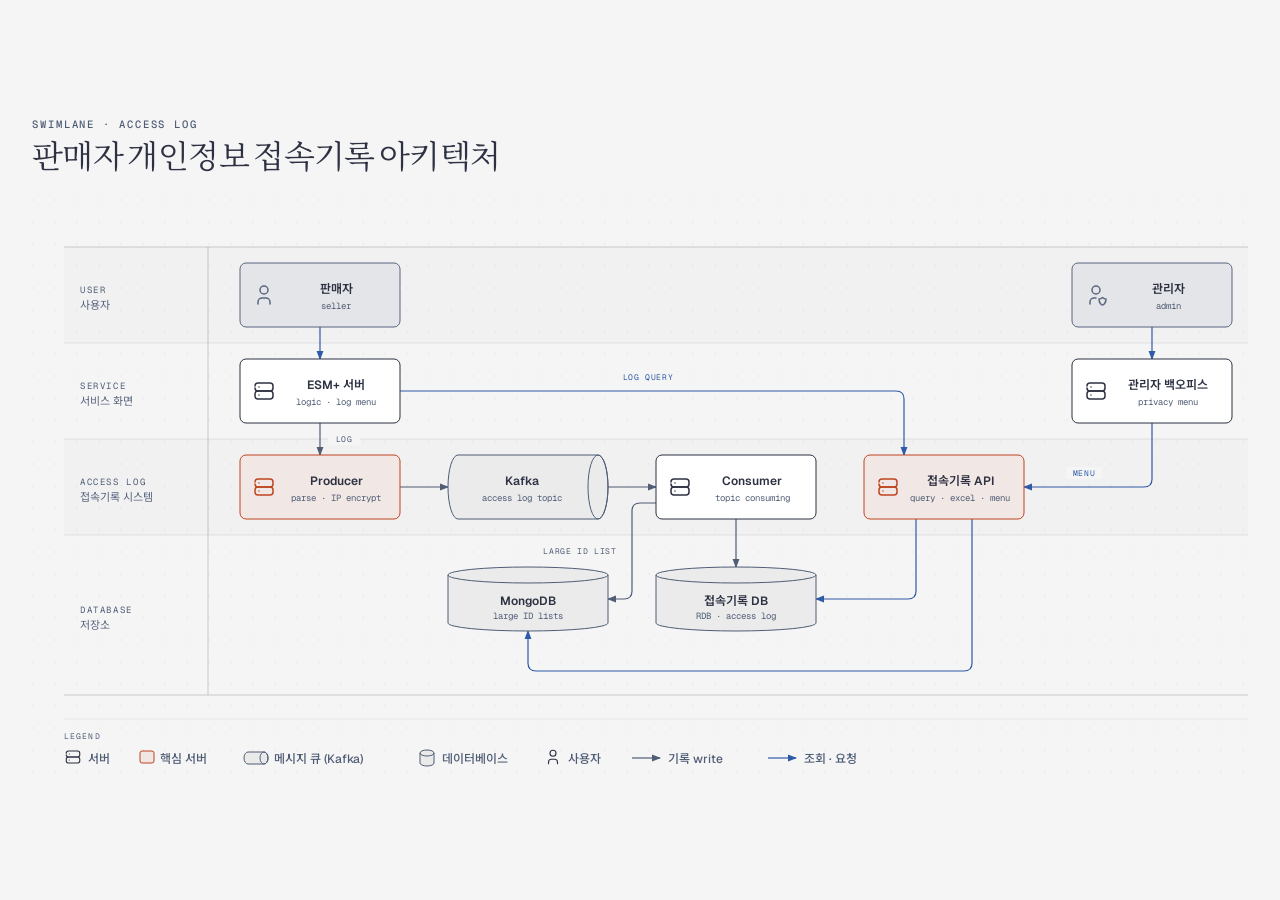
<file: projects/diagrams/access-log-architecture.html>
<!DOCTYPE html>
<html lang="ko">
<head>
  <meta charset="UTF-8">
  <meta name="viewport" content="width=device-width, initial-scale=1.0">
  <title>판매자 개인정보 접속기록 아키텍처</title>
  <link href="https://fonts.googleapis.com/css2?family=Instrument+Serif:ital@0;1&family=Geist:wght@400;500;600&family=Geist+Mono:wght@400;500;600&family=Noto+Serif:ital@0;1&family=Noto+Sans+KR:wght@400;500;600&family=Noto+Serif+KR:wght@400&display=swap" rel="stylesheet">
  <style>
    *, *::before, *::after { box-sizing: border-box; margin: 0; padding: 0; }
    body {
      font-family: 'Geist', 'Noto Sans KR', system-ui, sans-serif;
      background: #f5f5f5; color: #2d3142; min-height: 100vh;
      display: flex; align-items: center; justify-content: center; padding: 3rem 2rem;
    }
    .frame { max-width: 1320px; width: 100%; }
    .diagram-container { width: 100%; overflow-x: auto; }
    .eyebrow { font-family: 'Geist Mono', ui-monospace, monospace; font-size: 0.66rem; font-weight: 500; letter-spacing: 0.18em; text-transform: uppercase; color: #4f5d75; margin-bottom: 0.5rem; }
    h1 { font-family: 'Instrument Serif', 'Noto Serif', 'Noto Serif KR', serif; font-size: clamp(1.5rem, 2.4vw + 0.75rem, 2rem); font-weight: 400; letter-spacing: -0.02em; line-height: 1.15; margin-bottom: 1.5rem; }
    svg { width: 100%; min-width: 1280px; display: block; }
    @media print { .diagram-container { overflow-x: visible; } svg { min-width: 0; } }
  </style>
</head>
<body>
  <div class="frame">
    <p class="eyebrow">Swimlane · Access Log</p>
    <h1>판매자 개인정보 접속기록 아키텍처</h1>
    <div class="diagram-container">
<svg viewBox="0 0 1280 584" xmlns="http://www.w3.org/2000/svg" role="img" aria-labelledby="access-log-architecture-title access-log-architecture-desc" style="min-width:1280px">
<title id="access-log-architecture-title">판매자 개인정보 접속기록 아키텍처</title>
<desc id="access-log-architecture-desc">ESM+ 서버가 남긴 개인정보 접속기록을 Producer가 파싱하고 IP를 암호화해 Kafka로 보내고, Consumer가 접속기록 DB와 MongoDB에 저장하며, 접속기록 API가 판매자 조회와 관리자 메뉴 관리를 처리하는 구조.</desc>
<defs>
<marker id="access-log-architecture-arrow" markerWidth="8" markerHeight="6" refX="7" refY="3" orient="auto-start-reverse"><polygon points="0 0, 8 3, 0 6" fill="#4f5d75"/></marker>
<marker id="access-log-architecture-arrow-link" markerWidth="8" markerHeight="6" refX="7" refY="3" orient="auto-start-reverse"><polygon points="0 0, 8 3, 0 6" fill="#2e5aa8"/></marker>
<pattern id="access-log-architecture-dots" width="22" height="22" patternUnits="userSpaceOnUse"><circle cx="1" cy="1" r="0.9" fill="rgba(45,49,66,0.10)"/></pattern>
</defs>
<rect width="100%" height="100%" fill="#f5f5f5"/>
<rect width="100%" height="100%" fill="url(#access-log-architecture-dots)" opacity="0.55"/>
<!-- Zones -->
<rect x="32" y="48" width="1216" height="96" fill="rgba(45,49,66,0.018)"/>
<line x1="32" y1="48" x2="1248" y2="48" stroke="rgba(45,49,66,0.22)" stroke-width="1"/>
<text x="48" y="94" fill="#4f5d75" font-size="9" font-family="'Geist Mono', monospace" letter-spacing="0.18em">USER</text>
<text x="48" y="110" fill="#5a6580" font-size="11" font-family="'Geist', 'Noto Sans KR', 'Malgun Gothic', sans-serif">사용자</text>
<line x1="32" y1="144" x2="1248" y2="144" stroke="rgba(45,49,66,0.1)" stroke-width="1"/>
<text x="48" y="190" fill="#4f5d75" font-size="9" font-family="'Geist Mono', monospace" letter-spacing="0.18em">SERVICE</text>
<text x="48" y="206" fill="#5a6580" font-size="11" font-family="'Geist', 'Noto Sans KR', 'Malgun Gothic', sans-serif">서비스 화면</text>
<rect x="32" y="240" width="1216" height="96" fill="rgba(45,49,66,0.018)"/>
<line x1="32" y1="240" x2="1248" y2="240" stroke="rgba(45,49,66,0.1)" stroke-width="1"/>
<text x="48" y="286" fill="#4f5d75" font-size="9" font-family="'Geist Mono', monospace" letter-spacing="0.18em">ACCESS LOG</text>
<text x="48" y="302" fill="#5a6580" font-size="11" font-family="'Geist', 'Noto Sans KR', 'Malgun Gothic', sans-serif">접속기록 시스템</text>
<line x1="32" y1="336" x2="1248" y2="336" stroke="rgba(45,49,66,0.1)" stroke-width="1"/>
<text x="48" y="414" fill="#4f5d75" font-size="9" font-family="'Geist Mono', monospace" letter-spacing="0.18em">DATABASE</text>
<text x="48" y="430" fill="#5a6580" font-size="11" font-family="'Geist', 'Noto Sans KR', 'Malgun Gothic', sans-serif">저장소</text>
<line x1="32" y1="496" x2="1248" y2="496" stroke="rgba(45,49,66,0.22)" stroke-width="1"/>
<line x1="176" y1="48" x2="176" y2="496" stroke="rgba(45,49,66,0.22)" stroke-width="1"/>
<!-- Arrows (drawn before nodes) -->
<path d="M 288,128 V 160" fill="none" stroke="#2e5aa8" stroke-width="1.2" marker-end="url(#access-log-architecture-arrow-link)"/>
<path d="M 1120,128 V 160" fill="none" stroke="#2e5aa8" stroke-width="1.2" marker-end="url(#access-log-architecture-arrow-link)"/>
<path d="M 288,224 V 256" fill="none" stroke="#4f5d75" stroke-width="1.2" marker-end="url(#access-log-architecture-arrow)"/>
<path d="M 368,288 H 416" fill="none" stroke="#4f5d75" stroke-width="1.2" marker-end="url(#access-log-architecture-arrow)"/>
<path d="M 576,288 H 624" fill="none" stroke="#4f5d75" stroke-width="1.2" marker-end="url(#access-log-architecture-arrow)"/>
<path d="M 704,320 V 368" fill="none" stroke="#4f5d75" stroke-width="1.2" marker-end="url(#access-log-architecture-arrow)"/>
<path d="M 624,304 H 608 Q 600,304 600,312 V 392 Q 600,400 592,400 H 576" fill="none" stroke="#4f5d75" stroke-width="1.2" marker-end="url(#access-log-architecture-arrow)"/>
<path d="M 368,192 H 864 Q 872,192 872,200 V 256" fill="none" stroke="#2e5aa8" stroke-width="1.2" marker-end="url(#access-log-architecture-arrow-link)"/>
<path d="M 1120,224 V 280 Q 1120,288 1112,288 H 992" fill="none" stroke="#2e5aa8" stroke-width="1.2" marker-end="url(#access-log-architecture-arrow-link)"/>
<path d="M 884,320 V 392 Q 884,400 876,400 H 784" fill="none" stroke="#2e5aa8" stroke-width="1.2" marker-end="url(#access-log-architecture-arrow-link)"/>
<path d="M 940,320 V 464 Q 940,472 932,472 H 504 Q 496,472 496,464 V 432" fill="none" stroke="#2e5aa8" stroke-width="1.2" marker-end="url(#access-log-architecture-arrow-link)"/>
<!-- Arrow labels -->
<rect x="296" y="234" width="32" height="12" rx="2" fill="#f5f5f5"/>
<text x="312" y="243" fill="#4f5d75" font-size="8" font-family="'Geist Mono', monospace" text-anchor="middle" letter-spacing="0.08em">LOG</text>
<rect x="504" y="346" width="88" height="12" rx="2" fill="#f5f5f5"/>
<text x="548" y="355" fill="#4f5d75" font-size="8" font-family="'Geist Mono', monospace" text-anchor="middle" letter-spacing="0.08em">LARGE ID LIST</text>
<rect x="584" y="172" width="64" height="12" rx="2" fill="#f5f5f5"/>
<text x="616" y="181" fill="#2e5aa8" font-size="8" font-family="'Geist Mono', monospace" text-anchor="middle" letter-spacing="0.08em">LOG QUERY</text>
<rect x="1034" y="268" width="36" height="12" rx="2" fill="#f5f5f5"/>
<text x="1052" y="277" fill="#2e5aa8" font-size="8" font-family="'Geist Mono', monospace" text-anchor="middle" letter-spacing="0.08em">MENU</text>
<!-- Nodes -->
<rect x="208" y="64" width="160" height="64" rx="6" fill="#f5f5f5"/>
<rect x="208" y="64" width="160" height="64" rx="6" fill="rgba(79,93,117,0.10)" stroke="#5a6580" stroke-width="1"/>
<g transform="translate(220,84) scale(1)" fill="none" stroke="#5a6580" stroke-width="1.5" stroke-linecap="round" stroke-linejoin="round" aria-hidden="true"><path d="M8 7a4 4 0 1 0 8 0a4 4 0 0 0 -8 0" /> <path d="M6 21v-2a4 4 0 0 1 4 -4h4a4 4 0 0 1 4 4v2" /></g>
<text x="304" y="94" fill="#2d3142" font-size="12" font-weight="600" font-family="'Geist', 'Noto Sans KR', 'Malgun Gothic', sans-serif" text-anchor="middle">판매자</text>
<text x="304" y="110" fill="#4f5d75" font-size="9" font-family="'Geist Mono', monospace" text-anchor="middle">seller</text>
<rect x="1040" y="64" width="160" height="64" rx="6" fill="#f5f5f5"/>
<rect x="1040" y="64" width="160" height="64" rx="6" fill="rgba(79,93,117,0.10)" stroke="#5a6580" stroke-width="1"/>
<g transform="translate(1052,84) scale(1)" fill="none" stroke="#5a6580" stroke-width="1.5" stroke-linecap="round" stroke-linejoin="round" aria-hidden="true"><path d="M6 21v-2a4 4 0 0 1 4 -4h2" /> <path d="M22 16c0 4 -2.5 6 -3.5 6s-3.5 -2 -3.5 -6c1 0 2.5 -.5 3.5 -1.5c1 1 2.5 1.5 3.5 1.5" /> <path d="M8 7a4 4 0 1 0 8 0a4 4 0 0 0 -8 0" /></g>
<text x="1136" y="94" fill="#2d3142" font-size="12" font-weight="600" font-family="'Geist', 'Noto Sans KR', 'Malgun Gothic', sans-serif" text-anchor="middle">관리자</text>
<text x="1136" y="110" fill="#4f5d75" font-size="9" font-family="'Geist Mono', monospace" text-anchor="middle">admin</text>
<rect x="208" y="160" width="160" height="64" rx="6" fill="#f5f5f5"/>
<rect x="208" y="160" width="160" height="64" rx="6" fill="#ffffff" stroke="#2d3142" stroke-width="1"/>
<g transform="translate(220,180) scale(1)" fill="none" stroke="#2d3142" stroke-width="1.5" stroke-linecap="round" stroke-linejoin="round" aria-hidden="true"><path d="M3 7a3 3 0 0 1 3 -3h12a3 3 0 0 1 3 3v2a3 3 0 0 1 -3 3h-12a3 3 0 0 1 -3 -3" /> <path d="M3 15a3 3 0 0 1 3 -3h12a3 3 0 0 1 3 3v2a3 3 0 0 1 -3 3h-12a3 3 0 0 1 -3 -3l0 -2" /> <path d="M7 8l0 .01" /> <path d="M7 16l0 .01" /></g>
<text x="304" y="190" fill="#2d3142" font-size="12" font-weight="600" font-family="'Geist', 'Noto Sans KR', 'Malgun Gothic', sans-serif" text-anchor="middle">ESM+ 서버</text>
<text x="304" y="206" fill="#4f5d75" font-size="9" font-family="'Geist Mono', monospace" text-anchor="middle">logic · log menu</text>
<rect x="1040" y="160" width="160" height="64" rx="6" fill="#f5f5f5"/>
<rect x="1040" y="160" width="160" height="64" rx="6" fill="#ffffff" stroke="#2d3142" stroke-width="1"/>
<g transform="translate(1052,180) scale(1)" fill="none" stroke="#2d3142" stroke-width="1.5" stroke-linecap="round" stroke-linejoin="round" aria-hidden="true"><path d="M3 7a3 3 0 0 1 3 -3h12a3 3 0 0 1 3 3v2a3 3 0 0 1 -3 3h-12a3 3 0 0 1 -3 -3" /> <path d="M3 15a3 3 0 0 1 3 -3h12a3 3 0 0 1 3 3v2a3 3 0 0 1 -3 3h-12a3 3 0 0 1 -3 -3l0 -2" /> <path d="M7 8l0 .01" /> <path d="M7 16l0 .01" /></g>
<text x="1136" y="190" fill="#2d3142" font-size="12" font-weight="600" font-family="'Geist', 'Noto Sans KR', 'Malgun Gothic', sans-serif" text-anchor="middle">관리자 백오피스</text>
<text x="1136" y="206" fill="#4f5d75" font-size="9" font-family="'Geist Mono', monospace" text-anchor="middle">privacy menu</text>
<rect x="208" y="256" width="160" height="64" rx="6" fill="#f5f5f5"/>
<rect x="208" y="256" width="160" height="64" rx="6" fill="rgba(191,69,32,0.08)" stroke="#bf4520" stroke-width="1"/>
<g transform="translate(220,276) scale(1)" fill="none" stroke="#bf4520" stroke-width="1.5" stroke-linecap="round" stroke-linejoin="round" aria-hidden="true"><path d="M3 7a3 3 0 0 1 3 -3h12a3 3 0 0 1 3 3v2a3 3 0 0 1 -3 3h-12a3 3 0 0 1 -3 -3" /> <path d="M3 15a3 3 0 0 1 3 -3h12a3 3 0 0 1 3 3v2a3 3 0 0 1 -3 3h-12a3 3 0 0 1 -3 -3l0 -2" /> <path d="M7 8l0 .01" /> <path d="M7 16l0 .01" /></g>
<text x="304" y="286" fill="#2d3142" font-size="12" font-weight="600" font-family="'Geist', 'Noto Sans KR', 'Malgun Gothic', sans-serif" text-anchor="middle">Producer</text>
<text x="304" y="302" fill="#4f5d75" font-size="9" font-family="'Geist Mono', monospace" text-anchor="middle">parse · IP encrypt</text>
<path d="M 426,256 H 566 A 10,32 0 0 1 566,320 H 426 A 10,32 0 0 1 426,256 Z" fill="#f5f5f5"/>
<path d="M 426,256 H 566 A 10,32 0 0 1 566,320 H 426 A 10,32 0 0 1 426,256 Z" fill="rgba(45,49,66,0.05)" stroke="#4f5d75" stroke-width="1"/>
<ellipse cx="566" cy="288" rx="10" ry="32" fill="none" stroke="#4f5d75" stroke-width="1"/>
<text x="490" y="286" fill="#2d3142" font-size="12" font-weight="600" font-family="'Geist', 'Noto Sans KR', 'Malgun Gothic', sans-serif" text-anchor="middle">Kafka</text>
<text x="490" y="302" fill="#4f5d75" font-size="9" font-family="'Geist Mono', monospace" text-anchor="middle">access log topic</text>
<rect x="624" y="256" width="160" height="64" rx="6" fill="#f5f5f5"/>
<rect x="624" y="256" width="160" height="64" rx="6" fill="#ffffff" stroke="#2d3142" stroke-width="1"/>
<g transform="translate(636,276) scale(1)" fill="none" stroke="#2d3142" stroke-width="1.5" stroke-linecap="round" stroke-linejoin="round" aria-hidden="true"><path d="M3 7a3 3 0 0 1 3 -3h12a3 3 0 0 1 3 3v2a3 3 0 0 1 -3 3h-12a3 3 0 0 1 -3 -3" /> <path d="M3 15a3 3 0 0 1 3 -3h12a3 3 0 0 1 3 3v2a3 3 0 0 1 -3 3h-12a3 3 0 0 1 -3 -3l0 -2" /> <path d="M7 8l0 .01" /> <path d="M7 16l0 .01" /></g>
<text x="720" y="286" fill="#2d3142" font-size="12" font-weight="600" font-family="'Geist', 'Noto Sans KR', 'Malgun Gothic', sans-serif" text-anchor="middle">Consumer</text>
<text x="720" y="302" fill="#4f5d75" font-size="9" font-family="'Geist Mono', monospace" text-anchor="middle">topic consuming</text>
<rect x="832" y="256" width="160" height="64" rx="6" fill="#f5f5f5"/>
<rect x="832" y="256" width="160" height="64" rx="6" fill="rgba(191,69,32,0.08)" stroke="#bf4520" stroke-width="1"/>
<g transform="translate(844,276) scale(1)" fill="none" stroke="#bf4520" stroke-width="1.5" stroke-linecap="round" stroke-linejoin="round" aria-hidden="true"><path d="M3 7a3 3 0 0 1 3 -3h12a3 3 0 0 1 3 3v2a3 3 0 0 1 -3 3h-12a3 3 0 0 1 -3 -3" /> <path d="M3 15a3 3 0 0 1 3 -3h12a3 3 0 0 1 3 3v2a3 3 0 0 1 -3 3h-12a3 3 0 0 1 -3 -3l0 -2" /> <path d="M7 8l0 .01" /> <path d="M7 16l0 .01" /></g>
<text x="928" y="286" fill="#2d3142" font-size="12" font-weight="600" font-family="'Geist', 'Noto Sans KR', 'Malgun Gothic', sans-serif" text-anchor="middle">접속기록 API</text>
<text x="928" y="302" fill="#4f5d75" font-size="9" font-family="'Geist Mono', monospace" text-anchor="middle">query · excel · menu</text>
<path d="M 416,376 A 80,8 0 0 1 576,376 V 424 A 80,8 0 0 1 416,424 Z" fill="#f5f5f5"/>
<path d="M 416,376 A 80,8 0 0 1 576,376 V 424 A 80,8 0 0 1 416,424 Z" fill="rgba(45,49,66,0.05)" stroke="#4f5d75" stroke-width="1"/>
<path d="M 416,376 A 80,8 0 0 0 576,376" fill="none" stroke="#4f5d75" stroke-width="1"/>
<text x="496" y="406" fill="#2d3142" font-size="12" font-weight="600" font-family="'Geist', 'Noto Sans KR', 'Malgun Gothic', sans-serif" text-anchor="middle">MongoDB</text>
<text x="496" y="420" fill="#4f5d75" font-size="9" font-family="'Geist Mono', monospace" text-anchor="middle">large ID lists</text>
<path d="M 624,376 A 80,8 0 0 1 784,376 V 424 A 80,8 0 0 1 624,424 Z" fill="#f5f5f5"/>
<path d="M 624,376 A 80,8 0 0 1 784,376 V 424 A 80,8 0 0 1 624,424 Z" fill="rgba(45,49,66,0.05)" stroke="#4f5d75" stroke-width="1"/>
<path d="M 624,376 A 80,8 0 0 0 784,376" fill="none" stroke="#4f5d75" stroke-width="1"/>
<text x="704" y="406" fill="#2d3142" font-size="12" font-weight="600" font-family="'Geist', 'Noto Sans KR', 'Malgun Gothic', sans-serif" text-anchor="middle">접속기록 DB</text>
<text x="704" y="420" fill="#4f5d75" font-size="9" font-family="'Geist Mono', monospace" text-anchor="middle">RDB · access log</text>
<line x1="32" y1="520" x2="1248" y2="520" stroke="rgba(45,49,66,0.10)" stroke-width="0.8"/>
<text x="32" y="540" fill="#4f5d75" font-size="8" font-family="'Geist Mono', monospace" letter-spacing="0.14em">LEGEND</text>
<g transform="translate(32,549) scale(0.75)" fill="none" stroke="#2d3142" stroke-width="1.5" stroke-linecap="round" stroke-linejoin="round" aria-hidden="true"><path d="M3 7a3 3 0 0 1 3 -3h12a3 3 0 0 1 3 3v2a3 3 0 0 1 -3 3h-12a3 3 0 0 1 -3 -3" /> <path d="M3 15a3 3 0 0 1 3 -3h12a3 3 0 0 1 3 3v2a3 3 0 0 1 -3 3h-12a3 3 0 0 1 -3 -3l0 -2" /> <path d="M7 8l0 .01" /> <path d="M7 16l0 .01" /></g>
<text x="56" y="564" fill="#4f5d75" font-size="12" font-weight="500" font-family="'Geist', 'Noto Sans KR', 'Malgun Gothic', sans-serif">서버</text>
<rect x="108" y="552" width="14" height="12" rx="2" fill="rgba(191,69,32,0.08)" stroke="#bf4520" stroke-width="1"/>
<text x="128" y="564" fill="#4f5d75" font-size="12" font-weight="500" font-family="'Geist', 'Noto Sans KR', 'Malgun Gothic', sans-serif">핵심 서버</text>
<path d="M 216,553 H 232 A 4,6 0 0 1 232,565 H 216 A 4,6 0 0 1 216,553 Z" fill="rgba(45,49,66,0.05)" stroke="#4f5d75" stroke-width="1"/><ellipse cx="232" cy="559" rx="4" ry="6" fill="none" stroke="#4f5d75" stroke-width="1"/>
<text x="242" y="564" fill="#4f5d75" font-size="12" font-weight="500" font-family="'Geist', 'Noto Sans KR', 'Malgun Gothic', sans-serif">메시지 큐 (Kafka)</text>
<path d="M 388,554 A 7,3 0 0 1 402,554 V 564 A 7,3 0 0 1 388,564 Z" fill="rgba(45,49,66,0.05)" stroke="#4f5d75" stroke-width="1"/><path d="M 388,554 A 7,3 0 0 0 402,554" fill="none" stroke="#4f5d75" stroke-width="1"/>
<text x="410" y="564" fill="#4f5d75" font-size="12" font-weight="500" font-family="'Geist', 'Noto Sans KR', 'Malgun Gothic', sans-serif">데이터베이스</text>
<g transform="translate(512,549) scale(0.75)" fill="none" stroke="#2d3142" stroke-width="1.5" stroke-linecap="round" stroke-linejoin="round" aria-hidden="true"><path d="M8 7a4 4 0 1 0 8 0a4 4 0 0 0 -8 0" /> <path d="M6 21v-2a4 4 0 0 1 4 -4h4a4 4 0 0 1 4 4v2" /></g>
<text x="536" y="564" fill="#4f5d75" font-size="12" font-weight="500" font-family="'Geist', 'Noto Sans KR', 'Malgun Gothic', sans-serif">사용자</text>
<line x1="600" y1="559" x2="628" y2="559" stroke="#4f5d75" stroke-width="1.2" marker-end="url(#access-log-architecture-arrow)"/>
<text x="636" y="564" fill="#4f5d75" font-size="12" font-weight="500" font-family="'Geist', 'Noto Sans KR', 'Malgun Gothic', sans-serif">기록 write</text>
<line x1="736" y1="559" x2="764" y2="559" stroke="#2e5aa8" stroke-width="1.2" marker-end="url(#access-log-architecture-arrow-link)"/>
<text x="772" y="564" fill="#4f5d75" font-size="12" font-weight="500" font-family="'Geist', 'Noto Sans KR', 'Malgun Gothic', sans-serif">조회 · 요청</text>
</svg>
    </div>
  </div>
</body>
</html>
</file>
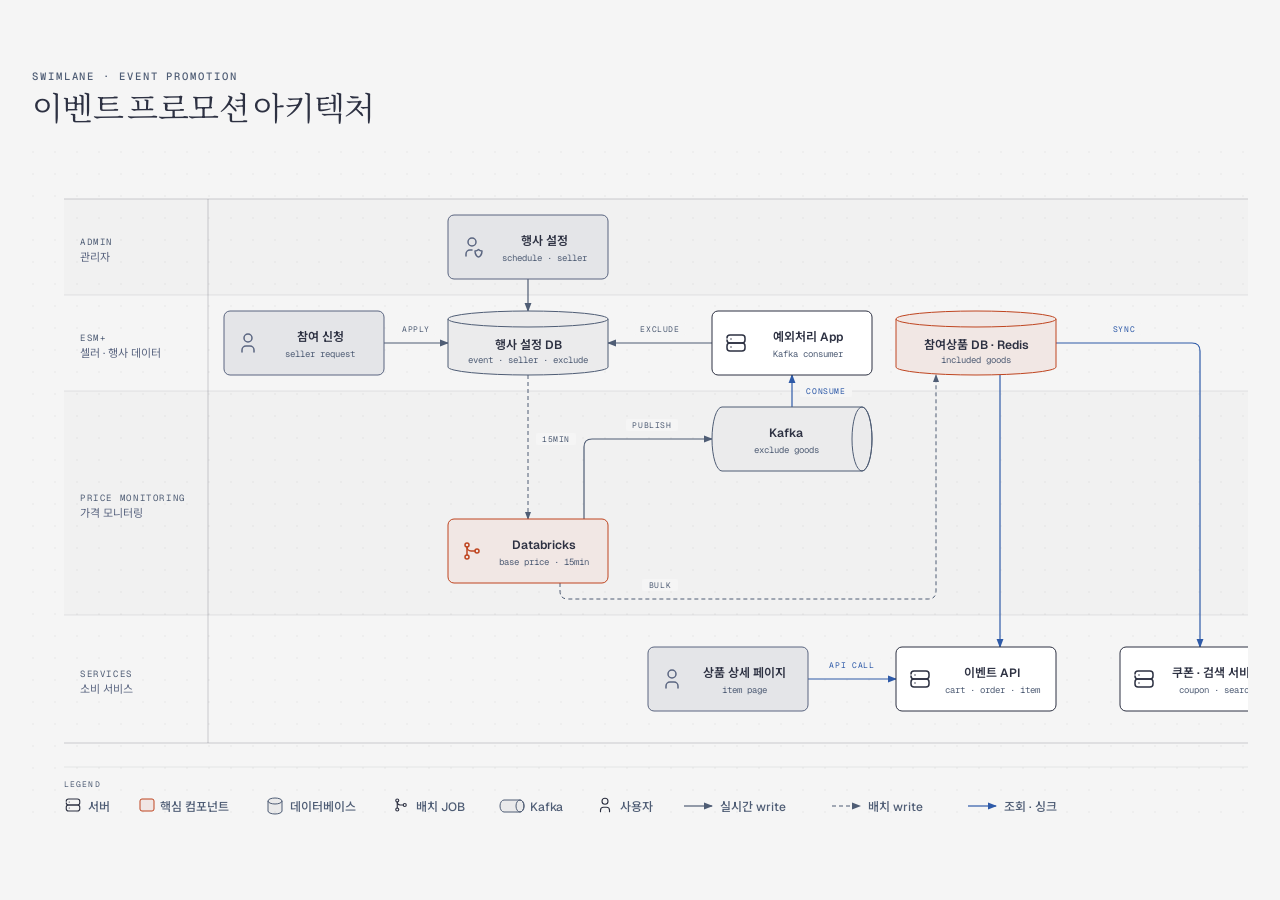
<file: projects/diagrams/event-promo-overview.html>
<!DOCTYPE html>
<html lang="ko">
<head>
  <meta charset="UTF-8">
  <meta name="viewport" content="width=device-width, initial-scale=1.0">
  <title>이벤트 프로모션 아키텍처</title>
  <link href="https://fonts.googleapis.com/css2?family=Instrument+Serif:ital@0;1&family=Geist:wght@400;500;600&family=Geist+Mono:wght@400;500;600&family=Noto+Serif:ital@0;1&family=Noto+Sans+KR:wght@400;500;600&family=Noto+Serif+KR:wght@400&display=swap" rel="stylesheet">
  <style>
    *, *::before, *::after { box-sizing: border-box; margin: 0; padding: 0; }
    body {
      font-family: 'Geist', 'Noto Sans KR', system-ui, sans-serif;
      background: #f5f5f5; color: #2d3142; min-height: 100vh;
      display: flex; align-items: center; justify-content: center; padding: 3rem 2rem;
    }
    .frame { max-width: 1320px; width: 100%; }
    .diagram-container { width: 100%; overflow-x: auto; }
    .eyebrow { font-family: 'Geist Mono', ui-monospace, monospace; font-size: 0.66rem; font-weight: 500; letter-spacing: 0.18em; text-transform: uppercase; color: #4f5d75; margin-bottom: 0.5rem; }
    h1 { font-family: 'Instrument Serif', 'Noto Serif', 'Noto Serif KR', serif; font-size: clamp(1.5rem, 2.4vw + 0.75rem, 2rem); font-weight: 400; letter-spacing: -0.02em; line-height: 1.15; margin-bottom: 1.5rem; }
    svg { width: 100%; min-width: 1280px; display: block; }
    @media print { .diagram-container { overflow-x: visible; } svg { min-width: 0; } }
  </style>
</head>
<body>
  <div class="frame">
    <p class="eyebrow">Swimlane · Event Promotion</p>
    <h1>이벤트 프로모션 아키텍처</h1>
    <div class="diagram-container">
<svg viewBox="0 0 1280 680" xmlns="http://www.w3.org/2000/svg" role="img" aria-labelledby="event-promo-overview-title event-promo-overview-desc" style="min-width:1280px">
<title id="event-promo-overview-title">이벤트 프로모션 아키텍처</title>
<desc id="event-promo-overview-desc">관리자와 셀러가 행사 설정 DB에 쓴 데이터를 Databricks가 15분 주기로 집계해 기준가와 참여상품을 만들고, 기준가 이탈 등 제외 조건에 해당하는 상품은 Kafka 토픽으로 발행해 예외처리 App이 소비·제외 처리하며, 참여상품을 이벤트 API와 쿠폰·검색 서비스로 싱크하는 구조를 영역별로 나눈 그림.</desc>
<defs>
<marker id="event-promo-overview-arrow" markerWidth="8" markerHeight="6" refX="7" refY="3" orient="auto-start-reverse"><polygon points="0 0, 8 3, 0 6" fill="#4f5d75"/></marker>
<marker id="event-promo-overview-arrow-link" markerWidth="8" markerHeight="6" refX="7" refY="3" orient="auto-start-reverse"><polygon points="0 0, 8 3, 0 6" fill="#2e5aa8"/></marker>
<pattern id="event-promo-overview-dots" width="22" height="22" patternUnits="userSpaceOnUse"><circle cx="1" cy="1" r="0.9" fill="rgba(45,49,66,0.10)"/></pattern>
</defs>
<rect width="100%" height="100%" fill="#f5f5f5"/>
<rect width="100%" height="100%" fill="url(#event-promo-overview-dots)" opacity="0.55"/>
<!-- Zones -->
<rect x="32" y="48" width="1216" height="96" fill="rgba(45,49,66,0.018)"/>
<line x1="32" y1="48" x2="1248" y2="48" stroke="rgba(45,49,66,0.22)" stroke-width="1"/>
<text x="48" y="94" fill="#4f5d75" font-size="9" font-family="'Geist Mono', monospace" letter-spacing="0.18em">ADMIN</text>
<text x="48" y="110" fill="#5a6580" font-size="11" font-family="'Geist', 'Noto Sans KR', 'Malgun Gothic', sans-serif">관리자</text>
<line x1="32" y1="144" x2="1248" y2="144" stroke="rgba(45,49,66,0.1)" stroke-width="1"/>
<text x="48" y="190" fill="#4f5d75" font-size="9" font-family="'Geist Mono', monospace" letter-spacing="0.18em">ESM+</text>
<text x="48" y="206" fill="#5a6580" font-size="11" font-family="'Geist', 'Noto Sans KR', 'Malgun Gothic', sans-serif">셀러 · 행사 데이터</text>
<rect x="32" y="240" width="1216" height="224" fill="rgba(45,49,66,0.018)"/>
<line x1="32" y1="240" x2="1248" y2="240" stroke="rgba(45,49,66,0.1)" stroke-width="1"/>
<text x="48" y="350" fill="#4f5d75" font-size="9" font-family="'Geist Mono', monospace" letter-spacing="0.18em">PRICE MONITORING</text>
<text x="48" y="366" fill="#5a6580" font-size="11" font-family="'Geist', 'Noto Sans KR', 'Malgun Gothic', sans-serif">가격 모니터링</text>
<line x1="32" y1="464" x2="1248" y2="464" stroke="rgba(45,49,66,0.1)" stroke-width="1"/>
<text x="48" y="526" fill="#4f5d75" font-size="9" font-family="'Geist Mono', monospace" letter-spacing="0.18em">SERVICES</text>
<text x="48" y="542" fill="#5a6580" font-size="11" font-family="'Geist', 'Noto Sans KR', 'Malgun Gothic', sans-serif">소비 서비스</text>
<line x1="32" y1="592" x2="1248" y2="592" stroke="rgba(45,49,66,0.22)" stroke-width="1"/>
<line x1="176" y1="48" x2="176" y2="592" stroke="rgba(45,49,66,0.22)" stroke-width="1"/>
<!-- Arrows (drawn before nodes) -->
<path d="M 496,128 V 160" fill="none" stroke="#4f5d75" stroke-width="1.2" marker-end="url(#event-promo-overview-arrow)"/>
<path d="M 352,192 H 416" fill="none" stroke="#4f5d75" stroke-width="1.2" marker-end="url(#event-promo-overview-arrow)"/>
<path d="M 496,224 V 368" fill="none" stroke="#4f5d75" stroke-width="1" stroke-dasharray="4,3" marker-end="url(#event-promo-overview-arrow)"/>
<path d="M 552,368 V 296 Q 552,288 560,288 H 680" fill="none" stroke="#4f5d75" stroke-width="1.2" marker-end="url(#event-promo-overview-arrow)"/>
<path d="M 760,256 V 224" fill="none" stroke="#2e5aa8" stroke-width="1.2" marker-end="url(#event-promo-overview-arrow-link)"/>
<path d="M 680,192 H 576" fill="none" stroke="#4f5d75" stroke-width="1.2" marker-end="url(#event-promo-overview-arrow)"/>
<path d="M 528,432 V 440 Q 528,448 536,448 H 896 Q 904,448 904,440 V 224" fill="none" stroke="#4f5d75" stroke-width="1" stroke-dasharray="4,3" marker-end="url(#event-promo-overview-arrow)"/>
<path d="M 968,224 V 496" fill="none" stroke="#2e5aa8" stroke-width="1.2" marker-end="url(#event-promo-overview-arrow-link)"/>
<path d="M 776,528 H 864" fill="none" stroke="#2e5aa8" stroke-width="1.2" marker-end="url(#event-promo-overview-arrow-link)"/>
<path d="M 1024,192 H 1160 Q 1168,192 1168,200 V 496" fill="none" stroke="#2e5aa8" stroke-width="1.2" marker-end="url(#event-promo-overview-arrow-link)"/>
<!-- Arrow labels -->
<rect x="364" y="172" width="40" height="12" rx="2" fill="#f5f5f5"/>
<text x="384" y="181" fill="#4f5d75" font-size="8" font-family="'Geist Mono', monospace" text-anchor="middle" letter-spacing="0.08em">APPLY</text>
<rect x="504" y="282" width="40" height="12" rx="2" fill="#f5f5f5"/>
<text x="524" y="291" fill="#4f5d75" font-size="8" font-family="'Geist Mono', monospace" text-anchor="middle" letter-spacing="0.08em">15MIN</text>
<rect x="594" y="268" width="52" height="12" rx="2" fill="#f5f5f5"/>
<text x="620" y="277" fill="#4f5d75" font-size="8" font-family="'Geist Mono', monospace" text-anchor="middle" letter-spacing="0.08em">PUBLISH</text>
<rect x="768" y="234" width="52" height="12" rx="2" fill="#f5f5f5"/>
<text x="794" y="243" fill="#2e5aa8" font-size="8" font-family="'Geist Mono', monospace" text-anchor="middle" letter-spacing="0.08em">CONSUME</text>
<rect x="602" y="172" width="52" height="12" rx="2" fill="#f5f5f5"/>
<text x="628" y="181" fill="#4f5d75" font-size="8" font-family="'Geist Mono', monospace" text-anchor="middle" letter-spacing="0.08em">EXCLUDE</text>
<rect x="610" y="428" width="36" height="12" rx="2" fill="#f5f5f5"/>
<text x="628" y="437" fill="#4f5d75" font-size="8" font-family="'Geist Mono', monospace" text-anchor="middle" letter-spacing="0.08em">BULK</text>
<rect x="790" y="508" width="60" height="12" rx="2" fill="#f5f5f5"/>
<text x="820" y="517" fill="#2e5aa8" font-size="8" font-family="'Geist Mono', monospace" text-anchor="middle" letter-spacing="0.08em">API CALL</text>
<rect x="1074" y="172" width="36" height="12" rx="2" fill="#f5f5f5"/>
<text x="1092" y="181" fill="#2e5aa8" font-size="8" font-family="'Geist Mono', monospace" text-anchor="middle" letter-spacing="0.08em">SYNC</text>
<!-- Nodes -->
<rect x="416" y="64" width="160" height="64" rx="6" fill="#f5f5f5"/>
<rect x="416" y="64" width="160" height="64" rx="6" fill="rgba(79,93,117,0.10)" stroke="#5a6580" stroke-width="1"/>
<g transform="translate(428,84) scale(1)" fill="none" stroke="#5a6580" stroke-width="1.5" stroke-linecap="round" stroke-linejoin="round" aria-hidden="true"><path d="M6 21v-2a4 4 0 0 1 4 -4h2" /> <path d="M22 16c0 4 -2.5 6 -3.5 6s-3.5 -2 -3.5 -6c1 0 2.5 -.5 3.5 -1.5c1 1 2.5 1.5 3.5 1.5" /> <path d="M8 7a4 4 0 1 0 8 0a4 4 0 0 0 -8 0" /></g>
<text x="512" y="94" fill="#2d3142" font-size="12" font-weight="600" font-family="'Geist', 'Noto Sans KR', 'Malgun Gothic', sans-serif" text-anchor="middle">행사 설정</text>
<text x="512" y="110" fill="#4f5d75" font-size="9" font-family="'Geist Mono', monospace" text-anchor="middle">schedule · seller</text>
<rect x="192" y="160" width="160" height="64" rx="6" fill="#f5f5f5"/>
<rect x="192" y="160" width="160" height="64" rx="6" fill="rgba(79,93,117,0.10)" stroke="#5a6580" stroke-width="1"/>
<g transform="translate(204,180) scale(1)" fill="none" stroke="#5a6580" stroke-width="1.5" stroke-linecap="round" stroke-linejoin="round" aria-hidden="true"><path d="M8 7a4 4 0 1 0 8 0a4 4 0 0 0 -8 0" /> <path d="M6 21v-2a4 4 0 0 1 4 -4h4a4 4 0 0 1 4 4v2" /></g>
<text x="288" y="190" fill="#2d3142" font-size="12" font-weight="600" font-family="'Geist', 'Noto Sans KR', 'Malgun Gothic', sans-serif" text-anchor="middle">참여 신청</text>
<text x="288" y="206" fill="#4f5d75" font-size="9" font-family="'Geist Mono', monospace" text-anchor="middle">seller request</text>
<path d="M 416,168 A 80,8 0 0 1 576,168 V 216 A 80,8 0 0 1 416,216 Z" fill="#f5f5f5"/>
<path d="M 416,168 A 80,8 0 0 1 576,168 V 216 A 80,8 0 0 1 416,216 Z" fill="rgba(45,49,66,0.05)" stroke="#4f5d75" stroke-width="1"/>
<path d="M 416,168 A 80,8 0 0 0 576,168" fill="none" stroke="#4f5d75" stroke-width="1"/>
<text x="496" y="198" fill="#2d3142" font-size="12" font-weight="600" font-family="'Geist', 'Noto Sans KR', 'Malgun Gothic', sans-serif" text-anchor="middle">행사 설정 DB</text>
<text x="496" y="212" fill="#4f5d75" font-size="9" font-family="'Geist Mono', monospace" text-anchor="middle">event · seller · exclude</text>
<rect x="680" y="160" width="160" height="64" rx="6" fill="#f5f5f5"/>
<rect x="680" y="160" width="160" height="64" rx="6" fill="#ffffff" stroke="#2d3142" stroke-width="1"/>
<g transform="translate(692,180) scale(1)" fill="none" stroke="#2d3142" stroke-width="1.5" stroke-linecap="round" stroke-linejoin="round" aria-hidden="true"><path d="M3 7a3 3 0 0 1 3 -3h12a3 3 0 0 1 3 3v2a3 3 0 0 1 -3 3h-12a3 3 0 0 1 -3 -3" /> <path d="M3 15a3 3 0 0 1 3 -3h12a3 3 0 0 1 3 3v2a3 3 0 0 1 -3 3h-12a3 3 0 0 1 -3 -3l0 -2" /> <path d="M7 8l0 .01" /> <path d="M7 16l0 .01" /></g>
<text x="776" y="190" fill="#2d3142" font-size="12" font-weight="600" font-family="'Geist', 'Noto Sans KR', 'Malgun Gothic', sans-serif" text-anchor="middle">예외처리 App</text>
<text x="776" y="206" fill="#4f5d75" font-size="9" font-family="'Geist Mono', monospace" text-anchor="middle">Kafka consumer</text>
<path d="M 690,256 H 830 A 10,32 0 0 1 830,320 H 690 A 10,32 0 0 1 690,256 Z" fill="#f5f5f5"/>
<path d="M 690,256 H 830 A 10,32 0 0 1 830,320 H 690 A 10,32 0 0 1 690,256 Z" fill="rgba(45,49,66,0.05)" stroke="#4f5d75" stroke-width="1"/>
<ellipse cx="830" cy="288" rx="10" ry="32" fill="none" stroke="#4f5d75" stroke-width="1"/>
<text x="754" y="286" fill="#2d3142" font-size="12" font-weight="600" font-family="'Geist', 'Noto Sans KR', 'Malgun Gothic', sans-serif" text-anchor="middle">Kafka</text>
<text x="754" y="302" fill="#4f5d75" font-size="9" font-family="'Geist Mono', monospace" text-anchor="middle">exclude goods</text>
<path d="M 864,168 A 80,8 0 0 1 1024,168 V 216 A 80,8 0 0 1 864,216 Z" fill="#f5f5f5"/>
<path d="M 864,168 A 80,8 0 0 1 1024,168 V 216 A 80,8 0 0 1 864,216 Z" fill="rgba(191,69,32,0.08)" stroke="#bf4520" stroke-width="1"/>
<path d="M 864,168 A 80,8 0 0 0 1024,168" fill="none" stroke="#bf4520" stroke-width="1"/>
<text x="944" y="198" fill="#2d3142" font-size="12" font-weight="600" font-family="'Geist', 'Noto Sans KR', 'Malgun Gothic', sans-serif" text-anchor="middle">참여상품 DB · Redis</text>
<text x="944" y="212" fill="#4f5d75" font-size="9" font-family="'Geist Mono', monospace" text-anchor="middle">included goods</text>
<rect x="416" y="368" width="160" height="64" rx="6" fill="#f5f5f5"/>
<rect x="416" y="368" width="160" height="64" rx="6" fill="rgba(191,69,32,0.08)" stroke="#bf4520" stroke-width="1"/>
<g transform="translate(428,388) scale(1)" fill="none" stroke="#bf4520" stroke-width="1.5" stroke-linecap="round" stroke-linejoin="round" aria-hidden="true"><path d="M5 18a2 2 0 1 0 4 0a2 2 0 1 0 -4 0" /> <path d="M5 6a2 2 0 1 0 4 0a2 2 0 1 0 -4 0" /> <path d="M15 12a2 2 0 1 0 4 0a2 2 0 1 0 -4 0" /> <path d="M7 8l0 8" /> <path d="M7 8a4 4 0 0 0 4 4h4" /></g>
<text x="512" y="398" fill="#2d3142" font-size="12" font-weight="600" font-family="'Geist', 'Noto Sans KR', 'Malgun Gothic', sans-serif" text-anchor="middle">Databricks</text>
<text x="512" y="414" fill="#4f5d75" font-size="9" font-family="'Geist Mono', monospace" text-anchor="middle">base price · 15min</text>
<rect x="864" y="496" width="160" height="64" rx="6" fill="#f5f5f5"/>
<rect x="864" y="496" width="160" height="64" rx="6" fill="#ffffff" stroke="#2d3142" stroke-width="1"/>
<g transform="translate(876,516) scale(1)" fill="none" stroke="#2d3142" stroke-width="1.5" stroke-linecap="round" stroke-linejoin="round" aria-hidden="true"><path d="M3 7a3 3 0 0 1 3 -3h12a3 3 0 0 1 3 3v2a3 3 0 0 1 -3 3h-12a3 3 0 0 1 -3 -3" /> <path d="M3 15a3 3 0 0 1 3 -3h12a3 3 0 0 1 3 3v2a3 3 0 0 1 -3 3h-12a3 3 0 0 1 -3 -3l0 -2" /> <path d="M7 8l0 .01" /> <path d="M7 16l0 .01" /></g>
<text x="960" y="526" fill="#2d3142" font-size="12" font-weight="600" font-family="'Geist', 'Noto Sans KR', 'Malgun Gothic', sans-serif" text-anchor="middle">이벤트 API</text>
<text x="960" y="542" fill="#4f5d75" font-size="9" font-family="'Geist Mono', monospace" text-anchor="middle">cart · order · item</text>
<rect x="616" y="496" width="160" height="64" rx="6" fill="#f5f5f5"/>
<rect x="616" y="496" width="160" height="64" rx="6" fill="rgba(79,93,117,0.10)" stroke="#5a6580" stroke-width="1"/>
<g transform="translate(628,516) scale(1)" fill="none" stroke="#5a6580" stroke-width="1.5" stroke-linecap="round" stroke-linejoin="round" aria-hidden="true"><path d="M8 7a4 4 0 1 0 8 0a4 4 0 0 0 -8 0" /> <path d="M6 21v-2a4 4 0 0 1 4 -4h4a4 4 0 0 1 4 4v2" /></g>
<text x="712" y="526" fill="#2d3142" font-size="12" font-weight="600" font-family="'Geist', 'Noto Sans KR', 'Malgun Gothic', sans-serif" text-anchor="middle">상품 상세 페이지</text>
<text x="712" y="542" fill="#4f5d75" font-size="9" font-family="'Geist Mono', monospace" text-anchor="middle">item page</text>
<rect x="1088" y="496" width="160" height="64" rx="6" fill="#f5f5f5"/>
<rect x="1088" y="496" width="160" height="64" rx="6" fill="#ffffff" stroke="#2d3142" stroke-width="1"/>
<g transform="translate(1100,516) scale(1)" fill="none" stroke="#2d3142" stroke-width="1.5" stroke-linecap="round" stroke-linejoin="round" aria-hidden="true"><path d="M3 7a3 3 0 0 1 3 -3h12a3 3 0 0 1 3 3v2a3 3 0 0 1 -3 3h-12a3 3 0 0 1 -3 -3" /> <path d="M3 15a3 3 0 0 1 3 -3h12a3 3 0 0 1 3 3v2a3 3 0 0 1 -3 3h-12a3 3 0 0 1 -3 -3l0 -2" /> <path d="M7 8l0 .01" /> <path d="M7 16l0 .01" /></g>
<text x="1184" y="526" fill="#2d3142" font-size="12" font-weight="600" font-family="'Geist', 'Noto Sans KR', 'Malgun Gothic', sans-serif" text-anchor="middle">쿠폰 · 검색 서비스</text>
<text x="1184" y="542" fill="#4f5d75" font-size="9" font-family="'Geist Mono', monospace" text-anchor="middle">coupon · search</text>
<line x1="32" y1="616" x2="1248" y2="616" stroke="rgba(45,49,66,0.10)" stroke-width="0.8"/>
<text x="32" y="636" fill="#4f5d75" font-size="8" font-family="'Geist Mono', monospace" letter-spacing="0.14em">LEGEND</text>
<g transform="translate(32,645) scale(0.75)" fill="none" stroke="#2d3142" stroke-width="1.5" stroke-linecap="round" stroke-linejoin="round" aria-hidden="true"><path d="M3 7a3 3 0 0 1 3 -3h12a3 3 0 0 1 3 3v2a3 3 0 0 1 -3 3h-12a3 3 0 0 1 -3 -3" /> <path d="M3 15a3 3 0 0 1 3 -3h12a3 3 0 0 1 3 3v2a3 3 0 0 1 -3 3h-12a3 3 0 0 1 -3 -3l0 -2" /> <path d="M7 8l0 .01" /> <path d="M7 16l0 .01" /></g>
<text x="56" y="660" fill="#4f5d75" font-size="12" font-weight="500" font-family="'Geist', 'Noto Sans KR', 'Malgun Gothic', sans-serif">서버</text>
<rect x="108" y="648" width="14" height="12" rx="2" fill="rgba(191,69,32,0.08)" stroke="#bf4520" stroke-width="1"/>
<text x="128" y="660" fill="#4f5d75" font-size="12" font-weight="500" font-family="'Geist', 'Noto Sans KR', 'Malgun Gothic', sans-serif">핵심 컴포넌트</text>
<path d="M 236,650 A 7,3 0 0 1 250,650 V 660 A 7,3 0 0 1 236,660 Z" fill="rgba(45,49,66,0.05)" stroke="#4f5d75" stroke-width="1"/><path d="M 236,650 A 7,3 0 0 0 250,650" fill="none" stroke="#4f5d75" stroke-width="1"/>
<text x="258" y="660" fill="#4f5d75" font-size="12" font-weight="500" font-family="'Geist', 'Noto Sans KR', 'Malgun Gothic', sans-serif">데이터베이스</text>
<g transform="translate(360,645) scale(0.75)" fill="none" stroke="#2d3142" stroke-width="1.5" stroke-linecap="round" stroke-linejoin="round" aria-hidden="true"><path d="M5 18a2 2 0 1 0 4 0a2 2 0 1 0 -4 0" /> <path d="M5 6a2 2 0 1 0 4 0a2 2 0 1 0 -4 0" /> <path d="M15 12a2 2 0 1 0 4 0a2 2 0 1 0 -4 0" /> <path d="M7 8l0 8" /> <path d="M7 8a4 4 0 0 0 4 4h4" /></g>
<text x="384" y="660" fill="#4f5d75" font-size="12" font-weight="500" font-family="'Geist', 'Noto Sans KR', 'Malgun Gothic', sans-serif">배치 JOB</text>
<path d="M 472,649 H 488 A 4,6 0 0 1 488,661 H 472 A 4,6 0 0 1 472,649 Z" fill="rgba(45,49,66,0.05)" stroke="#4f5d75" stroke-width="1"/><ellipse cx="488" cy="655" rx="4" ry="6" fill="none" stroke="#4f5d75" stroke-width="1"/>
<text x="498" y="660" fill="#4f5d75" font-size="12" font-weight="500" font-family="'Geist', 'Noto Sans KR', 'Malgun Gothic', sans-serif">Kafka</text>
<g transform="translate(564,645) scale(0.75)" fill="none" stroke="#2d3142" stroke-width="1.5" stroke-linecap="round" stroke-linejoin="round" aria-hidden="true"><path d="M8 7a4 4 0 1 0 8 0a4 4 0 0 0 -8 0" /> <path d="M6 21v-2a4 4 0 0 1 4 -4h4a4 4 0 0 1 4 4v2" /></g>
<text x="588" y="660" fill="#4f5d75" font-size="12" font-weight="500" font-family="'Geist', 'Noto Sans KR', 'Malgun Gothic', sans-serif">사용자</text>
<line x1="652" y1="655" x2="680" y2="655" stroke="#4f5d75" stroke-width="1.2" marker-end="url(#event-promo-overview-arrow)"/>
<text x="688" y="660" fill="#4f5d75" font-size="12" font-weight="500" font-family="'Geist', 'Noto Sans KR', 'Malgun Gothic', sans-serif">실시간 write</text>
<line x1="800" y1="655" x2="828" y2="655" stroke="#4f5d75" stroke-width="1.2" stroke-dasharray="4,3" marker-end="url(#event-promo-overview-arrow)"/>
<text x="836" y="660" fill="#4f5d75" font-size="12" font-weight="500" font-family="'Geist', 'Noto Sans KR', 'Malgun Gothic', sans-serif">배치 write</text>
<line x1="936" y1="655" x2="964" y2="655" stroke="#2e5aa8" stroke-width="1.2" marker-end="url(#event-promo-overview-arrow-link)"/>
<text x="972" y="660" fill="#4f5d75" font-size="12" font-weight="500" font-family="'Geist', 'Noto Sans KR', 'Malgun Gothic', sans-serif">조회 · 싱크</text>
</svg>
    </div>
  </div>
</body>
</html>
</file>
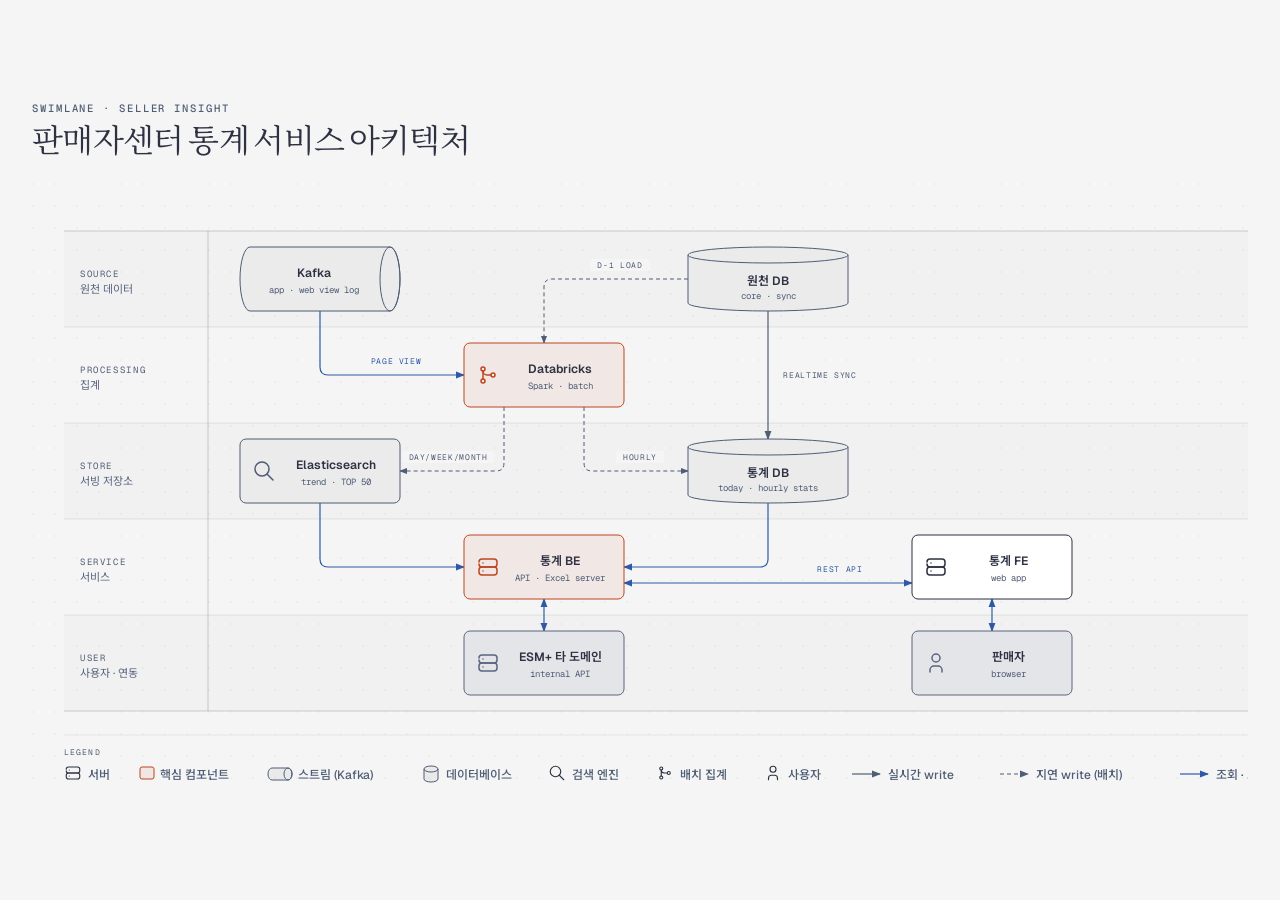
<file: projects/diagrams/seller-stats-architecture.html>
<!DOCTYPE html>
<html lang="ko">
<head>
  <meta charset="UTF-8">
  <meta name="viewport" content="width=device-width, initial-scale=1.0">
  <title>판매자센터 통계 서비스 아키텍처</title>
  <link href="https://fonts.googleapis.com/css2?family=Instrument+Serif:ital@0;1&family=Geist:wght@400;500;600&family=Geist+Mono:wght@400;500;600&family=Noto+Serif:ital@0;1&family=Noto+Sans+KR:wght@400;500;600&family=Noto+Serif+KR:wght@400&display=swap" rel="stylesheet">
  <style>
    *, *::before, *::after { box-sizing: border-box; margin: 0; padding: 0; }
    body {
      font-family: 'Geist', 'Noto Sans KR', system-ui, sans-serif;
      background: #f5f5f5; color: #2d3142; min-height: 100vh;
      display: flex; align-items: center; justify-content: center; padding: 3rem 2rem;
    }
    .frame { max-width: 1320px; width: 100%; }
    .diagram-container { width: 100%; overflow-x: auto; }
    .eyebrow { font-family: 'Geist Mono', ui-monospace, monospace; font-size: 0.66rem; font-weight: 500; letter-spacing: 0.18em; text-transform: uppercase; color: #4f5d75; margin-bottom: 0.5rem; }
    h1 { font-family: 'Instrument Serif', 'Noto Serif', 'Noto Serif KR', serif; font-size: clamp(1.5rem, 2.4vw + 0.75rem, 2rem); font-weight: 400; letter-spacing: -0.02em; line-height: 1.15; margin-bottom: 1.5rem; }
    svg { width: 100%; min-width: 1280px; display: block; }
    @media print { .diagram-container { overflow-x: visible; } svg { min-width: 0; } }
  </style>
</head>
<body>
  <div class="frame">
    <p class="eyebrow">Swimlane · Seller Insight</p>
    <h1>판매자센터 통계 서비스 아키텍처</h1>
    <div class="diagram-container">
<svg viewBox="0 0 1280 616" xmlns="http://www.w3.org/2000/svg" role="img" aria-labelledby="seller-stats-architecture-title seller-stats-architecture-desc" style="min-width:1280px">
<title id="seller-stats-architecture-title">판매자센터 통계 서비스 아키텍처</title>
<desc id="seller-stats-architecture-desc">페이지뷰 스트림과 원천 DB 데이터를 Databricks에서 집계해 Elasticsearch와 통계 DB에 적재하고, 통계 BE가 이를 조회해 통계 FE와 ESM+ 타 도메인에 제공하는 구조를 영역별로 나눈 그림.</desc>
<defs>
<marker id="seller-stats-architecture-arrow" markerWidth="8" markerHeight="6" refX="7" refY="3" orient="auto-start-reverse"><polygon points="0 0, 8 3, 0 6" fill="#4f5d75"/></marker>
<marker id="seller-stats-architecture-arrow-link" markerWidth="8" markerHeight="6" refX="7" refY="3" orient="auto-start-reverse"><polygon points="0 0, 8 3, 0 6" fill="#2e5aa8"/></marker>
<pattern id="seller-stats-architecture-dots" width="22" height="22" patternUnits="userSpaceOnUse"><circle cx="1" cy="1" r="0.9" fill="rgba(45,49,66,0.10)"/></pattern>
</defs>
<rect width="100%" height="100%" fill="#f5f5f5"/>
<rect width="100%" height="100%" fill="url(#seller-stats-architecture-dots)" opacity="0.55"/>
<!-- Zones -->
<rect x="32" y="48" width="1216" height="96" fill="rgba(45,49,66,0.018)"/>
<line x1="32" y1="48" x2="1248" y2="48" stroke="rgba(45,49,66,0.22)" stroke-width="1"/>
<text x="48" y="94" fill="#4f5d75" font-size="9" font-family="'Geist Mono', monospace" letter-spacing="0.18em">SOURCE</text>
<text x="48" y="110" fill="#5a6580" font-size="11" font-family="'Geist', 'Noto Sans KR', 'Malgun Gothic', sans-serif">원천 데이터</text>
<line x1="32" y1="144" x2="1248" y2="144" stroke="rgba(45,49,66,0.1)" stroke-width="1"/>
<text x="48" y="190" fill="#4f5d75" font-size="9" font-family="'Geist Mono', monospace" letter-spacing="0.18em">PROCESSING</text>
<text x="48" y="206" fill="#5a6580" font-size="11" font-family="'Geist', 'Noto Sans KR', 'Malgun Gothic', sans-serif">집계</text>
<rect x="32" y="240" width="1216" height="96" fill="rgba(45,49,66,0.018)"/>
<line x1="32" y1="240" x2="1248" y2="240" stroke="rgba(45,49,66,0.1)" stroke-width="1"/>
<text x="48" y="286" fill="#4f5d75" font-size="9" font-family="'Geist Mono', monospace" letter-spacing="0.18em">STORE</text>
<text x="48" y="302" fill="#5a6580" font-size="11" font-family="'Geist', 'Noto Sans KR', 'Malgun Gothic', sans-serif">서빙 저장소</text>
<line x1="32" y1="336" x2="1248" y2="336" stroke="rgba(45,49,66,0.1)" stroke-width="1"/>
<text x="48" y="382" fill="#4f5d75" font-size="9" font-family="'Geist Mono', monospace" letter-spacing="0.18em">SERVICE</text>
<text x="48" y="398" fill="#5a6580" font-size="11" font-family="'Geist', 'Noto Sans KR', 'Malgun Gothic', sans-serif">서비스</text>
<rect x="32" y="432" width="1216" height="96" fill="rgba(45,49,66,0.018)"/>
<line x1="32" y1="432" x2="1248" y2="432" stroke="rgba(45,49,66,0.1)" stroke-width="1"/>
<text x="48" y="478" fill="#4f5d75" font-size="9" font-family="'Geist Mono', monospace" letter-spacing="0.18em">USER</text>
<text x="48" y="494" fill="#5a6580" font-size="11" font-family="'Geist', 'Noto Sans KR', 'Malgun Gothic', sans-serif">사용자 · 연동</text>
<line x1="32" y1="528" x2="1248" y2="528" stroke="rgba(45,49,66,0.22)" stroke-width="1"/>
<line x1="176" y1="48" x2="176" y2="528" stroke="rgba(45,49,66,0.22)" stroke-width="1"/>
<!-- Arrows (drawn before nodes) -->
<path d="M 288,128 V 184 Q 288,192 296,192 H 432" fill="none" stroke="#2e5aa8" stroke-width="1.2" marker-end="url(#seller-stats-architecture-arrow-link)"/>
<path d="M 656,96 H 520 Q 512,96 512,104 V 160" fill="none" stroke="#4f5d75" stroke-width="1" stroke-dasharray="4,3" marker-end="url(#seller-stats-architecture-arrow)"/>
<path d="M 736,128 V 256" fill="none" stroke="#4f5d75" stroke-width="1.2" marker-end="url(#seller-stats-architecture-arrow)"/>
<path d="M 472,224 V 280 Q 472,288 464,288 H 368" fill="none" stroke="#4f5d75" stroke-width="1" stroke-dasharray="4,3" marker-end="url(#seller-stats-architecture-arrow)"/>
<path d="M 552,224 V 280 Q 552,288 560,288 H 656" fill="none" stroke="#4f5d75" stroke-width="1" stroke-dasharray="4,3" marker-end="url(#seller-stats-architecture-arrow)"/>
<path d="M 288,320 V 376 Q 288,384 296,384 H 432" fill="none" stroke="#2e5aa8" stroke-width="1.2" marker-end="url(#seller-stats-architecture-arrow-link)"/>
<path d="M 736,320 V 376 Q 736,384 728,384 H 592" fill="none" stroke="#2e5aa8" stroke-width="1.2" marker-end="url(#seller-stats-architecture-arrow-link)"/>
<path d="M 880,400 H 592" fill="none" stroke="#2e5aa8" stroke-width="1.2" marker-start="url(#seller-stats-architecture-arrow-link)" marker-end="url(#seller-stats-architecture-arrow-link)"/>
<path d="M 512,416 V 448" fill="none" stroke="#2e5aa8" stroke-width="1.2" marker-start="url(#seller-stats-architecture-arrow-link)" marker-end="url(#seller-stats-architecture-arrow-link)"/>
<path d="M 960,416 V 448" fill="none" stroke="#2e5aa8" stroke-width="1.2" marker-start="url(#seller-stats-architecture-arrow-link)" marker-end="url(#seller-stats-architecture-arrow-link)"/>
<!-- Arrow labels -->
<rect x="332" y="172" width="64" height="12" rx="2" fill="#f5f5f5"/>
<text x="364" y="181" fill="#2e5aa8" font-size="8" font-family="'Geist Mono', monospace" text-anchor="middle" letter-spacing="0.08em">PAGE VIEW</text>
<rect x="558" y="76" width="60" height="12" rx="2" fill="#f5f5f5"/>
<text x="588" y="85" fill="#4f5d75" font-size="8" font-family="'Geist Mono', monospace" text-anchor="middle" letter-spacing="0.08em">D-1 LOAD</text>
<rect x="744" y="186" width="88" height="12" rx="2" fill="#f5f5f5"/>
<text x="788" y="195" fill="#4f5d75" font-size="8" font-family="'Geist Mono', monospace" text-anchor="middle" letter-spacing="0.08em">REALTIME SYNC</text>
<rect x="370" y="268" width="92" height="12" rx="2" fill="#f5f5f5"/>
<text x="416" y="277" fill="#4f5d75" font-size="8" font-family="'Geist Mono', monospace" text-anchor="middle" letter-spacing="0.08em">DAY/WEEK/MONTH</text>
<rect x="584" y="268" width="48" height="12" rx="2" fill="#f5f5f5"/>
<text x="608" y="277" fill="#4f5d75" font-size="8" font-family="'Geist Mono', monospace" text-anchor="middle" letter-spacing="0.08em">HOURLY</text>
<rect x="778" y="380" width="60" height="12" rx="2" fill="#f5f5f5"/>
<text x="808" y="389" fill="#2e5aa8" font-size="8" font-family="'Geist Mono', monospace" text-anchor="middle" letter-spacing="0.08em">REST API</text>
<!-- Nodes -->
<path d="M 218,64 H 358 A 10,32 0 0 1 358,128 H 218 A 10,32 0 0 1 218,64 Z" fill="#f5f5f5"/>
<path d="M 218,64 H 358 A 10,32 0 0 1 358,128 H 218 A 10,32 0 0 1 218,64 Z" fill="rgba(45,49,66,0.05)" stroke="#4f5d75" stroke-width="1"/>
<ellipse cx="358" cy="96" rx="10" ry="32" fill="none" stroke="#4f5d75" stroke-width="1"/>
<text x="282" y="94" fill="#2d3142" font-size="12" font-weight="600" font-family="'Geist', 'Noto Sans KR', 'Malgun Gothic', sans-serif" text-anchor="middle">Kafka</text>
<text x="282" y="110" fill="#4f5d75" font-size="9" font-family="'Geist Mono', monospace" text-anchor="middle">app · web view log</text>
<path d="M 656,72 A 80,8 0 0 1 816,72 V 120 A 80,8 0 0 1 656,120 Z" fill="#f5f5f5"/>
<path d="M 656,72 A 80,8 0 0 1 816,72 V 120 A 80,8 0 0 1 656,120 Z" fill="rgba(45,49,66,0.05)" stroke="#4f5d75" stroke-width="1"/>
<path d="M 656,72 A 80,8 0 0 0 816,72" fill="none" stroke="#4f5d75" stroke-width="1"/>
<text x="736" y="102" fill="#2d3142" font-size="12" font-weight="600" font-family="'Geist', 'Noto Sans KR', 'Malgun Gothic', sans-serif" text-anchor="middle">원천 DB</text>
<text x="736" y="116" fill="#4f5d75" font-size="9" font-family="'Geist Mono', monospace" text-anchor="middle">core · sync</text>
<rect x="432" y="160" width="160" height="64" rx="6" fill="#f5f5f5"/>
<rect x="432" y="160" width="160" height="64" rx="6" fill="rgba(191,69,32,0.08)" stroke="#bf4520" stroke-width="1"/>
<g transform="translate(444,180) scale(1)" fill="none" stroke="#bf4520" stroke-width="1.5" stroke-linecap="round" stroke-linejoin="round" aria-hidden="true"><path d="M5 18a2 2 0 1 0 4 0a2 2 0 1 0 -4 0" /> <path d="M5 6a2 2 0 1 0 4 0a2 2 0 1 0 -4 0" /> <path d="M15 12a2 2 0 1 0 4 0a2 2 0 1 0 -4 0" /> <path d="M7 8l0 8" /> <path d="M7 8a4 4 0 0 0 4 4h4" /></g>
<text x="528" y="190" fill="#2d3142" font-size="12" font-weight="600" font-family="'Geist', 'Noto Sans KR', 'Malgun Gothic', sans-serif" text-anchor="middle">Databricks</text>
<text x="528" y="206" fill="#4f5d75" font-size="9" font-family="'Geist Mono', monospace" text-anchor="middle">Spark · batch</text>
<rect x="208" y="256" width="160" height="64" rx="6" fill="#f5f5f5"/>
<rect x="208" y="256" width="160" height="64" rx="6" fill="rgba(45,49,66,0.05)" stroke="#4f5d75" stroke-width="1"/>
<g transform="translate(220,276) scale(1)" fill="none" stroke="#4f5d75" stroke-width="1.5" stroke-linecap="round" stroke-linejoin="round" aria-hidden="true"><path d="M3 10a7 7 0 1 0 14 0a7 7 0 1 0 -14 0" /> <path d="M21 21l-6 -6" /></g>
<text x="304" y="286" fill="#2d3142" font-size="12" font-weight="600" font-family="'Geist', 'Noto Sans KR', 'Malgun Gothic', sans-serif" text-anchor="middle">Elasticsearch</text>
<text x="304" y="302" fill="#4f5d75" font-size="9" font-family="'Geist Mono', monospace" text-anchor="middle">trend · TOP 50</text>
<path d="M 656,264 A 80,8 0 0 1 816,264 V 312 A 80,8 0 0 1 656,312 Z" fill="#f5f5f5"/>
<path d="M 656,264 A 80,8 0 0 1 816,264 V 312 A 80,8 0 0 1 656,312 Z" fill="rgba(45,49,66,0.05)" stroke="#4f5d75" stroke-width="1"/>
<path d="M 656,264 A 80,8 0 0 0 816,264" fill="none" stroke="#4f5d75" stroke-width="1"/>
<text x="736" y="294" fill="#2d3142" font-size="12" font-weight="600" font-family="'Geist', 'Noto Sans KR', 'Malgun Gothic', sans-serif" text-anchor="middle">통계 DB</text>
<text x="736" y="308" fill="#4f5d75" font-size="9" font-family="'Geist Mono', monospace" text-anchor="middle">today · hourly stats</text>
<rect x="432" y="352" width="160" height="64" rx="6" fill="#f5f5f5"/>
<rect x="432" y="352" width="160" height="64" rx="6" fill="rgba(191,69,32,0.08)" stroke="#bf4520" stroke-width="1"/>
<g transform="translate(444,372) scale(1)" fill="none" stroke="#bf4520" stroke-width="1.5" stroke-linecap="round" stroke-linejoin="round" aria-hidden="true"><path d="M3 7a3 3 0 0 1 3 -3h12a3 3 0 0 1 3 3v2a3 3 0 0 1 -3 3h-12a3 3 0 0 1 -3 -3" /> <path d="M3 15a3 3 0 0 1 3 -3h12a3 3 0 0 1 3 3v2a3 3 0 0 1 -3 3h-12a3 3 0 0 1 -3 -3l0 -2" /> <path d="M7 8l0 .01" /> <path d="M7 16l0 .01" /></g>
<text x="528" y="382" fill="#2d3142" font-size="12" font-weight="600" font-family="'Geist', 'Noto Sans KR', 'Malgun Gothic', sans-serif" text-anchor="middle">통계 BE</text>
<text x="528" y="398" fill="#4f5d75" font-size="9" font-family="'Geist Mono', monospace" text-anchor="middle">API · Excel server</text>
<rect x="880" y="352" width="160" height="64" rx="6" fill="#f5f5f5"/>
<rect x="880" y="352" width="160" height="64" rx="6" fill="#ffffff" stroke="#2d3142" stroke-width="1"/>
<g transform="translate(892,372) scale(1)" fill="none" stroke="#2d3142" stroke-width="1.5" stroke-linecap="round" stroke-linejoin="round" aria-hidden="true"><path d="M3 7a3 3 0 0 1 3 -3h12a3 3 0 0 1 3 3v2a3 3 0 0 1 -3 3h-12a3 3 0 0 1 -3 -3" /> <path d="M3 15a3 3 0 0 1 3 -3h12a3 3 0 0 1 3 3v2a3 3 0 0 1 -3 3h-12a3 3 0 0 1 -3 -3l0 -2" /> <path d="M7 8l0 .01" /> <path d="M7 16l0 .01" /></g>
<text x="976" y="382" fill="#2d3142" font-size="12" font-weight="600" font-family="'Geist', 'Noto Sans KR', 'Malgun Gothic', sans-serif" text-anchor="middle">통계 FE</text>
<text x="976" y="398" fill="#4f5d75" font-size="9" font-family="'Geist Mono', monospace" text-anchor="middle">web app</text>
<rect x="432" y="448" width="160" height="64" rx="6" fill="#f5f5f5"/>
<rect x="432" y="448" width="160" height="64" rx="6" fill="rgba(79,93,117,0.10)" stroke="#5a6580" stroke-width="1"/>
<g transform="translate(444,468) scale(1)" fill="none" stroke="#5a6580" stroke-width="1.5" stroke-linecap="round" stroke-linejoin="round" aria-hidden="true"><path d="M3 7a3 3 0 0 1 3 -3h12a3 3 0 0 1 3 3v2a3 3 0 0 1 -3 3h-12a3 3 0 0 1 -3 -3" /> <path d="M3 15a3 3 0 0 1 3 -3h12a3 3 0 0 1 3 3v2a3 3 0 0 1 -3 3h-12a3 3 0 0 1 -3 -3l0 -2" /> <path d="M7 8l0 .01" /> <path d="M7 16l0 .01" /></g>
<text x="528" y="478" fill="#2d3142" font-size="12" font-weight="600" font-family="'Geist', 'Noto Sans KR', 'Malgun Gothic', sans-serif" text-anchor="middle">ESM+ 타 도메인</text>
<text x="528" y="494" fill="#4f5d75" font-size="9" font-family="'Geist Mono', monospace" text-anchor="middle">internal API</text>
<rect x="880" y="448" width="160" height="64" rx="6" fill="#f5f5f5"/>
<rect x="880" y="448" width="160" height="64" rx="6" fill="rgba(79,93,117,0.10)" stroke="#5a6580" stroke-width="1"/>
<g transform="translate(892,468) scale(1)" fill="none" stroke="#5a6580" stroke-width="1.5" stroke-linecap="round" stroke-linejoin="round" aria-hidden="true"><path d="M8 7a4 4 0 1 0 8 0a4 4 0 0 0 -8 0" /> <path d="M6 21v-2a4 4 0 0 1 4 -4h4a4 4 0 0 1 4 4v2" /></g>
<text x="976" y="478" fill="#2d3142" font-size="12" font-weight="600" font-family="'Geist', 'Noto Sans KR', 'Malgun Gothic', sans-serif" text-anchor="middle">판매자</text>
<text x="976" y="494" fill="#4f5d75" font-size="9" font-family="'Geist Mono', monospace" text-anchor="middle">browser</text>
<line x1="32" y1="552" x2="1248" y2="552" stroke="rgba(45,49,66,0.10)" stroke-width="0.8"/>
<text x="32" y="572" fill="#4f5d75" font-size="8" font-family="'Geist Mono', monospace" letter-spacing="0.14em">LEGEND</text>
<g transform="translate(32,581) scale(0.75)" fill="none" stroke="#2d3142" stroke-width="1.5" stroke-linecap="round" stroke-linejoin="round" aria-hidden="true"><path d="M3 7a3 3 0 0 1 3 -3h12a3 3 0 0 1 3 3v2a3 3 0 0 1 -3 3h-12a3 3 0 0 1 -3 -3" /> <path d="M3 15a3 3 0 0 1 3 -3h12a3 3 0 0 1 3 3v2a3 3 0 0 1 -3 3h-12a3 3 0 0 1 -3 -3l0 -2" /> <path d="M7 8l0 .01" /> <path d="M7 16l0 .01" /></g>
<text x="56" y="596" fill="#4f5d75" font-size="12" font-weight="500" font-family="'Geist', 'Noto Sans KR', 'Malgun Gothic', sans-serif">서버</text>
<rect x="108" y="584" width="14" height="12" rx="2" fill="rgba(191,69,32,0.08)" stroke="#bf4520" stroke-width="1"/>
<text x="128" y="596" fill="#4f5d75" font-size="12" font-weight="500" font-family="'Geist', 'Noto Sans KR', 'Malgun Gothic', sans-serif">핵심 컴포넌트</text>
<path d="M 240,585 H 256 A 4,6 0 0 1 256,597 H 240 A 4,6 0 0 1 240,585 Z" fill="rgba(45,49,66,0.05)" stroke="#4f5d75" stroke-width="1"/><ellipse cx="256" cy="591" rx="4" ry="6" fill="none" stroke="#4f5d75" stroke-width="1"/>
<text x="266" y="596" fill="#4f5d75" font-size="12" font-weight="500" font-family="'Geist', 'Noto Sans KR', 'Malgun Gothic', sans-serif">스트림 (Kafka)</text>
<path d="M 392,586 A 7,3 0 0 1 406,586 V 596 A 7,3 0 0 1 392,596 Z" fill="rgba(45,49,66,0.05)" stroke="#4f5d75" stroke-width="1"/><path d="M 392,586 A 7,3 0 0 0 406,586" fill="none" stroke="#4f5d75" stroke-width="1"/>
<text x="414" y="596" fill="#4f5d75" font-size="12" font-weight="500" font-family="'Geist', 'Noto Sans KR', 'Malgun Gothic', sans-serif">데이터베이스</text>
<g transform="translate(516,581) scale(0.75)" fill="none" stroke="#2d3142" stroke-width="1.5" stroke-linecap="round" stroke-linejoin="round" aria-hidden="true"><path d="M3 10a7 7 0 1 0 14 0a7 7 0 1 0 -14 0" /> <path d="M21 21l-6 -6" /></g>
<text x="540" y="596" fill="#4f5d75" font-size="12" font-weight="500" font-family="'Geist', 'Noto Sans KR', 'Malgun Gothic', sans-serif">검색 엔진</text>
<g transform="translate(624,581) scale(0.75)" fill="none" stroke="#2d3142" stroke-width="1.5" stroke-linecap="round" stroke-linejoin="round" aria-hidden="true"><path d="M5 18a2 2 0 1 0 4 0a2 2 0 1 0 -4 0" /> <path d="M5 6a2 2 0 1 0 4 0a2 2 0 1 0 -4 0" /> <path d="M15 12a2 2 0 1 0 4 0a2 2 0 1 0 -4 0" /> <path d="M7 8l0 8" /> <path d="M7 8a4 4 0 0 0 4 4h4" /></g>
<text x="648" y="596" fill="#4f5d75" font-size="12" font-weight="500" font-family="'Geist', 'Noto Sans KR', 'Malgun Gothic', sans-serif">배치 집계</text>
<g transform="translate(732,581) scale(0.75)" fill="none" stroke="#2d3142" stroke-width="1.5" stroke-linecap="round" stroke-linejoin="round" aria-hidden="true"><path d="M8 7a4 4 0 1 0 8 0a4 4 0 0 0 -8 0" /> <path d="M6 21v-2a4 4 0 0 1 4 -4h4a4 4 0 0 1 4 4v2" /></g>
<text x="756" y="596" fill="#4f5d75" font-size="12" font-weight="500" font-family="'Geist', 'Noto Sans KR', 'Malgun Gothic', sans-serif">사용자</text>
<line x1="820" y1="591" x2="848" y2="591" stroke="#4f5d75" stroke-width="1.2" marker-end="url(#seller-stats-architecture-arrow)"/>
<text x="856" y="596" fill="#4f5d75" font-size="12" font-weight="500" font-family="'Geist', 'Noto Sans KR', 'Malgun Gothic', sans-serif">실시간 write</text>
<line x1="968" y1="591" x2="996" y2="591" stroke="#4f5d75" stroke-width="1.2" stroke-dasharray="4,3" marker-end="url(#seller-stats-architecture-arrow)"/>
<text x="1004" y="596" fill="#4f5d75" font-size="12" font-weight="500" font-family="'Geist', 'Noto Sans KR', 'Malgun Gothic', sans-serif">지연 write (배치)</text>
<line x1="1148" y1="591" x2="1176" y2="591" stroke="#2e5aa8" stroke-width="1.2" marker-end="url(#seller-stats-architecture-arrow-link)"/>
<text x="1184" y="596" fill="#4f5d75" font-size="12" font-weight="500" font-family="'Geist', 'Noto Sans KR', 'Malgun Gothic', sans-serif">조회 · 요청</text>
</svg>
    </div>
  </div>
</body>
</html>
</file>
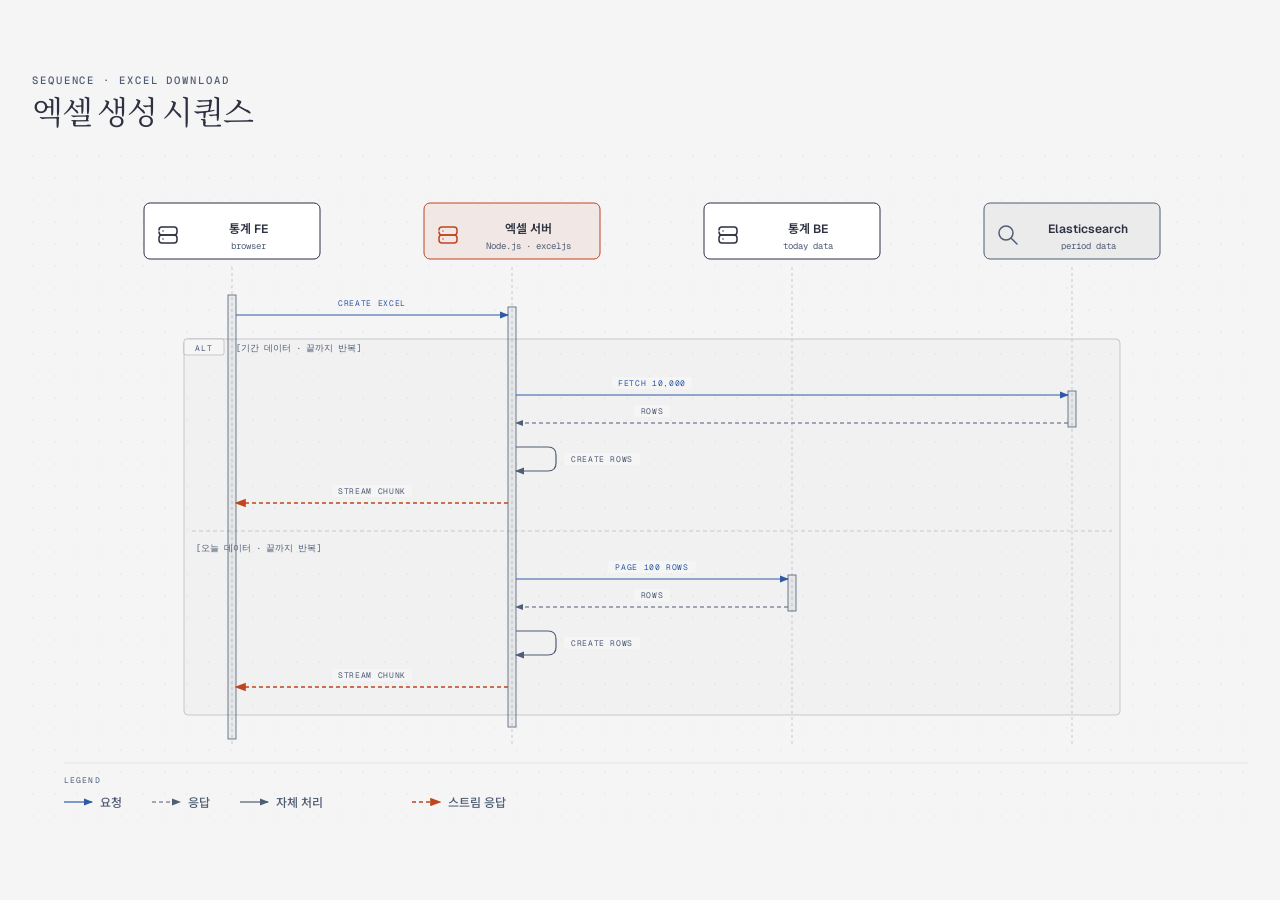
<file: projects/diagrams/seller-stats-excel-sequence.html>
<!DOCTYPE html>
<html lang="ko">
<head>
  <meta charset="UTF-8">
  <meta name="viewport" content="width=device-width, initial-scale=1.0">
  <title>엑셀 생성 시퀀스</title>
  <link href="https://fonts.googleapis.com/css2?family=Instrument+Serif:ital@0;1&family=Geist:wght@400;500;600&family=Geist+Mono:wght@400;500;600&family=Noto+Serif:ital@0;1&family=Noto+Sans+KR:wght@400;500;600&family=Noto+Serif+KR:wght@400&display=swap" rel="stylesheet">
  <style>
    *, *::before, *::after { box-sizing: border-box; margin: 0; padding: 0; }
    body {
      font-family: 'Geist', 'Noto Sans KR', system-ui, sans-serif;
      background: #f5f5f5; color: #2d3142; min-height: 100vh;
      display: flex; align-items: center; justify-content: center; padding: 3rem 2rem;
    }
    .frame { max-width: 1320px; width: 100%; }
    .diagram-container { width: 100%; overflow-x: auto; }
    .eyebrow { font-family: 'Geist Mono', ui-monospace, monospace; font-size: 0.66rem; font-weight: 500; letter-spacing: 0.18em; text-transform: uppercase; color: #4f5d75; margin-bottom: 0.5rem; }
    h1 { font-family: 'Instrument Serif', 'Noto Serif', 'Noto Serif KR', serif; font-size: clamp(1.5rem, 2.4vw + 0.75rem, 2rem); font-weight: 400; letter-spacing: -0.02em; line-height: 1.15; margin-bottom: 1.5rem; }
    svg { width: 100%; min-width: 1280px; display: block; }
    @media print { .diagram-container { overflow-x: visible; } svg { min-width: 0; } }
  </style>
</head>
<body>
  <div class="frame">
    <p class="eyebrow">Sequence · Excel Download</p>
    <h1>엑셀 생성 시퀀스</h1>
    <div class="diagram-container">
<svg viewBox="0 0 1280 672" xmlns="http://www.w3.org/2000/svg" role="img" aria-labelledby="seller-stats-excel-sequence-title seller-stats-excel-sequence-desc" style="min-width:1280px">
<title id="seller-stats-excel-sequence-title">엑셀 생성 시퀀스</title>
<desc id="seller-stats-excel-sequence-desc">엑셀 서버가 기간 데이터는 Elasticsearch에서 10,000건씩, 오늘 데이터는 통계 BE에서 100건씩 가져와 엑셀 행을 만들고, 만드는 즉시 스트림으로 통계 FE에 내려주는 과정.</desc>
<defs>
<marker id="seller-stats-excel-sequence-arrow" markerWidth="8" markerHeight="6" refX="7" refY="3" orient="auto-start-reverse"><polygon points="0 0, 8 3, 0 6" fill="#4f5d75"/></marker>
<marker id="seller-stats-excel-sequence-arrow-link" markerWidth="8" markerHeight="6" refX="7" refY="3" orient="auto-start-reverse"><polygon points="0 0, 8 3, 0 6" fill="#2e5aa8"/></marker>
<pattern id="seller-stats-excel-sequence-dots" width="22" height="22" patternUnits="userSpaceOnUse"><circle cx="1" cy="1" r="0.9" fill="rgba(45,49,66,0.10)"/></pattern>
</defs>
<rect width="100%" height="100%" fill="#f5f5f5"/>
<rect width="100%" height="100%" fill="url(#seller-stats-excel-sequence-dots)" opacity="0.55"/>
<!-- Zones -->
<line x1="200" y1="112" x2="200" y2="592" stroke="rgba(45,49,66,0.22)" stroke-width="1" stroke-dasharray="3,3"/>
<line x1="480" y1="112" x2="480" y2="592" stroke="rgba(45,49,66,0.22)" stroke-width="1" stroke-dasharray="3,3"/>
<line x1="760" y1="112" x2="760" y2="592" stroke="rgba(45,49,66,0.22)" stroke-width="1" stroke-dasharray="3,3"/>
<line x1="1040" y1="112" x2="1040" y2="592" stroke="rgba(45,49,66,0.22)" stroke-width="1" stroke-dasharray="3,3"/>
<rect x="152" y="184" width="936" height="376" rx="4" fill="rgba(45,49,66,0.02)" stroke="rgba(45,49,66,0.22)" stroke-width="1"/>
<rect x="152" y="184" width="40" height="16" rx="2" fill="#f5f5f5" stroke="rgba(45,49,66,0.22)" stroke-width="1"/>
<text x="172" y="196" fill="#4f5d75" font-size="8" font-family="'Geist Mono', monospace" text-anchor="middle" letter-spacing="0.12em">ALT</text>
<text x="204" y="196" fill="#4f5d75" font-size="9" font-family="'Geist Mono', monospace">[기간 데이터 · 끝까지 반복]</text>
<line x1="160" y1="376" x2="1080" y2="376" stroke="rgba(45,49,66,0.20)" stroke-width="1" stroke-dasharray="4,3"/>
<text x="164" y="396" fill="#4f5d75" font-size="9" font-family="'Geist Mono', monospace">[오늘 데이터 · 끝까지 반복]</text>
<rect x="196" y="140" width="8" height="444" fill="rgba(45,49,66,0.06)" stroke="#4f5d75" stroke-width="0.8"/>
<rect x="476" y="152" width="8" height="420" fill="rgba(45,49,66,0.06)" stroke="#4f5d75" stroke-width="0.8"/>
<rect x="1036" y="236" width="8" height="36" fill="rgba(45,49,66,0.06)" stroke="#4f5d75" stroke-width="0.8"/>
<rect x="756" y="420" width="8" height="36" fill="rgba(45,49,66,0.06)" stroke="#4f5d75" stroke-width="0.8"/>
<!-- Arrows (drawn before nodes) -->
<defs><marker id="seller-stats-excel-sequence-arrow-accent" markerWidth="8" markerHeight="6" refX="7" refY="3" orient="auto"><polygon points="0 0, 8 3, 0 6" fill="#bf4520"/></marker></defs>
<path d="M 204,160 H 476" fill="none" stroke="#2e5aa8" stroke-width="1.2" marker-end="url(#seller-stats-excel-sequence-arrow-link)"/>
<path d="M 484,240 H 1036" fill="none" stroke="#2e5aa8" stroke-width="1.2" marker-end="url(#seller-stats-excel-sequence-arrow-link)"/>
<path d="M 1036,268 H 484" fill="none" stroke="#4f5d75" stroke-width="1" stroke-dasharray="4,3" marker-end="url(#seller-stats-excel-sequence-arrow)"/>
<path d="M 484,292 H 516 Q 524,292 524,300 V 308 Q 524,316 516,316 H 484" fill="none" stroke="#4f5d75" stroke-width="1.2" marker-end="url(#seller-stats-excel-sequence-arrow)"/>
<path d="M 476,348 H 204" fill="none" stroke="#bf4520" stroke-width="1.4" stroke-dasharray="4,3" marker-end="url(#seller-stats-excel-sequence-arrow-accent)"/>
<path d="M 484,424 H 756" fill="none" stroke="#2e5aa8" stroke-width="1.2" marker-end="url(#seller-stats-excel-sequence-arrow-link)"/>
<path d="M 756,452 H 484" fill="none" stroke="#4f5d75" stroke-width="1" stroke-dasharray="4,3" marker-end="url(#seller-stats-excel-sequence-arrow)"/>
<path d="M 484,476 H 516 Q 524,476 524,484 V 492 Q 524,500 516,500 H 484" fill="none" stroke="#4f5d75" stroke-width="1.2" marker-end="url(#seller-stats-excel-sequence-arrow)"/>
<path d="M 476,532 H 204" fill="none" stroke="#bf4520" stroke-width="1.4" stroke-dasharray="4,3" marker-end="url(#seller-stats-excel-sequence-arrow-accent)"/>
<!-- Arrow labels -->
<rect x="300" y="142" width="80" height="12" rx="2" fill="#f5f5f5"/>
<text x="340" y="151" fill="#2e5aa8" font-size="8" font-family="'Geist Mono', monospace" text-anchor="middle" letter-spacing="0.08em">CREATE EXCEL</text>
<rect x="580" y="222" width="80" height="12" rx="2" fill="#f5f5f5"/>
<text x="620" y="231" fill="#2e5aa8" font-size="8" font-family="'Geist Mono', monospace" text-anchor="middle" letter-spacing="0.08em">FETCH 10,000</text>
<rect x="602" y="250" width="36" height="12" rx="2" fill="#f5f5f5"/>
<text x="620" y="259" fill="#4f5d75" font-size="8" font-family="'Geist Mono', monospace" text-anchor="middle" letter-spacing="0.08em">ROWS</text>
<rect x="532" y="298" width="76" height="12" rx="2" fill="#f5f5f5"/>
<text x="570" y="307" fill="#4f5d75" font-size="8" font-family="'Geist Mono', monospace" text-anchor="middle" letter-spacing="0.08em">CREATE ROWS</text>
<rect x="300" y="330" width="80" height="12" rx="2" fill="#f5f5f5"/>
<text x="340" y="339" fill="#4f5d75" font-size="8" font-family="'Geist Mono', monospace" text-anchor="middle" letter-spacing="0.08em">STREAM CHUNK</text>
<rect x="576" y="406" width="88" height="12" rx="2" fill="#f5f5f5"/>
<text x="620" y="415" fill="#2e5aa8" font-size="8" font-family="'Geist Mono', monospace" text-anchor="middle" letter-spacing="0.08em">PAGE 100 ROWS</text>
<rect x="602" y="434" width="36" height="12" rx="2" fill="#f5f5f5"/>
<text x="620" y="443" fill="#4f5d75" font-size="8" font-family="'Geist Mono', monospace" text-anchor="middle" letter-spacing="0.08em">ROWS</text>
<rect x="532" y="482" width="76" height="12" rx="2" fill="#f5f5f5"/>
<text x="570" y="491" fill="#4f5d75" font-size="8" font-family="'Geist Mono', monospace" text-anchor="middle" letter-spacing="0.08em">CREATE ROWS</text>
<rect x="300" y="514" width="80" height="12" rx="2" fill="#f5f5f5"/>
<text x="340" y="523" fill="#4f5d75" font-size="8" font-family="'Geist Mono', monospace" text-anchor="middle" letter-spacing="0.08em">STREAM CHUNK</text>
<!-- Nodes -->
<rect x="112" y="48" width="176" height="56" rx="6" fill="#f5f5f5"/>
<rect x="112" y="48" width="176" height="56" rx="6" fill="#ffffff" stroke="#2d3142" stroke-width="1"/>
<g transform="translate(124,68) scale(1)" fill="none" stroke="#2d3142" stroke-width="1.5" stroke-linecap="round" stroke-linejoin="round" aria-hidden="true"><path d="M3 7a3 3 0 0 1 3 -3h12a3 3 0 0 1 3 3v2a3 3 0 0 1 -3 3h-12a3 3 0 0 1 -3 -3" /> <path d="M3 15a3 3 0 0 1 3 -3h12a3 3 0 0 1 3 3v2a3 3 0 0 1 -3 3h-12a3 3 0 0 1 -3 -3l0 -2" /> <path d="M7 8l0 .01" /> <path d="M7 16l0 .01" /></g>
<text x="216" y="78" fill="#2d3142" font-size="12" font-weight="600" font-family="'Geist', 'Noto Sans KR', 'Malgun Gothic', sans-serif" text-anchor="middle">통계 FE</text>
<text x="216" y="94" fill="#4f5d75" font-size="9" font-family="'Geist Mono', monospace" text-anchor="middle">browser</text>
<rect x="392" y="48" width="176" height="56" rx="6" fill="#f5f5f5"/>
<rect x="392" y="48" width="176" height="56" rx="6" fill="rgba(191,69,32,0.08)" stroke="#bf4520" stroke-width="1"/>
<g transform="translate(404,68) scale(1)" fill="none" stroke="#bf4520" stroke-width="1.5" stroke-linecap="round" stroke-linejoin="round" aria-hidden="true"><path d="M3 7a3 3 0 0 1 3 -3h12a3 3 0 0 1 3 3v2a3 3 0 0 1 -3 3h-12a3 3 0 0 1 -3 -3" /> <path d="M3 15a3 3 0 0 1 3 -3h12a3 3 0 0 1 3 3v2a3 3 0 0 1 -3 3h-12a3 3 0 0 1 -3 -3l0 -2" /> <path d="M7 8l0 .01" /> <path d="M7 16l0 .01" /></g>
<text x="496" y="78" fill="#2d3142" font-size="12" font-weight="600" font-family="'Geist', 'Noto Sans KR', 'Malgun Gothic', sans-serif" text-anchor="middle">엑셀 서버</text>
<text x="496" y="94" fill="#4f5d75" font-size="9" font-family="'Geist Mono', monospace" text-anchor="middle">Node.js · exceljs</text>
<rect x="672" y="48" width="176" height="56" rx="6" fill="#f5f5f5"/>
<rect x="672" y="48" width="176" height="56" rx="6" fill="#ffffff" stroke="#2d3142" stroke-width="1"/>
<g transform="translate(684,68) scale(1)" fill="none" stroke="#2d3142" stroke-width="1.5" stroke-linecap="round" stroke-linejoin="round" aria-hidden="true"><path d="M3 7a3 3 0 0 1 3 -3h12a3 3 0 0 1 3 3v2a3 3 0 0 1 -3 3h-12a3 3 0 0 1 -3 -3" /> <path d="M3 15a3 3 0 0 1 3 -3h12a3 3 0 0 1 3 3v2a3 3 0 0 1 -3 3h-12a3 3 0 0 1 -3 -3l0 -2" /> <path d="M7 8l0 .01" /> <path d="M7 16l0 .01" /></g>
<text x="776" y="78" fill="#2d3142" font-size="12" font-weight="600" font-family="'Geist', 'Noto Sans KR', 'Malgun Gothic', sans-serif" text-anchor="middle">통계 BE</text>
<text x="776" y="94" fill="#4f5d75" font-size="9" font-family="'Geist Mono', monospace" text-anchor="middle">today data</text>
<rect x="952" y="48" width="176" height="56" rx="6" fill="#f5f5f5"/>
<rect x="952" y="48" width="176" height="56" rx="6" fill="rgba(45,49,66,0.05)" stroke="#4f5d75" stroke-width="1"/>
<g transform="translate(964,68) scale(1)" fill="none" stroke="#4f5d75" stroke-width="1.5" stroke-linecap="round" stroke-linejoin="round" aria-hidden="true"><path d="M3 10a7 7 0 1 0 14 0a7 7 0 1 0 -14 0" /> <path d="M21 21l-6 -6" /></g>
<text x="1056" y="78" fill="#2d3142" font-size="12" font-weight="600" font-family="'Geist', 'Noto Sans KR', 'Malgun Gothic', sans-serif" text-anchor="middle">Elasticsearch</text>
<text x="1056" y="94" fill="#4f5d75" font-size="9" font-family="'Geist Mono', monospace" text-anchor="middle">period data</text>
<line x1="32" y1="608" x2="1248" y2="608" stroke="rgba(45,49,66,0.10)" stroke-width="0.8"/>
<text x="32" y="628" fill="#4f5d75" font-size="8" font-family="'Geist Mono', monospace" letter-spacing="0.14em">LEGEND</text>
<line x1="32" y1="647" x2="60" y2="647" stroke="#2e5aa8" stroke-width="1.2" marker-end="url(#seller-stats-excel-sequence-arrow-link)"/>
<text x="68" y="652" fill="#4f5d75" font-size="12" font-weight="500" font-family="'Geist', 'Noto Sans KR', 'Malgun Gothic', sans-serif">요청</text>
<line x1="120" y1="647" x2="148" y2="647" stroke="#4f5d75" stroke-width="1.2" stroke-dasharray="4,3" marker-end="url(#seller-stats-excel-sequence-arrow)"/>
<text x="156" y="652" fill="#4f5d75" font-size="12" font-weight="500" font-family="'Geist', 'Noto Sans KR', 'Malgun Gothic', sans-serif">응답</text>
<line x1="208" y1="647" x2="236" y2="647" stroke="#4f5d75" stroke-width="1.2" marker-end="url(#seller-stats-excel-sequence-arrow)"/>
<text x="244" y="652" fill="#4f5d75" font-size="12" font-weight="500" font-family="'Geist', 'Noto Sans KR', 'Malgun Gothic', sans-serif">자체 처리</text>
<line x1="380" y1="647" x2="408" y2="647" stroke="#bf4520" stroke-width="1.4" stroke-dasharray="4,3" marker-end="url(#seller-stats-excel-sequence-arrow-accent)"/><text x="416" y="652" fill="#4f5d75" font-size="12" font-weight="500" font-family="'Geist', 'Noto Sans KR', 'Malgun Gothic', sans-serif">스트림 응답</text>
</svg>
    </div>
  </div>
</body>
</html>
</file>
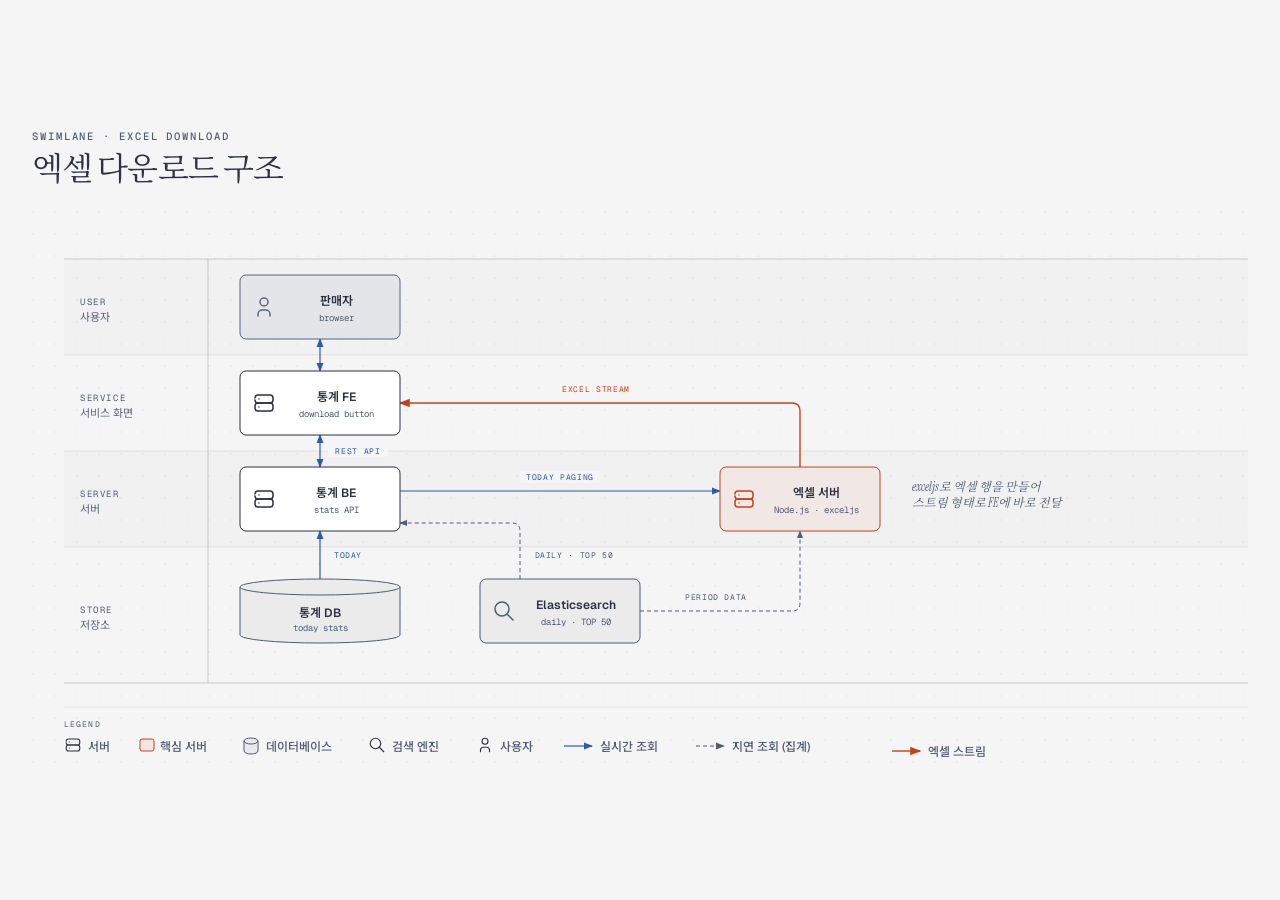
<file: projects/diagrams/seller-stats-excel.html>
<!DOCTYPE html>
<html lang="ko">
<head>
  <meta charset="UTF-8">
  <meta name="viewport" content="width=device-width, initial-scale=1.0">
  <title>엑셀 다운로드 구조</title>
  <link href="https://fonts.googleapis.com/css2?family=Instrument+Serif:ital@0;1&family=Geist:wght@400;500;600&family=Geist+Mono:wght@400;500;600&family=Noto+Serif:ital@0;1&family=Noto+Sans+KR:wght@400;500;600&family=Noto+Serif+KR:wght@400&display=swap" rel="stylesheet">
  <style>
    *, *::before, *::after { box-sizing: border-box; margin: 0; padding: 0; }
    body {
      font-family: 'Geist', 'Noto Sans KR', system-ui, sans-serif;
      background: #f5f5f5; color: #2d3142; min-height: 100vh;
      display: flex; align-items: center; justify-content: center; padding: 3rem 2rem;
    }
    .frame { max-width: 1320px; width: 100%; }
    .diagram-container { width: 100%; overflow-x: auto; }
    .eyebrow { font-family: 'Geist Mono', ui-monospace, monospace; font-size: 0.66rem; font-weight: 500; letter-spacing: 0.18em; text-transform: uppercase; color: #4f5d75; margin-bottom: 0.5rem; }
    h1 { font-family: 'Instrument Serif', 'Noto Serif', 'Noto Serif KR', serif; font-size: clamp(1.5rem, 2.4vw + 0.75rem, 2rem); font-weight: 400; letter-spacing: -0.02em; line-height: 1.15; margin-bottom: 1.5rem; }
    svg { width: 100%; min-width: 1280px; display: block; }
    @media print { .diagram-container { overflow-x: visible; } svg { min-width: 0; } }
  </style>
</head>
<body>
  <div class="frame">
    <p class="eyebrow">Swimlane · Excel Download</p>
    <h1>엑셀 다운로드 구조</h1>
    <div class="diagram-container">
<svg viewBox="0 0 1280 560" xmlns="http://www.w3.org/2000/svg" role="img" aria-labelledby="seller-stats-excel-title seller-stats-excel-desc" style="min-width:1280px">
<title id="seller-stats-excel-title">엑셀 다운로드 구조</title>
<desc id="seller-stats-excel-desc">오늘 데이터는 통계 DB에서 통계 BE를 거쳐, 기간 데이터는 Elasticsearch에서 엑셀 서버가 직접 가져와 exceljs로 엑셀을 만들고 스트림으로 통계 FE에 내려주는 구조.</desc>
<defs>
<marker id="seller-stats-excel-arrow" markerWidth="8" markerHeight="6" refX="7" refY="3" orient="auto-start-reverse"><polygon points="0 0, 8 3, 0 6" fill="#4f5d75"/></marker>
<marker id="seller-stats-excel-arrow-link" markerWidth="8" markerHeight="6" refX="7" refY="3" orient="auto-start-reverse"><polygon points="0 0, 8 3, 0 6" fill="#2e5aa8"/></marker>
<pattern id="seller-stats-excel-dots" width="22" height="22" patternUnits="userSpaceOnUse"><circle cx="1" cy="1" r="0.9" fill="rgba(45,49,66,0.10)"/></pattern>
</defs>
<rect width="100%" height="100%" fill="#f5f5f5"/>
<rect width="100%" height="100%" fill="url(#seller-stats-excel-dots)" opacity="0.55"/>
<!-- Zones -->
<rect x="32" y="48" width="1216" height="96" fill="rgba(45,49,66,0.018)"/>
<line x1="32" y1="48" x2="1248" y2="48" stroke="rgba(45,49,66,0.22)" stroke-width="1"/>
<text x="48" y="94" fill="#4f5d75" font-size="9" font-family="'Geist Mono', monospace" letter-spacing="0.18em">USER</text>
<text x="48" y="110" fill="#5a6580" font-size="11" font-family="'Geist', 'Noto Sans KR', 'Malgun Gothic', sans-serif">사용자</text>
<line x1="32" y1="144" x2="1248" y2="144" stroke="rgba(45,49,66,0.1)" stroke-width="1"/>
<text x="48" y="190" fill="#4f5d75" font-size="9" font-family="'Geist Mono', monospace" letter-spacing="0.18em">SERVICE</text>
<text x="48" y="206" fill="#5a6580" font-size="11" font-family="'Geist', 'Noto Sans KR', 'Malgun Gothic', sans-serif">서비스 화면</text>
<rect x="32" y="240" width="1216" height="96" fill="rgba(45,49,66,0.018)"/>
<line x1="32" y1="240" x2="1248" y2="240" stroke="rgba(45,49,66,0.1)" stroke-width="1"/>
<text x="48" y="286" fill="#4f5d75" font-size="9" font-family="'Geist Mono', monospace" letter-spacing="0.18em">SERVER</text>
<text x="48" y="302" fill="#5a6580" font-size="11" font-family="'Geist', 'Noto Sans KR', 'Malgun Gothic', sans-serif">서버</text>
<line x1="32" y1="336" x2="1248" y2="336" stroke="rgba(45,49,66,0.1)" stroke-width="1"/>
<text x="48" y="402" fill="#4f5d75" font-size="9" font-family="'Geist Mono', monospace" letter-spacing="0.18em">STORE</text>
<text x="48" y="418" fill="#5a6580" font-size="11" font-family="'Geist', 'Noto Sans KR', 'Malgun Gothic', sans-serif">저장소</text>
<line x1="32" y1="472" x2="1248" y2="472" stroke="rgba(45,49,66,0.22)" stroke-width="1"/>
<line x1="176" y1="48" x2="176" y2="472" stroke="rgba(45,49,66,0.22)" stroke-width="1"/>
<!-- Arrows (drawn before nodes) -->
<defs><marker id="seller-stats-excel-arrow-accent" markerWidth="8" markerHeight="6" refX="7" refY="3" orient="auto"><polygon points="0 0, 8 3, 0 6" fill="#bf4520"/></marker></defs>
<path d="M 288,128 V 160" fill="none" stroke="#2e5aa8" stroke-width="1.2" marker-start="url(#seller-stats-excel-arrow-link)" marker-end="url(#seller-stats-excel-arrow-link)"/>
<path d="M 288,224 V 256" fill="none" stroke="#2e5aa8" stroke-width="1.2" marker-start="url(#seller-stats-excel-arrow-link)" marker-end="url(#seller-stats-excel-arrow-link)"/>
<path d="M 368,280 H 688" fill="none" stroke="#2e5aa8" stroke-width="1.2" marker-end="url(#seller-stats-excel-arrow-link)"/>
<path d="M 768,256 V 200 Q 768,192 760,192 H 368" fill="none" stroke="#bf4520" stroke-width="1.4" marker-end="url(#seller-stats-excel-arrow-accent)"/>
<path d="M 288,368 V 320" fill="none" stroke="#2e5aa8" stroke-width="1.2" marker-end="url(#seller-stats-excel-arrow-link)"/>
<path d="M 488,368 V 320 Q 488,312 480,312 H 368" fill="none" stroke="#4f5d75" stroke-width="1" stroke-dasharray="4,3" marker-end="url(#seller-stats-excel-arrow)"/>
<path d="M 608,400 H 760 Q 768,400 768,392 V 320" fill="none" stroke="#4f5d75" stroke-width="1" stroke-dasharray="4,3" marker-end="url(#seller-stats-excel-arrow)"/>
<!-- Arrow labels -->
<rect x="296" y="234" width="60" height="12" rx="2" fill="#f5f5f5"/>
<text x="326" y="243" fill="#2e5aa8" font-size="8" font-family="'Geist Mono', monospace" text-anchor="middle" letter-spacing="0.08em">REST API</text>
<rect x="488" y="260" width="80" height="12" rx="2" fill="#f5f5f5"/>
<text x="528" y="269" fill="#2e5aa8" font-size="8" font-family="'Geist Mono', monospace" text-anchor="middle" letter-spacing="0.08em">TODAY PAGING</text>
<rect x="522" y="172" width="84" height="12" rx="2" fill="#f5f5f5"/>
<text x="564" y="181" fill="#bf4520" font-size="8" font-family="'Geist Mono', monospace" text-anchor="middle" letter-spacing="0.08em">EXCEL STREAM</text>
<rect x="296" y="338" width="40" height="12" rx="2" fill="#f5f5f5"/>
<text x="316" y="347" fill="#2e5aa8" font-size="8" font-family="'Geist Mono', monospace" text-anchor="middle" letter-spacing="0.08em">TODAY</text>
<rect x="496" y="338" width="92" height="12" rx="2" fill="#f5f5f5"/>
<text x="542" y="347" fill="#4f5d75" font-size="8" font-family="'Geist Mono', monospace" text-anchor="middle" letter-spacing="0.08em">DAILY · TOP 50</text>
<rect x="646" y="380" width="76" height="12" rx="2" fill="#f5f5f5"/>
<text x="684" y="389" fill="#4f5d75" font-size="8" font-family="'Geist Mono', monospace" text-anchor="middle" letter-spacing="0.08em">PERIOD DATA</text>
<!-- Nodes -->
<rect x="208" y="64" width="160" height="64" rx="6" fill="#f5f5f5"/>
<rect x="208" y="64" width="160" height="64" rx="6" fill="rgba(79,93,117,0.10)" stroke="#5a6580" stroke-width="1"/>
<g transform="translate(220,84) scale(1)" fill="none" stroke="#5a6580" stroke-width="1.5" stroke-linecap="round" stroke-linejoin="round" aria-hidden="true"><path d="M8 7a4 4 0 1 0 8 0a4 4 0 0 0 -8 0" /> <path d="M6 21v-2a4 4 0 0 1 4 -4h4a4 4 0 0 1 4 4v2" /></g>
<text x="304" y="94" fill="#2d3142" font-size="12" font-weight="600" font-family="'Geist', 'Noto Sans KR', 'Malgun Gothic', sans-serif" text-anchor="middle">판매자</text>
<text x="304" y="110" fill="#4f5d75" font-size="9" font-family="'Geist Mono', monospace" text-anchor="middle">browser</text>
<rect x="208" y="160" width="160" height="64" rx="6" fill="#f5f5f5"/>
<rect x="208" y="160" width="160" height="64" rx="6" fill="#ffffff" stroke="#2d3142" stroke-width="1"/>
<g transform="translate(220,180) scale(1)" fill="none" stroke="#2d3142" stroke-width="1.5" stroke-linecap="round" stroke-linejoin="round" aria-hidden="true"><path d="M3 7a3 3 0 0 1 3 -3h12a3 3 0 0 1 3 3v2a3 3 0 0 1 -3 3h-12a3 3 0 0 1 -3 -3" /> <path d="M3 15a3 3 0 0 1 3 -3h12a3 3 0 0 1 3 3v2a3 3 0 0 1 -3 3h-12a3 3 0 0 1 -3 -3l0 -2" /> <path d="M7 8l0 .01" /> <path d="M7 16l0 .01" /></g>
<text x="304" y="190" fill="#2d3142" font-size="12" font-weight="600" font-family="'Geist', 'Noto Sans KR', 'Malgun Gothic', sans-serif" text-anchor="middle">통계 FE</text>
<text x="304" y="206" fill="#4f5d75" font-size="9" font-family="'Geist Mono', monospace" text-anchor="middle">download button</text>
<rect x="208" y="256" width="160" height="64" rx="6" fill="#f5f5f5"/>
<rect x="208" y="256" width="160" height="64" rx="6" fill="#ffffff" stroke="#2d3142" stroke-width="1"/>
<g transform="translate(220,276) scale(1)" fill="none" stroke="#2d3142" stroke-width="1.5" stroke-linecap="round" stroke-linejoin="round" aria-hidden="true"><path d="M3 7a3 3 0 0 1 3 -3h12a3 3 0 0 1 3 3v2a3 3 0 0 1 -3 3h-12a3 3 0 0 1 -3 -3" /> <path d="M3 15a3 3 0 0 1 3 -3h12a3 3 0 0 1 3 3v2a3 3 0 0 1 -3 3h-12a3 3 0 0 1 -3 -3l0 -2" /> <path d="M7 8l0 .01" /> <path d="M7 16l0 .01" /></g>
<text x="304" y="286" fill="#2d3142" font-size="12" font-weight="600" font-family="'Geist', 'Noto Sans KR', 'Malgun Gothic', sans-serif" text-anchor="middle">통계 BE</text>
<text x="304" y="302" fill="#4f5d75" font-size="9" font-family="'Geist Mono', monospace" text-anchor="middle">stats API</text>
<rect x="688" y="256" width="160" height="64" rx="6" fill="#f5f5f5"/>
<rect x="688" y="256" width="160" height="64" rx="6" fill="rgba(191,69,32,0.08)" stroke="#bf4520" stroke-width="1"/>
<g transform="translate(700,276) scale(1)" fill="none" stroke="#bf4520" stroke-width="1.5" stroke-linecap="round" stroke-linejoin="round" aria-hidden="true"><path d="M3 7a3 3 0 0 1 3 -3h12a3 3 0 0 1 3 3v2a3 3 0 0 1 -3 3h-12a3 3 0 0 1 -3 -3" /> <path d="M3 15a3 3 0 0 1 3 -3h12a3 3 0 0 1 3 3v2a3 3 0 0 1 -3 3h-12a3 3 0 0 1 -3 -3l0 -2" /> <path d="M7 8l0 .01" /> <path d="M7 16l0 .01" /></g>
<text x="784" y="286" fill="#2d3142" font-size="12" font-weight="600" font-family="'Geist', 'Noto Sans KR', 'Malgun Gothic', sans-serif" text-anchor="middle">엑셀 서버</text>
<text x="784" y="302" fill="#4f5d75" font-size="9" font-family="'Geist Mono', monospace" text-anchor="middle">Node.js · exceljs</text>
<path d="M 208,376 A 80,8 0 0 1 368,376 V 424 A 80,8 0 0 1 208,424 Z" fill="#f5f5f5"/>
<path d="M 208,376 A 80,8 0 0 1 368,376 V 424 A 80,8 0 0 1 208,424 Z" fill="rgba(45,49,66,0.05)" stroke="#4f5d75" stroke-width="1"/>
<path d="M 208,376 A 80,8 0 0 0 368,376" fill="none" stroke="#4f5d75" stroke-width="1"/>
<text x="288" y="406" fill="#2d3142" font-size="12" font-weight="600" font-family="'Geist', 'Noto Sans KR', 'Malgun Gothic', sans-serif" text-anchor="middle">통계 DB</text>
<text x="288" y="420" fill="#4f5d75" font-size="9" font-family="'Geist Mono', monospace" text-anchor="middle">today stats</text>
<rect x="448" y="368" width="160" height="64" rx="6" fill="#f5f5f5"/>
<rect x="448" y="368" width="160" height="64" rx="6" fill="rgba(45,49,66,0.05)" stroke="#4f5d75" stroke-width="1"/>
<g transform="translate(460,388) scale(1)" fill="none" stroke="#4f5d75" stroke-width="1.5" stroke-linecap="round" stroke-linejoin="round" aria-hidden="true"><path d="M3 10a7 7 0 1 0 14 0a7 7 0 1 0 -14 0" /> <path d="M21 21l-6 -6" /></g>
<text x="544" y="398" fill="#2d3142" font-size="12" font-weight="600" font-family="'Geist', 'Noto Sans KR', 'Malgun Gothic', sans-serif" text-anchor="middle">Elasticsearch</text>
<text x="544" y="414" fill="#4f5d75" font-size="9" font-family="'Geist Mono', monospace" text-anchor="middle">daily · TOP 50</text>
<text x="880" y="280" fill="#4f5d75" font-size="12" font-style="italic" font-family="'Instrument Serif', 'Noto Serif KR', serif">exceljs로 엑셀 행을 만들어</text>
<text x="880" y="296" fill="#4f5d75" font-size="12" font-style="italic" font-family="'Instrument Serif', 'Noto Serif KR', serif">스트림 형태로 FE에 바로 전달</text>
<line x1="32" y1="496" x2="1248" y2="496" stroke="rgba(45,49,66,0.10)" stroke-width="0.8"/>
<text x="32" y="516" fill="#4f5d75" font-size="8" font-family="'Geist Mono', monospace" letter-spacing="0.14em">LEGEND</text>
<g transform="translate(32,525) scale(0.75)" fill="none" stroke="#2d3142" stroke-width="1.5" stroke-linecap="round" stroke-linejoin="round" aria-hidden="true"><path d="M3 7a3 3 0 0 1 3 -3h12a3 3 0 0 1 3 3v2a3 3 0 0 1 -3 3h-12a3 3 0 0 1 -3 -3" /> <path d="M3 15a3 3 0 0 1 3 -3h12a3 3 0 0 1 3 3v2a3 3 0 0 1 -3 3h-12a3 3 0 0 1 -3 -3l0 -2" /> <path d="M7 8l0 .01" /> <path d="M7 16l0 .01" /></g>
<text x="56" y="540" fill="#4f5d75" font-size="12" font-weight="500" font-family="'Geist', 'Noto Sans KR', 'Malgun Gothic', sans-serif">서버</text>
<rect x="108" y="528" width="14" height="12" rx="2" fill="rgba(191,69,32,0.08)" stroke="#bf4520" stroke-width="1"/>
<text x="128" y="540" fill="#4f5d75" font-size="12" font-weight="500" font-family="'Geist', 'Noto Sans KR', 'Malgun Gothic', sans-serif">핵심 서버</text>
<path d="M 212,530 A 7,3 0 0 1 226,530 V 540 A 7,3 0 0 1 212,540 Z" fill="rgba(45,49,66,0.05)" stroke="#4f5d75" stroke-width="1"/><path d="M 212,530 A 7,3 0 0 0 226,530" fill="none" stroke="#4f5d75" stroke-width="1"/>
<text x="234" y="540" fill="#4f5d75" font-size="12" font-weight="500" font-family="'Geist', 'Noto Sans KR', 'Malgun Gothic', sans-serif">데이터베이스</text>
<g transform="translate(336,525) scale(0.75)" fill="none" stroke="#2d3142" stroke-width="1.5" stroke-linecap="round" stroke-linejoin="round" aria-hidden="true"><path d="M3 10a7 7 0 1 0 14 0a7 7 0 1 0 -14 0" /> <path d="M21 21l-6 -6" /></g>
<text x="360" y="540" fill="#4f5d75" font-size="12" font-weight="500" font-family="'Geist', 'Noto Sans KR', 'Malgun Gothic', sans-serif">검색 엔진</text>
<g transform="translate(444,525) scale(0.75)" fill="none" stroke="#2d3142" stroke-width="1.5" stroke-linecap="round" stroke-linejoin="round" aria-hidden="true"><path d="M8 7a4 4 0 1 0 8 0a4 4 0 0 0 -8 0" /> <path d="M6 21v-2a4 4 0 0 1 4 -4h4a4 4 0 0 1 4 4v2" /></g>
<text x="468" y="540" fill="#4f5d75" font-size="12" font-weight="500" font-family="'Geist', 'Noto Sans KR', 'Malgun Gothic', sans-serif">사용자</text>
<line x1="532" y1="535" x2="560" y2="535" stroke="#2e5aa8" stroke-width="1.2" marker-end="url(#seller-stats-excel-arrow-link)"/>
<text x="568" y="540" fill="#4f5d75" font-size="12" font-weight="500" font-family="'Geist', 'Noto Sans KR', 'Malgun Gothic', sans-serif">실시간 조회</text>
<line x1="664" y1="535" x2="692" y2="535" stroke="#4f5d75" stroke-width="1.2" stroke-dasharray="4,3" marker-end="url(#seller-stats-excel-arrow)"/>
<text x="700" y="540" fill="#4f5d75" font-size="12" font-weight="500" font-family="'Geist', 'Noto Sans KR', 'Malgun Gothic', sans-serif">지연 조회 (집계)</text>
<line x1="860" y1="540" x2="888" y2="540" stroke="#bf4520" stroke-width="1.4" marker-end="url(#seller-stats-excel-arrow-accent)"/><text x="896" y="545" fill="#4f5d75" font-size="12" font-weight="500" font-family="'Geist', 'Noto Sans KR', 'Malgun Gothic', sans-serif">엑셀 스트림</text>
</svg>
    </div>
  </div>
</body>
</html>
</file>
<file: style.css>
:root {
  --bg: #fbfbf9;
  --surface: #ffffff;
  --text: #1c1d21;
  --muted: #646873;
  --line: #e6e6e1;
  --accent: #2f5bea;
  --accent-soft: #eaf0ff;
  --tag-bg: #f1f1ee;
  --radius: 14px;
  --font: "Noto Sans KR", system-ui, -apple-system, sans-serif;
  --mono: "JetBrains Mono", ui-monospace, monospace;
}

@media (prefers-color-scheme: dark) {
  :root {
    --bg: #111215;
    --surface: #18191d;
    --text: #e9e9ec;
    --muted: #9a9ca5;
    --line: #2a2c31;
    --accent: #7b9bff;
    --accent-soft: #1d2440;
    --tag-bg: #23252a;
  }
}

* { box-sizing: border-box; }
html { scroll-behavior: smooth; scroll-padding-top: 72px; }
body {
  margin: 0;
  background: var(--bg);
  color: var(--text);
  font-family: var(--font);
  line-height: 1.7;
  -webkit-font-smoothing: antialiased;
  word-break: keep-all;
}
a { color: inherit; }
h1, h2, h3 { line-height: 1.3; margin: 0; }
.container { max-width: 1040px; margin: 0 auto; padding: 0 24px; }
.muted { color: var(--muted); }

/* NAV */
.nav {
  position: sticky; top: 0; z-index: 10;
  background: color-mix(in srgb, var(--bg) 85%, transparent);
  backdrop-filter: blur(10px);
  border-bottom: 1px solid var(--line);
}
.nav-inner { display: flex; align-items: center; justify-content: space-between; height: 60px; }
.logo { font-family: var(--mono); font-weight: 500; text-decoration: none; }
.nav nav { display: flex; gap: 20px; }
.nav nav a { text-decoration: none; color: var(--muted); font-size: 14px; }
.nav nav a:hover { color: var(--text); }

/* HERO */
.hero { padding: 96px 24px 72px; }
.eyebrow { font-family: var(--mono); color: var(--accent); font-size: 14px; margin: 0 0 16px; }
.hero h1 { font-size: clamp(30px, 5vw, 48px); font-weight: 700; letter-spacing: -0.02em; }
.accent { color: var(--accent); }
.lead { color: var(--muted); font-size: 18px; max-width: 680px; margin: 24px 0 0; }
.hero-links { display: flex; flex-wrap: wrap; gap: 10px; margin-top: 32px; }
.btn {
  display: inline-block; padding: 10px 18px; border-radius: 999px;
  border: 1px solid var(--line); background: var(--surface);
  text-decoration: none; font-size: 15px; font-weight: 500;
  transition: border-color .15s, transform .15s;
}
.btn:hover { border-color: var(--accent); transform: translateY(-1px); }
.btn.primary { background: var(--accent); border-color: var(--accent); color: #fff; }

.stats {
  display: grid; grid-template-columns: repeat(4, 1fr); gap: 16px;
  margin: 56px 0 0; padding: 0;
}
.stats div { border-top: 2px solid var(--text); padding-top: 12px; }
.stats dt { color: var(--muted); font-size: 13px; }
.stats dd { margin: 4px 0 0; font-size: 36px; font-weight: 700; font-variant-numeric: tabular-nums; }
.stats dd span { font-size: 16px; font-weight: 500; color: var(--muted); margin-left: 2px; }

/* SECTION */
.section { padding: 72px 24px; border-top: 1px solid var(--line); }
.section-title { font-size: 28px; margin-bottom: 36px; letter-spacing: -0.01em; }
.section-title span { font-family: var(--mono); font-size: 14px; color: var(--accent); margin-right: 10px; vertical-align: middle; }

/* ABOUT */
.about-grid { display: grid; grid-template-columns: 3fr 2fr; gap: 48px; }
.about-text p { margin: 0 0 16px; }
.about-text strong { color: var(--accent); font-weight: 500; }
.focus-list { list-style: none; margin: 0; padding: 0; display: grid; gap: 14px; }
.focus-list li { background: var(--surface); border: 1px solid var(--line); border-radius: var(--radius); padding: 18px 20px; }
.focus-list h3 { font-size: 15px; font-family: var(--mono); font-weight: 500; }
.focus-list p { margin: 6px 0 0; color: var(--muted); font-size: 14px; }

/* TIMELINE */
.timeline { list-style: none; margin: 0; padding: 0; }
.timeline > li { display: grid; grid-template-columns: 180px 1fr; gap: 24px; padding: 24px 0; border-bottom: 1px dashed var(--line); }
.timeline > li:last-child { border-bottom: 0; }
.tl-date { font-family: var(--mono); font-size: 14px; color: var(--muted); }
.tl-body h3 { font-size: 20px; }
.tl-body small { font-size: 14px; color: var(--muted); font-weight: 400; margin-left: 6px; }
.tl-body ul { margin: 10px 0 0; padding-left: 18px; }

/* PROJECTS */
.filters { display: flex; flex-wrap: wrap; gap: 8px; margin-bottom: 24px; }
.chip {
  font: inherit; font-size: 14px; cursor: pointer;
  padding: 6px 14px; border-radius: 999px;
  border: 1px solid var(--line); background: var(--surface); color: var(--muted);
}
.chip.active { background: var(--text); color: var(--bg); border-color: var(--text); }
.project-grid { display: grid; grid-template-columns: repeat(2, 1fr); gap: 18px; }
.card {
  background: var(--surface); border: 1px solid var(--line); border-radius: var(--radius);
  padding: 24px; display: flex; flex-direction: column; gap: 14px;
  transition: border-color .15s, box-shadow .15s;
}
.card:hover { border-color: color-mix(in srgb, var(--accent) 50%, var(--line)); box-shadow: 0 6px 24px rgba(0,0,0,.05); }
.card[hidden] { display: none; }
.card.featured { border-color: var(--accent); background: linear-gradient(180deg, var(--accent-soft), var(--surface) 60%); }
.card header { position: relative; }
.card-meta { font-family: var(--mono); font-size: 12px; color: var(--muted); }
.card h3 { font-size: 18px; margin-top: 6px; }
.card ul { margin: 0; padding-left: 18px; font-size: 15px; flex: 1; }
.card li + li { margin-top: 4px; }
.badge {
  position: absolute; top: 0; right: 0;
  font-size: 12px; font-weight: 500; color: var(--accent);
  background: var(--accent-soft); padding: 2px 10px; border-radius: 999px;
}
.card-link { font-size: 14px; font-weight: 500; color: var(--accent); text-decoration: none; }
.card-link:hover { text-decoration: underline; }
.card-links { display: flex; flex-wrap: wrap; gap: 6px 16px; }

.tags { display: flex; flex-wrap: wrap; gap: 6px; }
.tags span { font-family: var(--mono); font-size: 12px; background: var(--tag-bg); color: var(--text); padding: 3px 9px; border-radius: 6px; }

/* SKILLS */
.skills-grid { display: grid; grid-template-columns: repeat(2, 1fr); gap: 18px; }
.skill-group { background: var(--surface); border: 1px solid var(--line); border-radius: var(--radius); padding: 20px 22px; }
.skill-group h3 { font-size: 14px; color: var(--muted); font-weight: 500; margin-bottom: 12px; }
.skill-group .tags span { font-size: 13px; padding: 5px 11px; }

/* AWARDS / EDUCATION */
.two-col { display: grid; grid-template-columns: 3fr 2fr; gap: 48px; }
.plain-item h3 { font-size: 18px; margin-top: 6px; }
.plain-item p { margin: 8px 0 0; font-size: 15px; }
.plain-item .card-link { display: inline-block; margin-top: 10px; }

/* CONTACT / FOOTER */
.contact .lead { margin-top: 0; }
.footer { padding: 32px 24px 48px; color: var(--muted); font-size: 13px; border-top: 1px solid var(--line); }

/* RESPONSIVE */
@media (max-width: 760px) {
  .container { padding: 0 16px; }
  .hero { padding: 56px 16px 48px; }
  .section { padding: 56px 16px; }
  .nav nav { display: none; }
  .stats { grid-template-columns: repeat(2, 1fr); }
  .about-grid, .two-col, .project-grid, .skills-grid { grid-template-columns: 1fr; gap: 24px; }
  .timeline > li { grid-template-columns: 1fr; gap: 6px; }
  .lead { font-size: 16px; }
  .badge { position: static; display: inline-block; margin-top: 8px; }
}

/* Print / PDF export */
@media print {
  @page { size: A4; margin: 14mm 12mm; }
  html, body { background: #fff; -webkit-print-color-adjust: exact; print-color-adjust: exact; }
  .nav, .filters, .hero .hero-links, .card-link.detail { display: none !important; }
  .hero { padding: 8px 0 28px; }
  .section { padding: 28px 0; }
  .section-title { margin-bottom: 20px; break-after: avoid; }
  .card, .timeline > li, .skill-group, .plain-item, .focus-list li, .stats > div { break-inside: avoid; }
}
</file>
<file: projects/project.css>
/* 프로젝트 상세 페이지 전용 스타일 (../style.css 위에 덧씌움) */
.project-hero { padding: 56px 24px 56px; }
.back { display: inline-block; margin-bottom: 28px; color: var(--muted); text-decoration: none; font-size: 14px; }
.back:hover { color: var(--accent); }
.project-hero h1 { font-size: clamp(26px, 4vw, 40px); letter-spacing: -0.02em; margin-bottom: 16px; }
.project-hero .tags { margin-top: 24px; }

.meta { display: grid; grid-template-columns: repeat(4, 1fr); gap: 16px; margin: 32px 0 0; }
.meta div { border-top: 1px solid var(--line); padding-top: 10px; }
.meta dt { font-size: 13px; color: var(--muted); }
.meta dd { margin: 4px 0 0; font-weight: 500; }

/* 아직 채우지 않은 칸 */
.placeholder { color: var(--muted); font-style: italic; opacity: .75; }
.placeholder-title { color: var(--muted); }
p.placeholder { margin: 8px 0 0; }

.star-grid { display: grid; grid-template-columns: repeat(2, 1fr); gap: 18px; }
.star-item { background: var(--surface); border: 1px solid var(--line); border-radius: var(--radius); padding: 22px 24px; }
.star-key {
  display: inline-grid; place-items: center; width: 30px; height: 30px; border-radius: 8px;
  background: var(--accent-soft); color: var(--accent); font-family: var(--mono); font-weight: 500;
}
.star-item h3 { font-size: 16px; margin-top: 12px; }

.metrics { margin-top: 0; grid-template-columns: repeat(3, 1fr); }
.metrics p { font-size: 13px; margin: 4px 0 0; }

.decision-list { list-style: none; margin: 0; padding: 0; display: grid; gap: 14px; }
.decision-list li { background: var(--surface); border: 1px solid var(--line); border-left: 3px solid var(--accent); border-radius: 10px; padding: 18px 22px; }
.decision-list h3 { font-size: 16px; }

.arch { margin: 0; }
.arch-slot {
  border: 2px dashed var(--line); border-radius: var(--radius); background: var(--surface);
  min-height: 280px; display: grid; place-items: center; text-align: center;
  color: var(--muted); padding: 24px;
}
.arch img { width: 100%; border-radius: var(--radius); border: 1px solid var(--line); }
.arch figcaption { margin-top: 12px; }

.trouble { background: var(--surface); border: 1px solid var(--line); border-radius: var(--radius); padding: 24px 28px; }
.trouble + .trouble { margin-top: 18px; }
.trouble > h3 { font-size: 18px; margin-bottom: 8px; }
.trouble-step { padding: 14px 0 0 16px; border-left: 2px solid var(--line); margin-top: 14px; }
.trouble-step h4 { margin: 0; font-size: 14px; color: var(--accent); }

.other-list { display: flex; flex-wrap: wrap; gap: 10px; }
.other-list a {
  padding: 8px 16px; border: 1px solid var(--line); border-radius: 999px; background: var(--surface);
  text-decoration: none; font-size: 14px;
}
.other-list a:hover { border-color: var(--accent); color: var(--accent); }

@media (max-width: 760px) {
  .project-hero { padding: 40px 16px; }
  .meta { grid-template-columns: repeat(2, 1fr); }
  .star-grid, .metrics { grid-template-columns: 1fr; }
  .trouble { padding: 20px; }
}

/* 인라인 아키텍처 다이어그램: viewBox 폭(1280)을 유지하고, 좁은 화면에서는 이 영역만 가로 스크롤 */
.arch:has(.diagram-container) {
  width: min(1282px, 100vw - 32px);
  margin-left: 50%;
  transform: translateX(-50%);
}
.arch .diagram-container {
  width: 100%; overflow-x: auto;
  border: 1px solid var(--line); border-radius: var(--radius);
}
.arch .diagram-container svg { width: 100%; min-width: 1280px; display: block; }
.arch .arch-open { display: inline-block; margin-top: 12px; }
.arch:has(.diagram-container) figcaption { max-width: 1040px; }
.arch + .arch { margin-top: 48px; }
.arch .arch-title { font-size: 16px; margin-bottom: 12px; }
.arch-note { max-width: 1040px; margin-top: 24px; }
.star-list { margin: 8px 0 0; padding-left: 18px; }
.star-list li + li { margin-top: 4px; }
.star-item p { margin: 8px 0 0; }
.metrics.four { grid-template-columns: repeat(4, 1fr); }
.metrics dd { font-size: 30px; }
.decision-list a { color: var(--accent); }
@media (max-width: 760px) { .metrics.four { grid-template-columns: repeat(2, 1fr); } }
.arch-note + .arch { margin-top: 56px; }
.metrics.one { grid-template-columns: minmax(0, 480px); }
</file>
